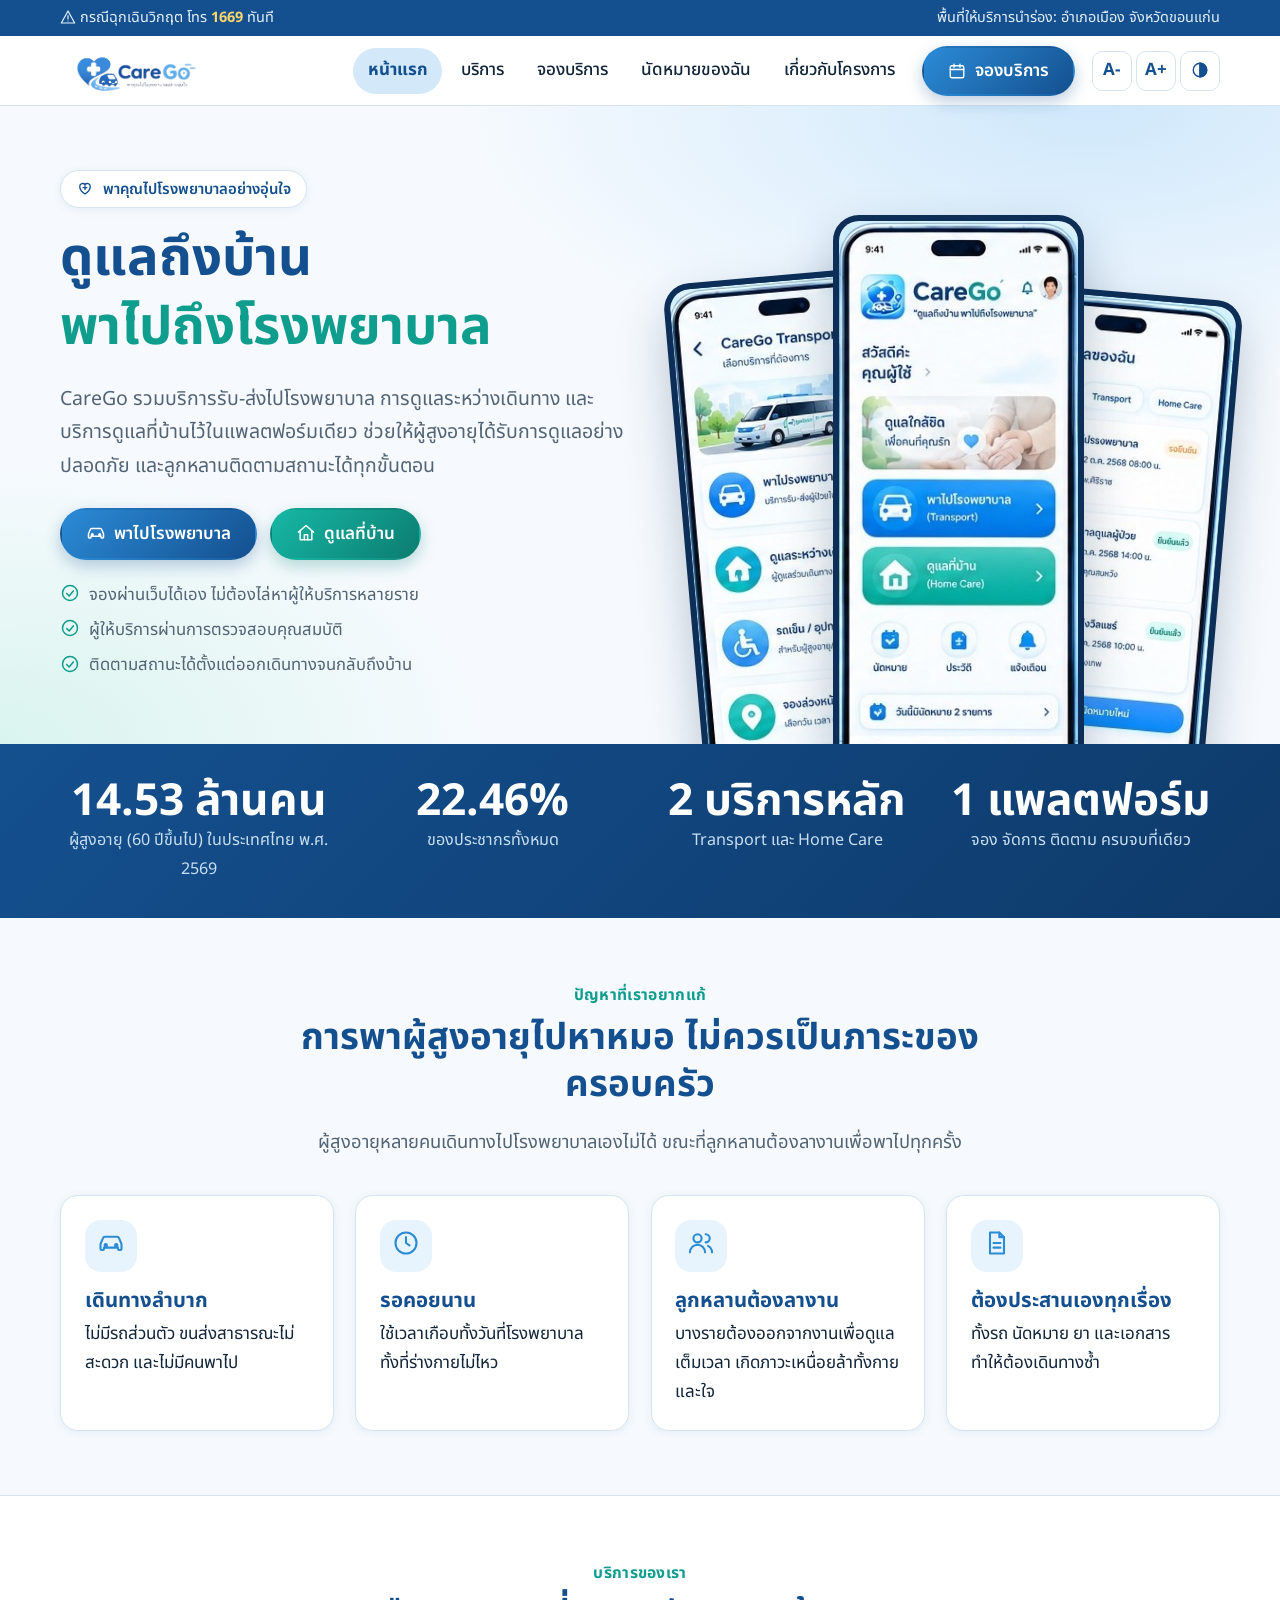
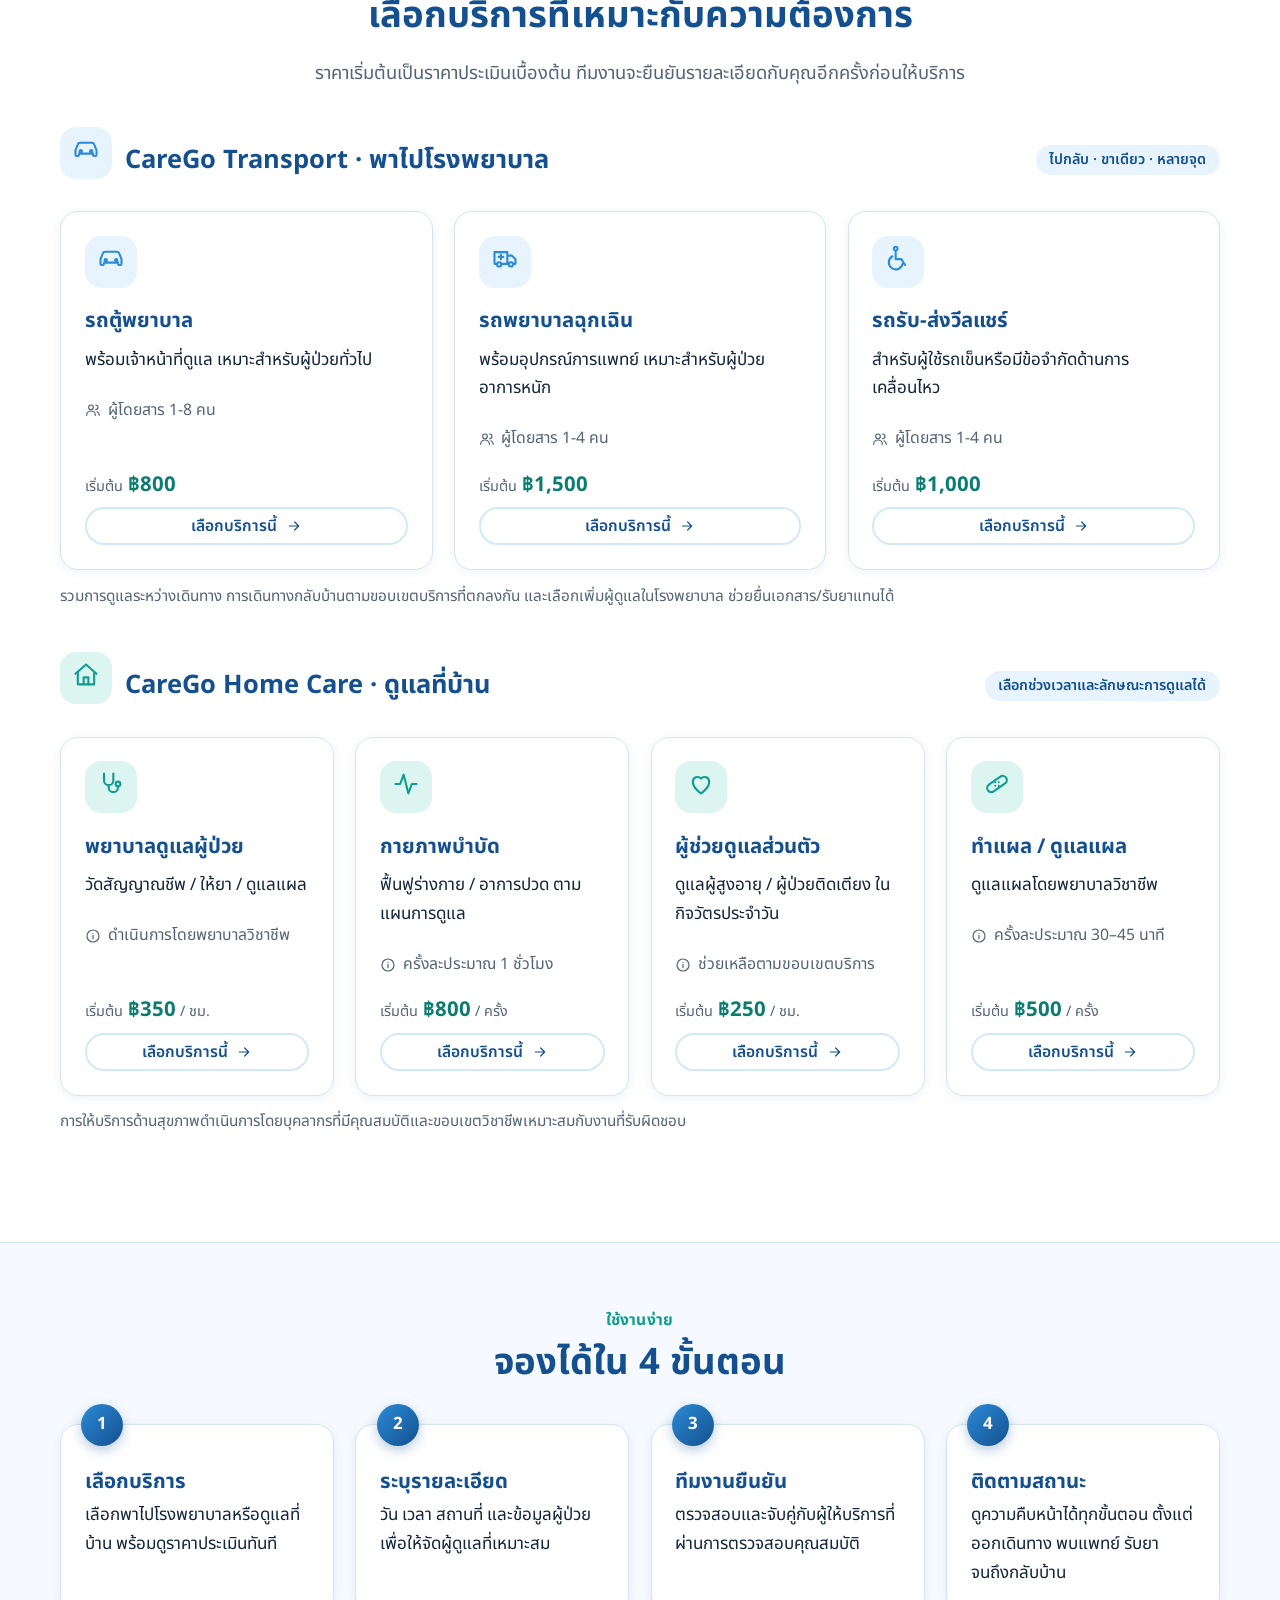
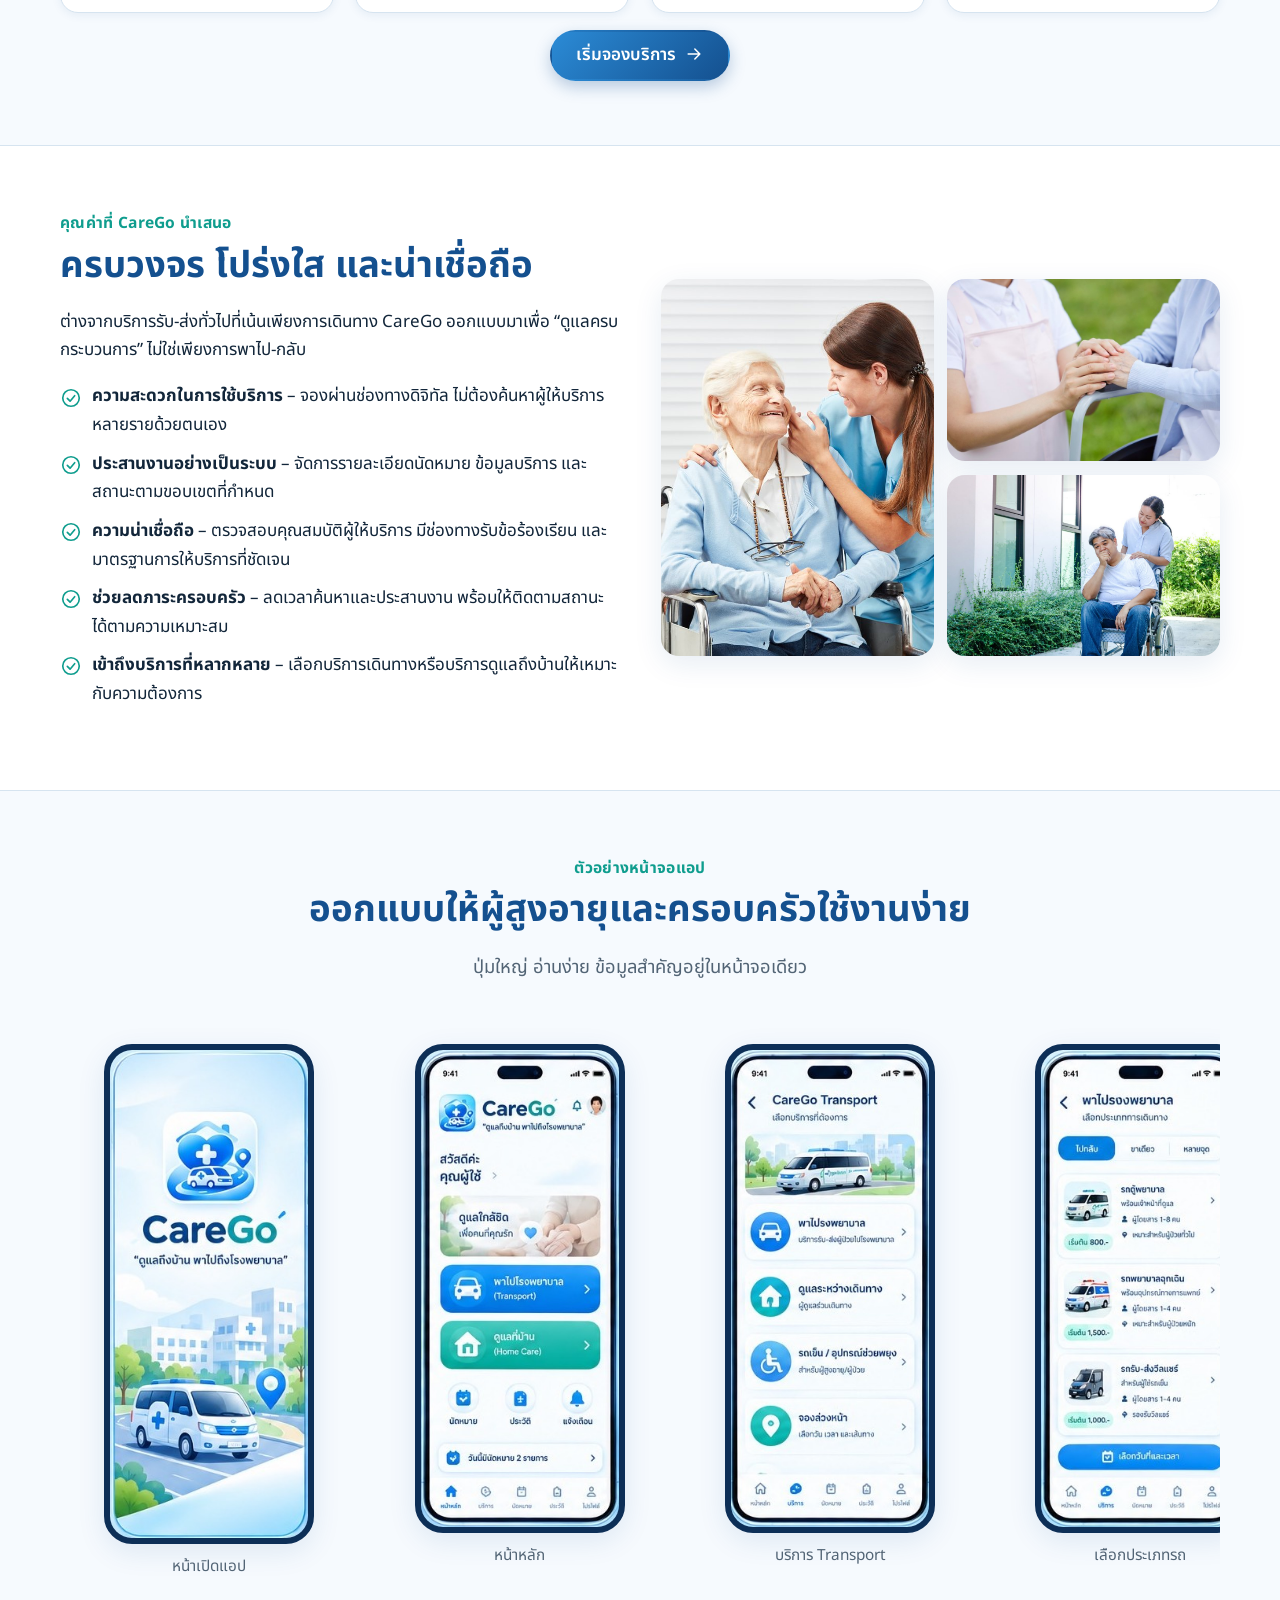
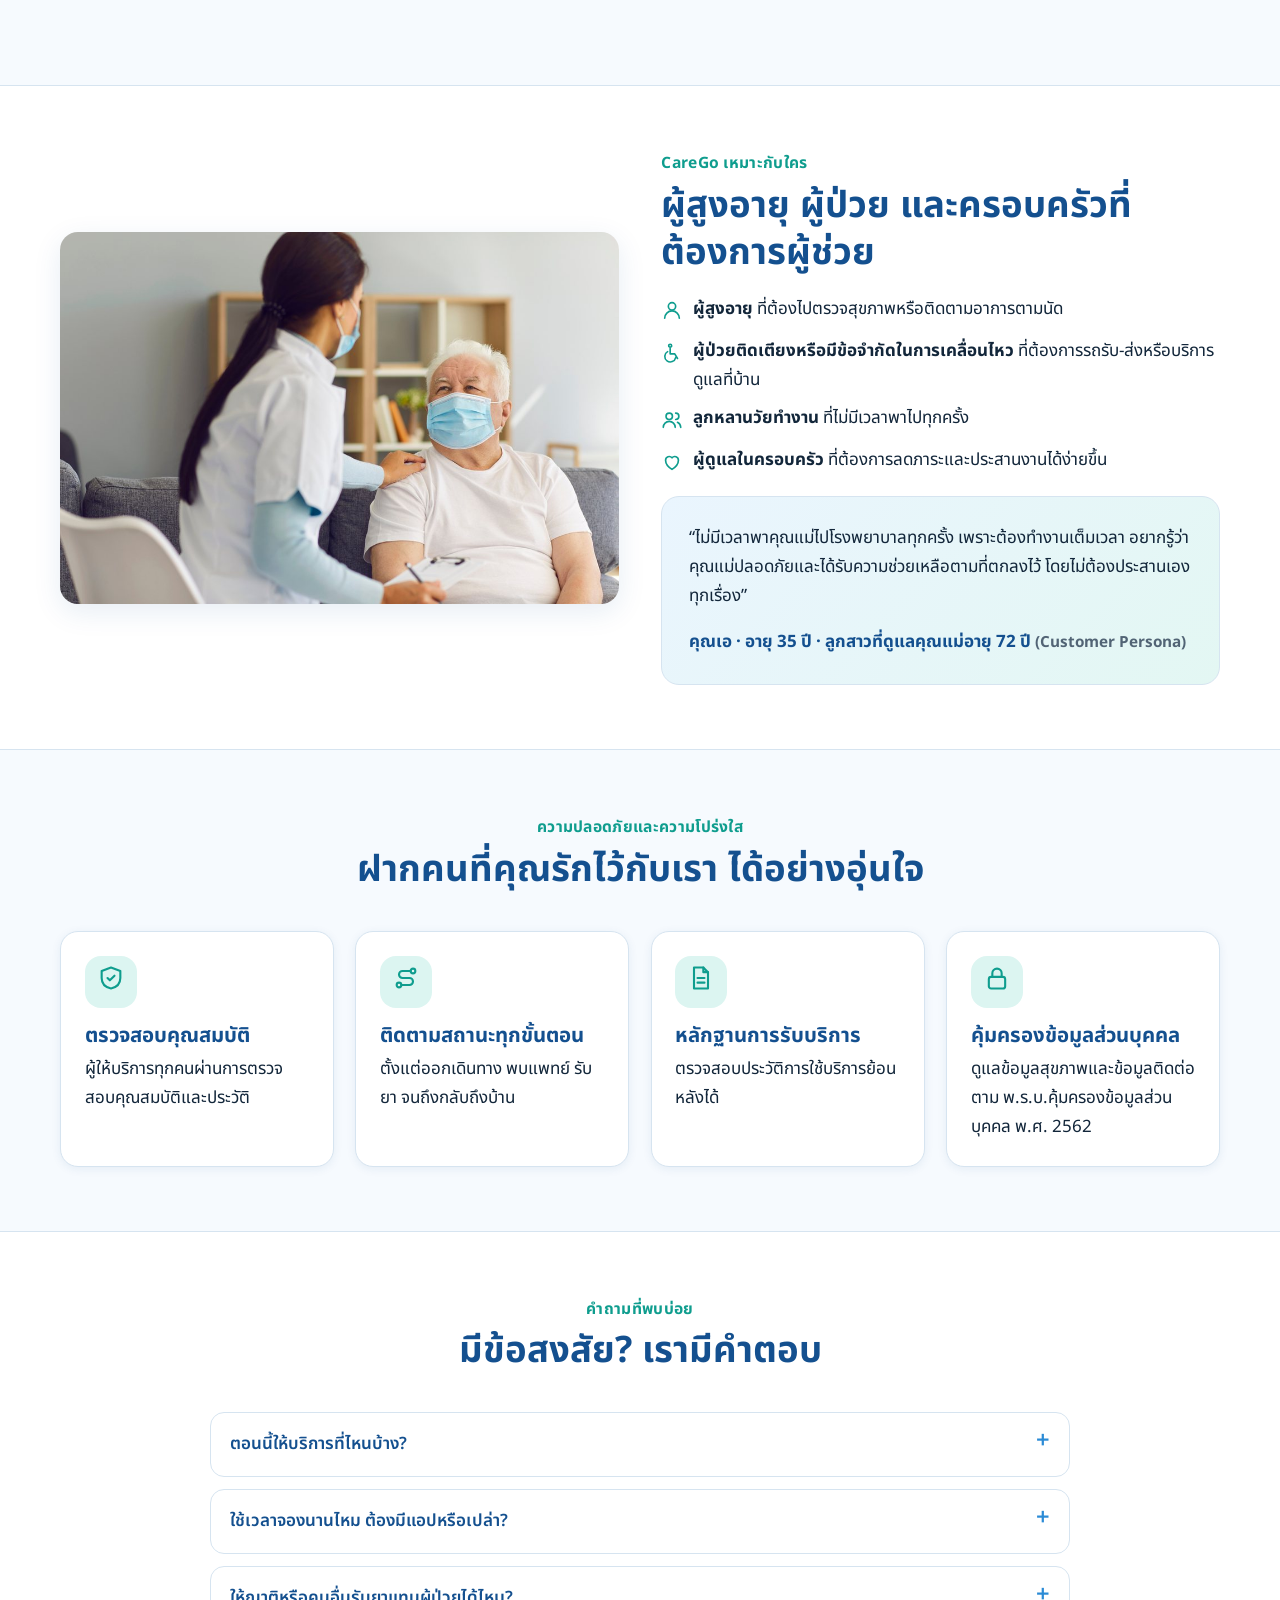
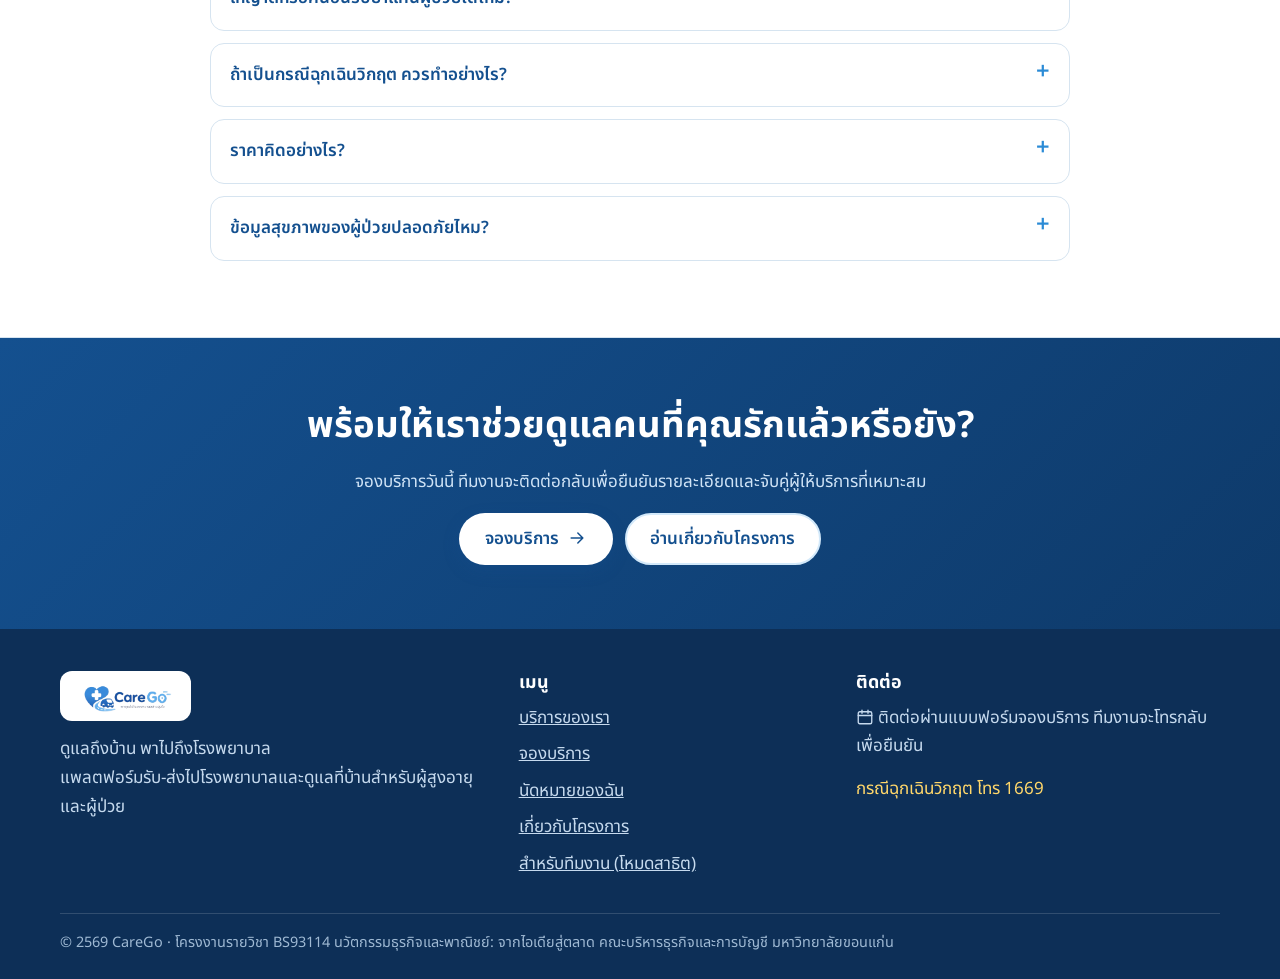
<file: index.html>
<!DOCTYPE html>
<html lang="th" data-fs="1">
<head>
  <meta charset="utf-8">
  <meta name="viewport" content="width=device-width, initial-scale=1">
  <title>CareGo – ดูแลถึงบ้าน พาไปถึงโรงพยาบาล</title>
  <meta name="description" content="CareGo แพลตฟอร์มบริการรับ-ส่งไปโรงพยาบาลและดูแลที่บ้านสำหรับผู้สูงอายุและผู้ป่วย จองง่าย ติดตามสถานะได้ทุกขั้นตอน พื้นที่นำร่องจังหวัดขอนแก่น">
  <meta name="theme-color" content="#14508f">
  <link rel="icon" href="assets/app-icon.jpg">
  <link rel="preconnect" href="https://fonts.googleapis.com">
  <link rel="preconnect" href="https://fonts.gstatic.com" crossorigin>
  <link href="https://fonts.googleapis.com/css2?family=Noto+Sans+Thai:wght@400;500;600;700&display=swap" rel="stylesheet">
  <link rel="stylesheet" href="css/style.css">
</head>
<body data-page="home">
<div id="site-header"></div>

<main id="main">
  <!-- ===== Hero ===== -->
  <section class="hero">
    <div class="wrap hero-grid">
      <div>
        <span class="eyebrow"><span data-icon="heart-plus" data-size="18"></span> พาคุณไปโรงพยาบาลอย่างอุ่นใจ</span>
        <h1>ดูแลถึงบ้าน<br><span class="accent">พาไปถึงโรงพยาบาล</span></h1>
        <p class="lead">CareGo รวมบริการรับ-ส่งไปโรงพยาบาล การดูแลระหว่างเดินทาง และบริการดูแลที่บ้านไว้ในแพลตฟอร์มเดียว ช่วยให้ผู้สูงอายุได้รับการดูแลอย่างปลอดภัย และลูกหลานติดตามสถานะได้ทุกขั้นตอน</p>
        <div class="hero-cta">
          <a class="btn btn-primary" href="booking.html?type=transport"><span data-icon="car" data-size="20"></span> พาไปโรงพยาบาล</a>
          <a class="btn btn-teal" href="booking.html?type=homecare"><span data-icon="home" data-size="20"></span> ดูแลที่บ้าน</a>
        </div>
        <ul class="hero-points">
          <li><span data-icon="check-circle" data-size="20"></span> จองผ่านเว็บได้เอง ไม่ต้องไล่หาผู้ให้บริการหลายราย</li>
          <li><span data-icon="check-circle" data-size="20"></span> ผู้ให้บริการผ่านการตรวจสอบคุณสมบัติ</li>
          <li><span data-icon="check-circle" data-size="20"></span> ติดตามสถานะได้ตั้งแต่ออกเดินทางจนกลับถึงบ้าน</li>
        </ul>
      </div>
      <div class="hero-visual" aria-hidden="true">
        <div class="phone p1"><img src="assets/screen-transport.jpg" alt=""></div>
        <div class="phone p2"><img src="assets/screen-home.jpg" alt=""></div>
        <div class="phone p3"><img src="assets/screen-mybookings.jpg" alt=""></div>
      </div>
    </div>
  </section>

  <!-- ===== ตัวเลขสำคัญ ===== -->
  <section class="band" style="padding:2rem 0">
    <div class="wrap stats">
      <div class="stat"><b>14.53 ล้านคน</b><span>ผู้สูงอายุ (60 ปีขึ้นไป) ในประเทศไทย พ.ศ. 2569</span></div>
      <div class="stat"><b>22.46%</b><span>ของประชากรทั้งหมด</span></div>
      <div class="stat"><b>2 บริการหลัก</b><span>Transport และ Home Care</span></div>
      <div class="stat"><b>1 แพลตฟอร์ม</b><span>จอง จัดการ ติดตาม ครบจบที่เดียว</span></div>
    </div>
  </section>

  <!-- ===== ปัญหา ===== -->
  <section id="problems">
    <div class="wrap">
      <div class="section-head">
        <div class="kicker">ปัญหาที่เราอยากแก้</div>
        <h2>การพาผู้สูงอายุไปหาหมอ ไม่ควรเป็นภาระของครอบครัว</h2>
        <p>ผู้สูงอายุหลายคนเดินทางไปโรงพยาบาลเองไม่ได้ ขณะที่ลูกหลานต้องลางานเพื่อพาไปทุกครั้ง</p>
      </div>
      <div class="grid g4">
        <article class="card"><div class="icon-badge"><span data-icon="car"></span></div><h3>เดินทางลำบาก</h3><p>ไม่มีรถส่วนตัว ขนส่งสาธารณะไม่สะดวก และไม่มีคนพาไป</p></article>
        <article class="card"><div class="icon-badge"><span data-icon="clock"></span></div><h3>รอคอยนาน</h3><p>ใช้เวลาเกือบทั้งวันที่โรงพยาบาล ทั้งที่ร่างกายไม่ไหว</p></article>
        <article class="card"><div class="icon-badge"><span data-icon="users"></span></div><h3>ลูกหลานต้องลางาน</h3><p>บางรายต้องออกจากงานเพื่อดูแลเต็มเวลา เกิดภาวะเหนื่อยล้าทั้งกายและใจ</p></article>
        <article class="card"><div class="icon-badge"><span data-icon="file"></span></div><h3>ต้องประสานเองทุกเรื่อง</h3><p>ทั้งรถ นัดหมาย ยา และเอกสาร ทำให้ต้องเดินทางซ้ำ</p></article>
      </div>
    </div>
  </section>

  <!-- ===== บริการ ===== -->
  <section id="services" class="alt">
    <div class="wrap">
      <div class="section-head">
        <div class="kicker">บริการของเรา</div>
        <h2>เลือกบริการที่เหมาะกับความต้องการ</h2>
        <p>ราคาเริ่มต้นเป็นราคาประเมินเบื้องต้น ทีมงานจะยืนยันรายละเอียดกับคุณอีกครั้งก่อนให้บริการ</p>
      </div>

      <div class="svc-block">
        <div class="svc-title">
          <div class="icon-badge"><span data-icon="car"></span></div>
          <h3>CareGo Transport · พาไปโรงพยาบาล</h3>
          <span class="tag">ไปกลับ · ขาเดียว · หลายจุด</span>
        </div>
        <div class="grid g3" id="vehicleCards"></div>
        <p class="hint" style="margin-top:.8rem">รวมการดูแลระหว่างเดินทาง การเดินทางกลับบ้านตามขอบเขตบริการที่ตกลงกัน และเลือกเพิ่มผู้ดูแลในโรงพยาบาล ช่วยยื่นเอกสาร/รับยาแทนได้</p>
      </div>

      <div class="svc-block">
        <div class="svc-title">
          <div class="icon-badge teal"><span data-icon="home"></span></div>
          <h3>CareGo Home Care · ดูแลที่บ้าน</h3>
          <span class="tag">เลือกช่วงเวลาและลักษณะการดูแลได้</span>
        </div>
        <div class="grid g4" id="homeCards"></div>
        <p class="hint" style="margin-top:.8rem">การให้บริการด้านสุขภาพดำเนินการโดยบุคลากรที่มีคุณสมบัติและขอบเขตวิชาชีพเหมาะสมกับงานที่รับผิดชอบ</p>
      </div>
    </div>
  </section>

  <!-- ===== ขั้นตอน ===== -->
  <section id="how">
    <div class="wrap">
      <div class="section-head">
        <div class="kicker">ใช้งานง่าย</div>
        <h2>จองได้ใน 4 ขั้นตอน</h2>
      </div>
      <div class="steps">
        <div class="card step"><h3>เลือกบริการ</h3><p>เลือกพาไปโรงพยาบาลหรือดูแลที่บ้าน พร้อมดูราคาประเมินทันที</p></div>
        <div class="card step"><h3>ระบุรายละเอียด</h3><p>วัน เวลา สถานที่ และข้อมูลผู้ป่วย เพื่อให้จัดผู้ดูแลที่เหมาะสม</p></div>
        <div class="card step"><h3>ทีมงานยืนยัน</h3><p>ตรวจสอบและจับคู่กับผู้ให้บริการที่ผ่านการตรวจสอบคุณสมบัติ</p></div>
        <div class="card step"><h3>ติดตามสถานะ</h3><p>ดูความคืบหน้าได้ทุกขั้นตอน ตั้งแต่ออกเดินทาง พบแพทย์ รับยา จนถึงกลับบ้าน</p></div>
      </div>
      <div class="btn-row"><a class="btn btn-primary" href="booking.html">เริ่มจองบริการ <span data-icon="arrow-right" data-size="20"></span></a></div>
    </div>
  </section>

  <!-- ===== คุณค่า ===== -->
  <section class="alt" id="value">
    <div class="wrap split">
      <div>
        <div class="kicker">คุณค่าที่ CareGo นำเสนอ</div>
        <h2>ครบวงจร โปร่งใส และน่าเชื่อถือ</h2>
        <p>ต่างจากบริการรับ-ส่งทั่วไปที่เน้นเพียงการเดินทาง CareGo ออกแบบมาเพื่อ “ดูแลครบกระบวนการ” ไม่ใช่เพียงการพาไป-กลับ</p>
        <ul class="checklist">
          <li><span data-icon="check-circle" data-size="22"></span><span><b>ความสะดวกในการใช้บริการ</b> – จองผ่านช่องทางดิจิทัล ไม่ต้องค้นหาผู้ให้บริการหลายรายด้วยตนเอง</span></li>
          <li><span data-icon="check-circle" data-size="22"></span><span><b>ประสานงานอย่างเป็นระบบ</b> – จัดการรายละเอียดนัดหมาย ข้อมูลบริการ และสถานะตามขอบเขตที่กำหนด</span></li>
          <li><span data-icon="check-circle" data-size="22"></span><span><b>ความน่าเชื่อถือ</b> – ตรวจสอบคุณสมบัติผู้ให้บริการ มีช่องทางรับข้อร้องเรียน และมาตรฐานการให้บริการที่ชัดเจน</span></li>
          <li><span data-icon="check-circle" data-size="22"></span><span><b>ช่วยลดภาระครอบครัว</b> – ลดเวลาค้นหาและประสานงาน พร้อมให้ติดตามสถานะได้ตามความเหมาะสม</span></li>
          <li><span data-icon="check-circle" data-size="22"></span><span><b>เข้าถึงบริการที่หลากหลาย</b> – เลือกบริการเดินทางหรือบริการดูแลถึงบ้านให้เหมาะกับความต้องการ</span></li>
        </ul>
      </div>
      <div class="photo-stack">
        <div class="photo"><img src="assets/care-nurse-elderly.jpg" alt="พยาบาลดูแลผู้สูงอายุบนรถเข็นด้วยรอยยิ้ม" loading="lazy"></div>
        <div class="photo"><img src="assets/care-hands-wheelchair.jpg" alt="พยาบาลจับมือผู้สูงอายุ" loading="lazy"></div>
        <div class="photo"><img src="assets/care-wheelchair-outdoor.jpg" alt="ผู้ช่วยดูแลผู้ป่วยบนรถเข็นกลางแจ้ง" loading="lazy"></div>
      </div>
    </div>
  </section>

  <!-- ===== ตัวอย่างหน้าจอแอป ===== -->
  <section id="app">
    <div class="wrap">
      <div class="section-head">
        <div class="kicker">ตัวอย่างหน้าจอแอป</div>
        <h2>ออกแบบให้ผู้สูงอายุและครอบครัวใช้งานง่าย</h2>
        <p>ปุ่มใหญ่ อ่านง่าย ข้อมูลสำคัญอยู่ในหน้าจอเดียว</p>
      </div>
      <div class="shots" tabindex="0" aria-label="ตัวอย่างหน้าจอแอป เลื่อนดูได้">
        <figure class="shot"><div class="phone-frame"><img src="assets/screen-splash.jpg" alt="หน้าเปิดแอป CareGo" loading="lazy"></div><figcaption>หน้าเปิดแอป</figcaption></figure>
        <figure class="shot"><div class="phone-frame"><img src="assets/screen-home.jpg" alt="หน้าหลักของแอป" loading="lazy"></div><figcaption>หน้าหลัก</figcaption></figure>
        <figure class="shot"><div class="phone-frame"><img src="assets/screen-transport.jpg" alt="หน้าเลือกบริการ CareGo Transport" loading="lazy"></div><figcaption>บริการ Transport</figcaption></figure>
        <figure class="shot"><div class="phone-frame"><img src="assets/screen-select.jpg" alt="หน้าเลือกประเภทรถและราคาเริ่มต้น" loading="lazy"></div><figcaption>เลือกประเภทรถ</figcaption></figure>
        <figure class="shot"><div class="phone-frame"><img src="assets/screen-homecare.jpg" alt="หน้าเลือกบริการดูแลที่บ้าน" loading="lazy"></div><figcaption>บริการดูแลที่บ้าน</figcaption></figure>
        <figure class="shot"><div class="phone-frame"><img src="assets/screen-mybookings.jpg" alt="หน้าข้อมูลการจองของฉัน" loading="lazy"></div><figcaption>ข้อมูลของฉัน</figcaption></figure>
      </div>
    </div>
  </section>

  <!-- ===== กลุ่มเป้าหมาย / persona ===== -->
  <section class="alt" id="who">
    <div class="wrap split">
      <div class="photo"><img src="assets/care-nurse-mask.jpg" alt="พยาบาลดูแลผู้สูงอายุที่บ้าน" loading="lazy"></div>
      <div>
        <div class="kicker">CareGo เหมาะกับใคร</div>
        <h2>ผู้สูงอายุ ผู้ป่วย และครอบครัวที่ต้องการผู้ช่วย</h2>
        <ul class="checklist">
          <li><span data-icon="user" data-size="22"></span><span><b>ผู้สูงอายุ</b> ที่ต้องไปตรวจสุขภาพหรือติดตามอาการตามนัด</span></li>
          <li><span data-icon="wheelchair" data-size="22"></span><span><b>ผู้ป่วยติดเตียงหรือมีข้อจำกัดในการเคลื่อนไหว</b> ที่ต้องการรถรับ-ส่งหรือบริการดูแลที่บ้าน</span></li>
          <li><span data-icon="users" data-size="22"></span><span><b>ลูกหลานวัยทำงาน</b> ที่ไม่มีเวลาพาไปทุกครั้ง</span></li>
          <li><span data-icon="heart" data-size="22"></span><span><b>ผู้ดูแลในครอบครัว</b> ที่ต้องการลดภาระและประสานงานได้ง่ายขึ้น</span></li>
        </ul>
        <div class="quote">
          <p>“ไม่มีเวลาพาคุณแม่ไปโรงพยาบาลทุกครั้ง เพราะต้องทำงานเต็มเวลา อยากรู้ว่าคุณแม่ปลอดภัยและได้รับความช่วยเหลือตามที่ตกลงไว้ โดยไม่ต้องประสานเองทุกเรื่อง”</p>
          <div class="who">คุณเอ · อายุ 35 ปี · ลูกสาวที่ดูแลคุณแม่อายุ 72 ปี <span class="hint">(Customer Persona)</span></div>
        </div>
      </div>
    </div>
  </section>

  <!-- ===== ความปลอดภัย ===== -->
  <section id="trust">
    <div class="wrap">
      <div class="section-head">
        <div class="kicker">ความปลอดภัยและความโปร่งใส</div>
        <h2>ฝากคนที่คุณรักไว้กับเรา ได้อย่างอุ่นใจ</h2>
      </div>
      <div class="grid g4">
        <article class="card"><div class="icon-badge teal"><span data-icon="shield"></span></div><h3>ตรวจสอบคุณสมบัติ</h3><p>ผู้ให้บริการทุกคนผ่านการตรวจสอบคุณสมบัติและประวัติ</p></article>
        <article class="card"><div class="icon-badge teal"><span data-icon="route"></span></div><h3>ติดตามสถานะทุกขั้นตอน</h3><p>ตั้งแต่ออกเดินทาง พบแพทย์ รับยา จนถึงกลับถึงบ้าน</p></article>
        <article class="card"><div class="icon-badge teal"><span data-icon="file"></span></div><h3>หลักฐานการรับบริการ</h3><p>ตรวจสอบประวัติการใช้บริการย้อนหลังได้</p></article>
        <article class="card"><div class="icon-badge teal"><span data-icon="lock"></span></div><h3>คุ้มครองข้อมูลส่วนบุคคล</h3><p>ดูแลข้อมูลสุขภาพและข้อมูลติดต่อตาม พ.ร.บ.คุ้มครองข้อมูลส่วนบุคคล พ.ศ. 2562</p></article>
      </div>
    </div>
  </section>

  <!-- ===== FAQ ===== -->
  <section class="alt" id="faq">
    <div class="wrap" style="max-width:860px">
      <div class="section-head">
        <div class="kicker">คำถามที่พบบ่อย</div>
        <h2>มีข้อสงสัย? เรามีคำตอบ</h2>
      </div>
      <div class="faq">
        <details><summary>ตอนนี้ให้บริการที่ไหนบ้าง?</summary><p>ระยะแรก (นำร่อง) ให้บริการในพื้นที่อำเภอเมือง จังหวัดขอนแก่น เพื่อประเมินผลการดำเนินงาน จากนั้นจะเพิ่มจำนวนผู้ให้บริการ สร้างความร่วมมือกับโรงพยาบาล คลินิก และชุมชน ก่อนขยายไปจังหวัดใกล้เคียง</p></details>
        <details><summary>ใช้เวลาจองนานไหม ต้องมีแอปหรือเปล่า?</summary><p>จองผ่านเว็บไซต์นี้ได้ทันที ไม่ต้องติดตั้งแอป ใช้เวลาประมาณ 3–5 นาที สำหรับผู้สูงอายุที่ไม่ถนัดใช้เทคโนโลยี ลูกหลานหรือผู้ดูแลสามารถจองแทนได้ และตามแผนของโครงการจะมีเจ้าหน้าที่/เครือข่ายชุมชนช่วยรับจองทางโทรศัพท์ด้วย</p></details>
        <details><summary>ให้ญาติหรือคนอื่นรับยาแทนผู้ป่วยได้ไหม?</summary><p>ผู้ที่ไม่ใช่ญาติต้องมีหนังสือมอบอำนาจจากผู้ป่วยจึงจะยื่นเอกสารและรับยาแทนได้ หลายครอบครัวยังไม่ทราบขั้นตอนนี้ ทำให้ต้องเดินทางไปซ้ำ ทีมงานจะแจ้งเอกสารที่ต้องเตรียมให้ก่อนวันนัด</p></details>
        <details><summary>ถ้าเป็นกรณีฉุกเฉินวิกฤต ควรทำอย่างไร?</summary><p>หากผู้ป่วยอยู่ในภาวะวิกฤต เช่น หมดสติ หายใจลำบาก เจ็บหน้าอกรุนแรง ให้โทร <b>1669</b> ทันที การจองผ่านเว็บไซต์ไม่ใช่ช่องทางแจ้งเหตุฉุกเฉิน</p></details>
        <details><summary>ราคาคิดอย่างไร?</summary><p>ราคาที่แสดงเป็นราคาประเมินเบื้องต้นจากประเภทบริการ รูปแบบเดินทาง ระยะทาง และบริการเสริม ทีมงานจะยืนยันราคาสุดท้ายกับคุณก่อนให้บริการ</p></details>
        <details><summary>ข้อมูลสุขภาพของผู้ป่วยปลอดภัยไหม?</summary><p>เราให้ความสำคัญกับการคุ้มครองข้อมูลส่วนบุคคล โดยเก็บเท่าที่จำเป็นเพื่อจัดบริการ และขอความยินยอมจากคุณก่อนส่งคำขอทุกครั้ง</p></details>
      </div>
    </div>
  </section>

  <!-- ===== CTA ===== -->
  <section class="band cta-band">
    <div class="wrap">
      <h2>พร้อมให้เราช่วยดูแลคนที่คุณรักแล้วหรือยัง?</h2>
      <p>จองบริการวันนี้ ทีมงานจะติดต่อกลับเพื่อยืนยันรายละเอียดและจับคู่ผู้ให้บริการที่เหมาะสม</p>
      <div class="btn-row"><a class="btn btn-primary" style="background:#fff;color:var(--navy)" href="booking.html">จองบริการ <span data-icon="arrow-right" data-size="20"></span></a>
      <a class="btn btn-ghost" href="about.html">อ่านเกี่ยวกับโครงการ</a></div>
    </div>
  </section>
</main>

<div id="site-footer"></div>

<script src="js/config.js"></script>
<script src="js/data.js"></script>
<script src="js/store.js"></script>
<script src="js/icons.js"></script>
<script src="js/layout.js"></script>
<script src="js/home.js"></script>
</body>
</html>
</file>
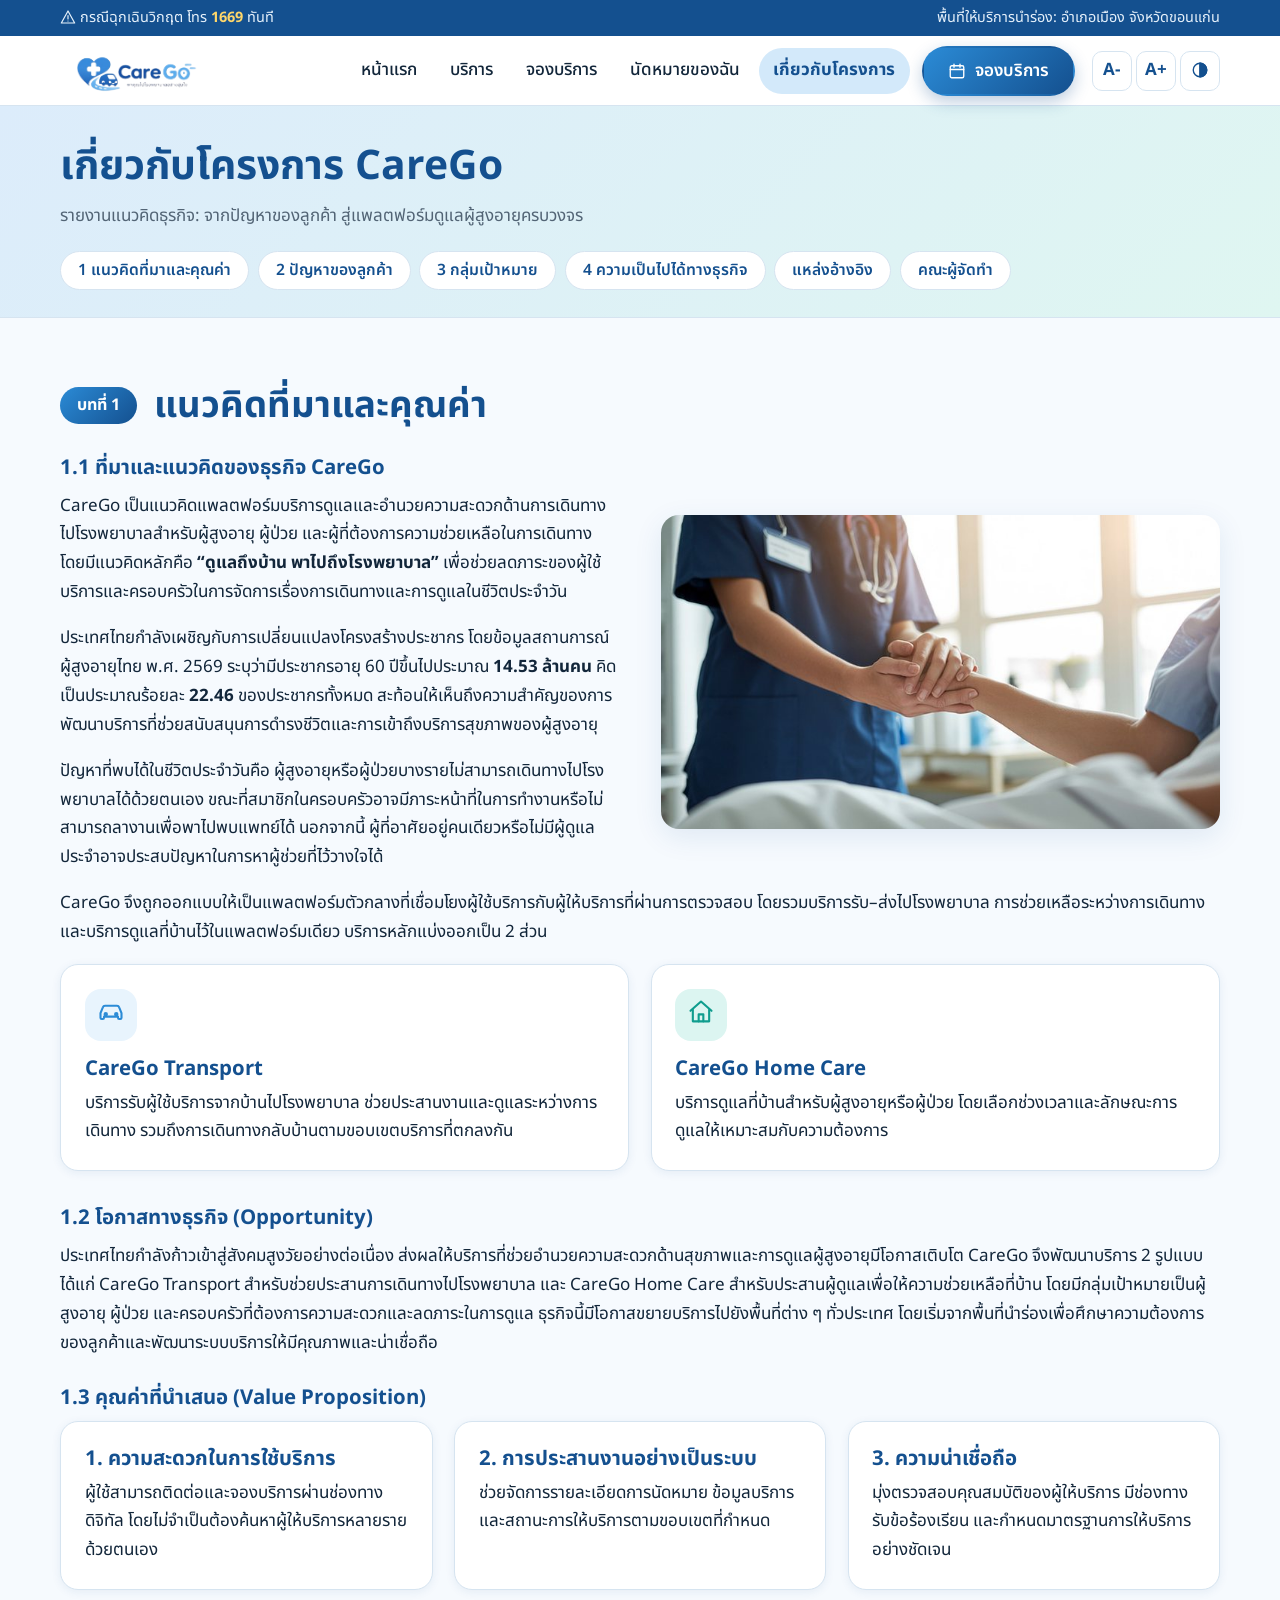
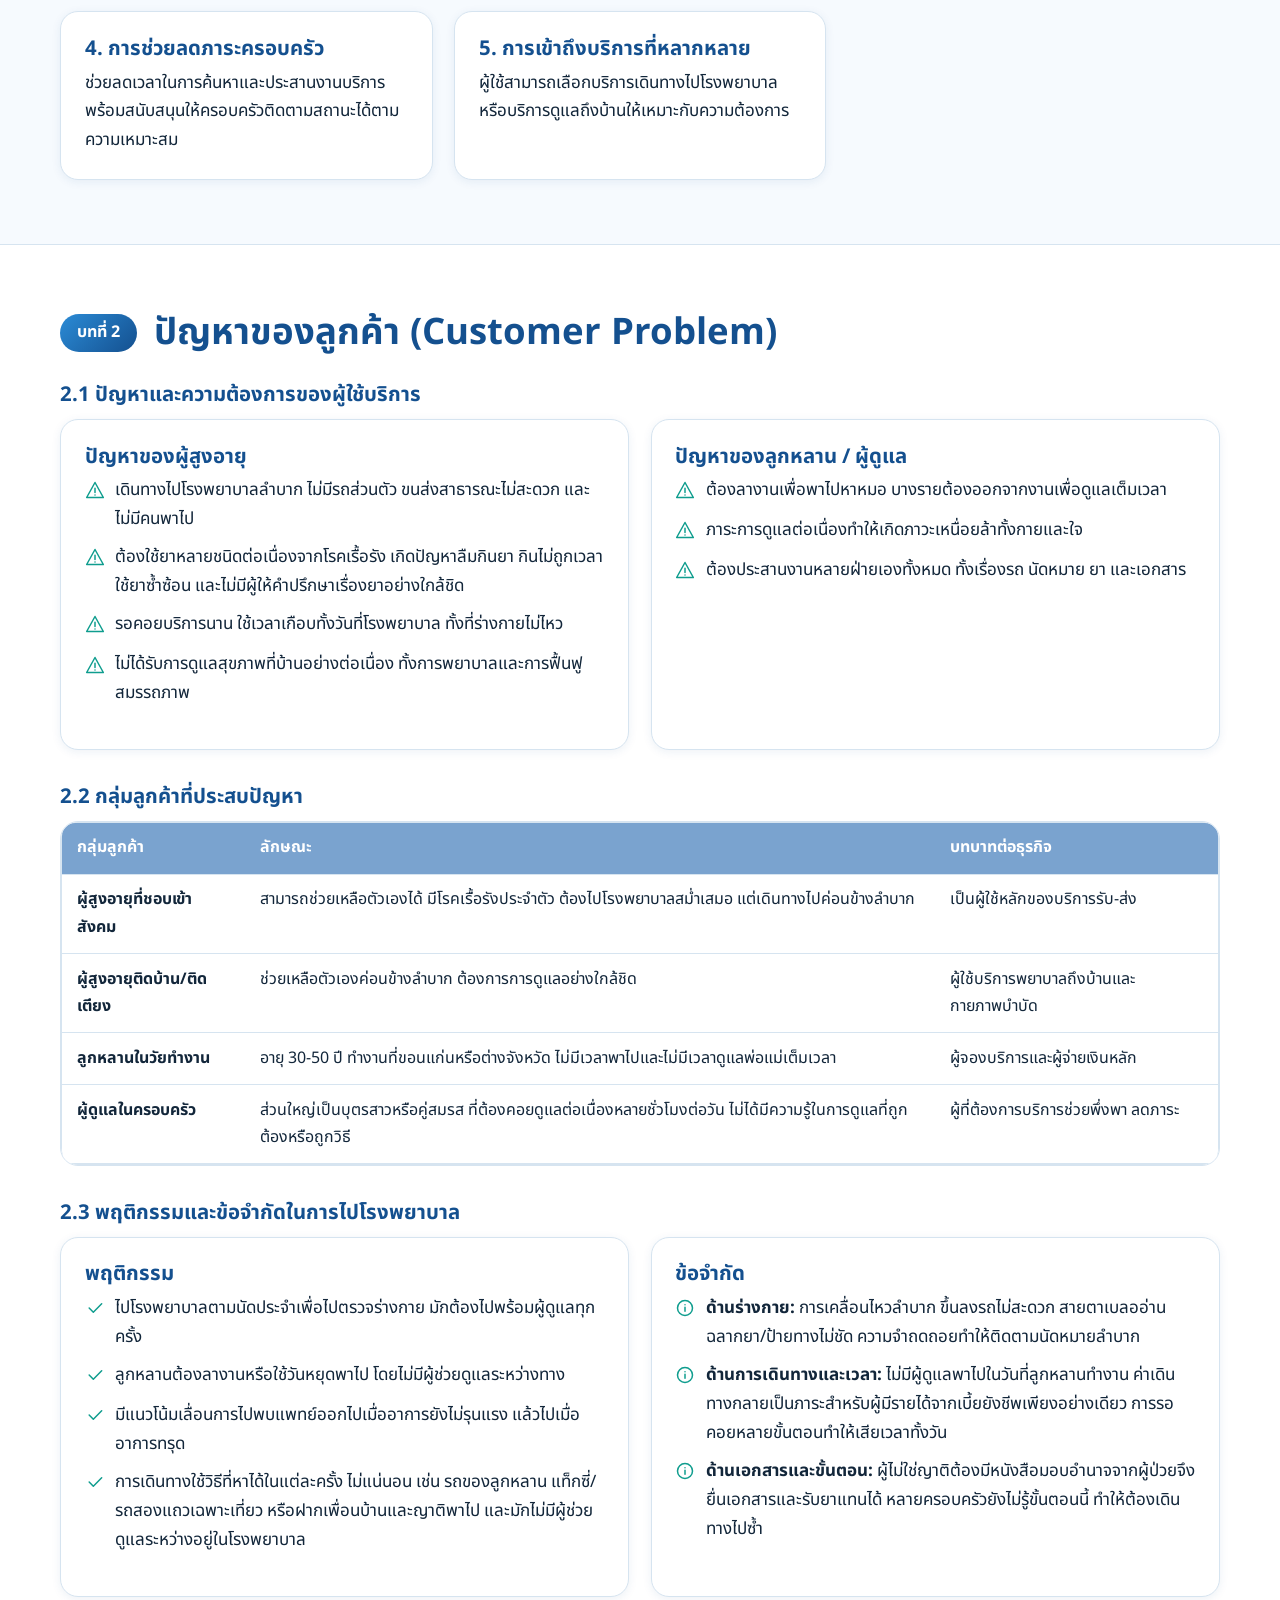
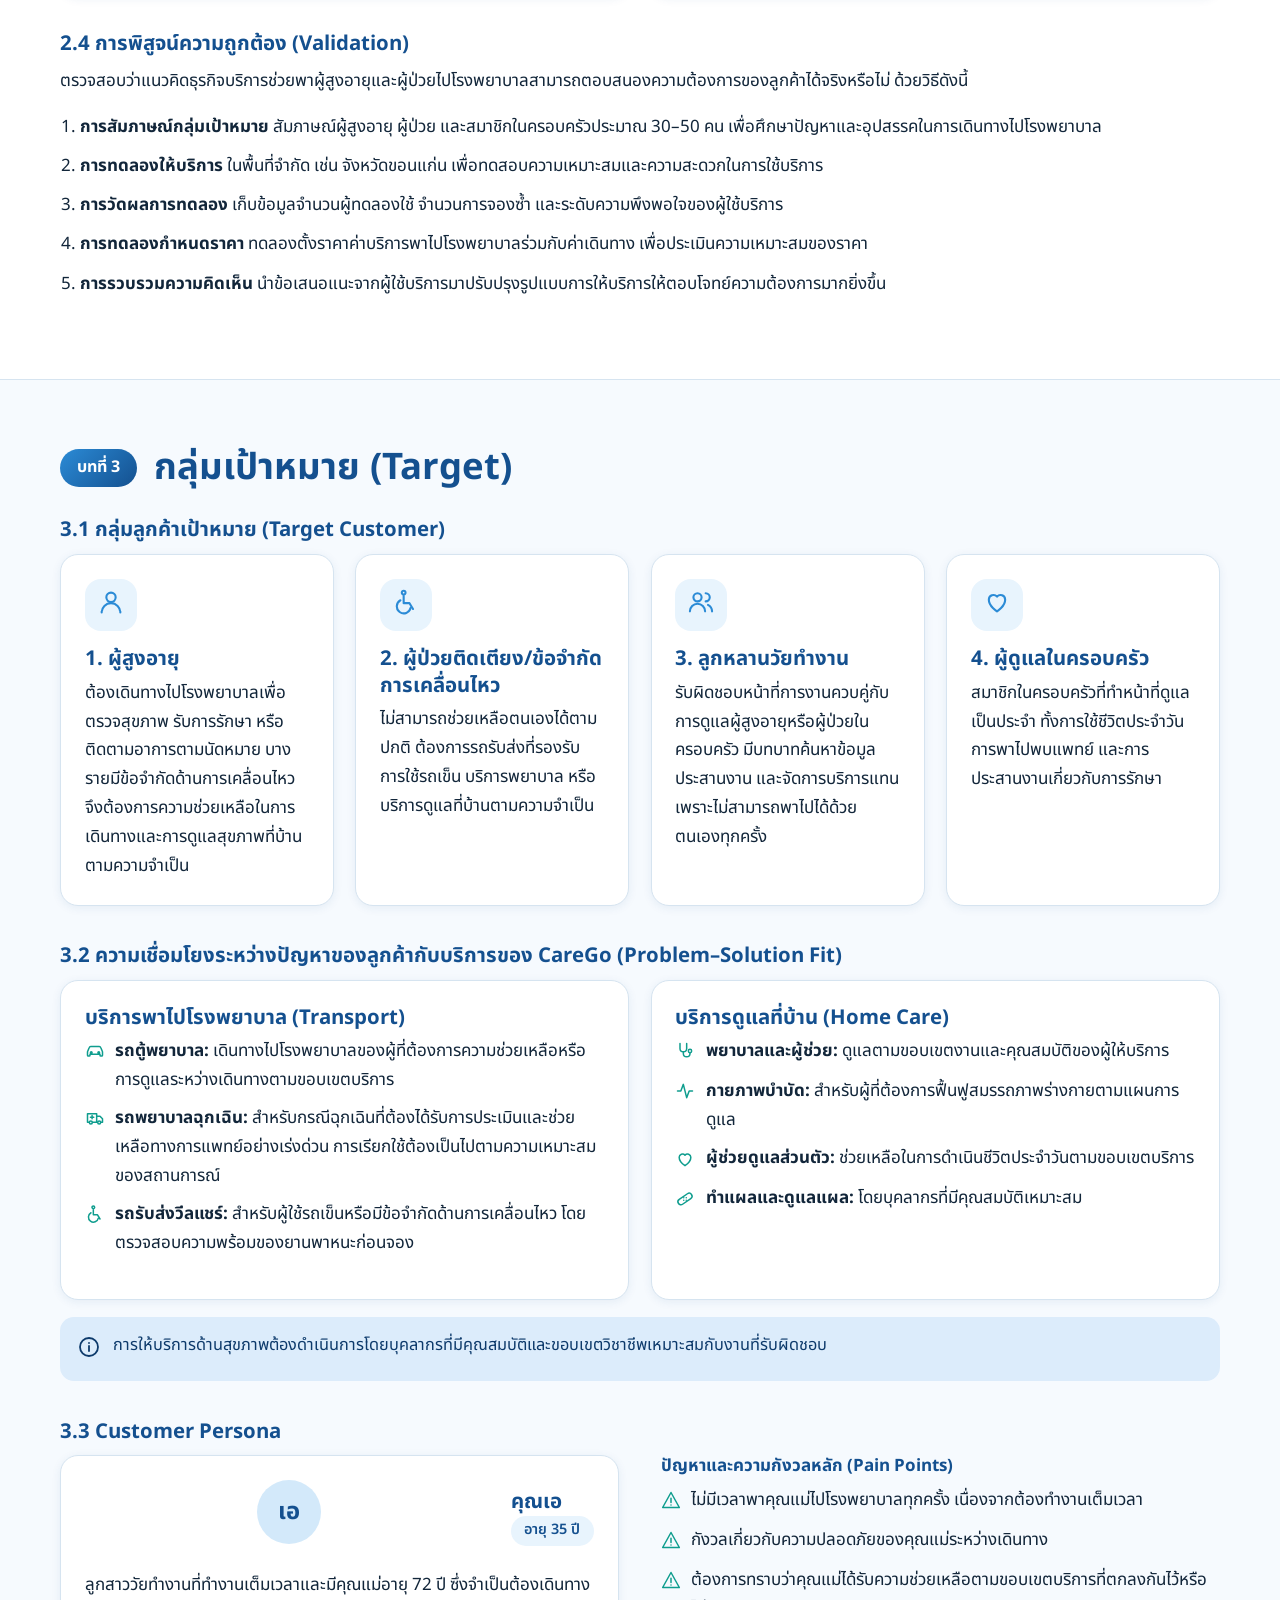
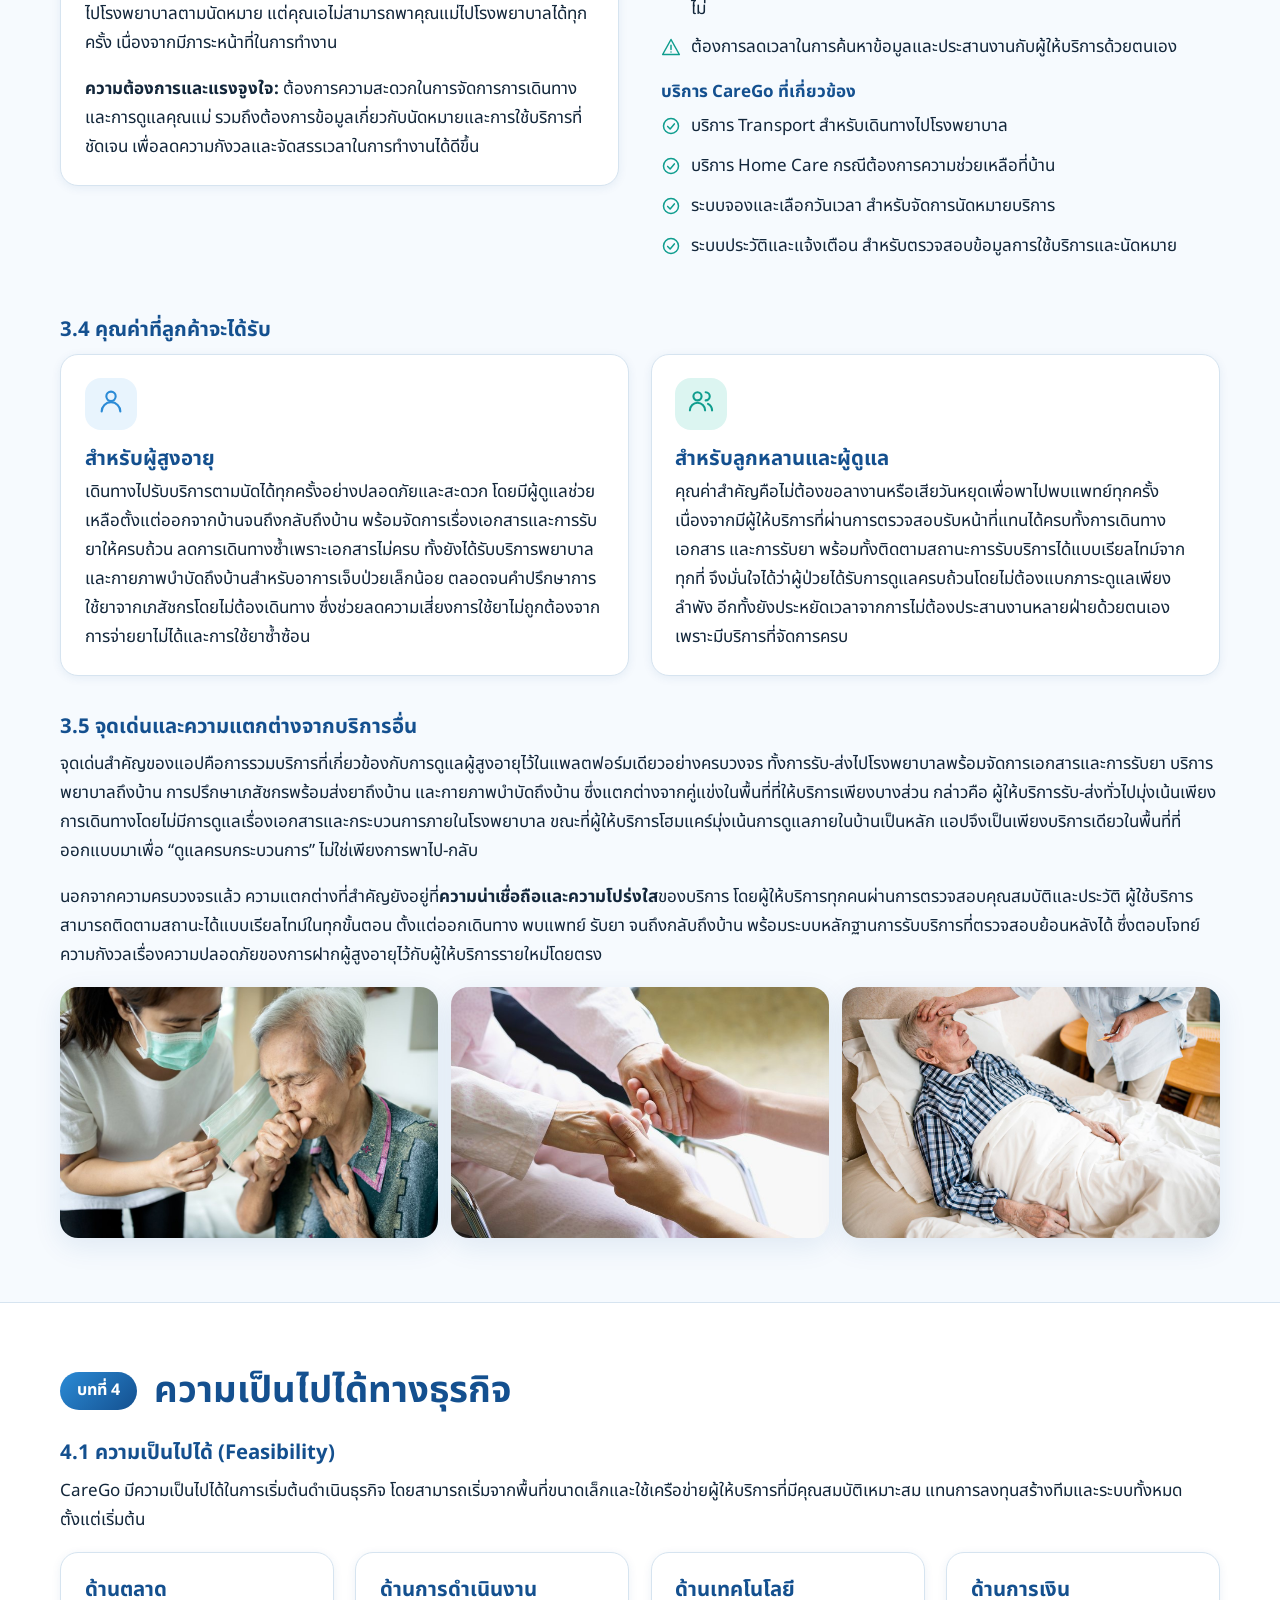
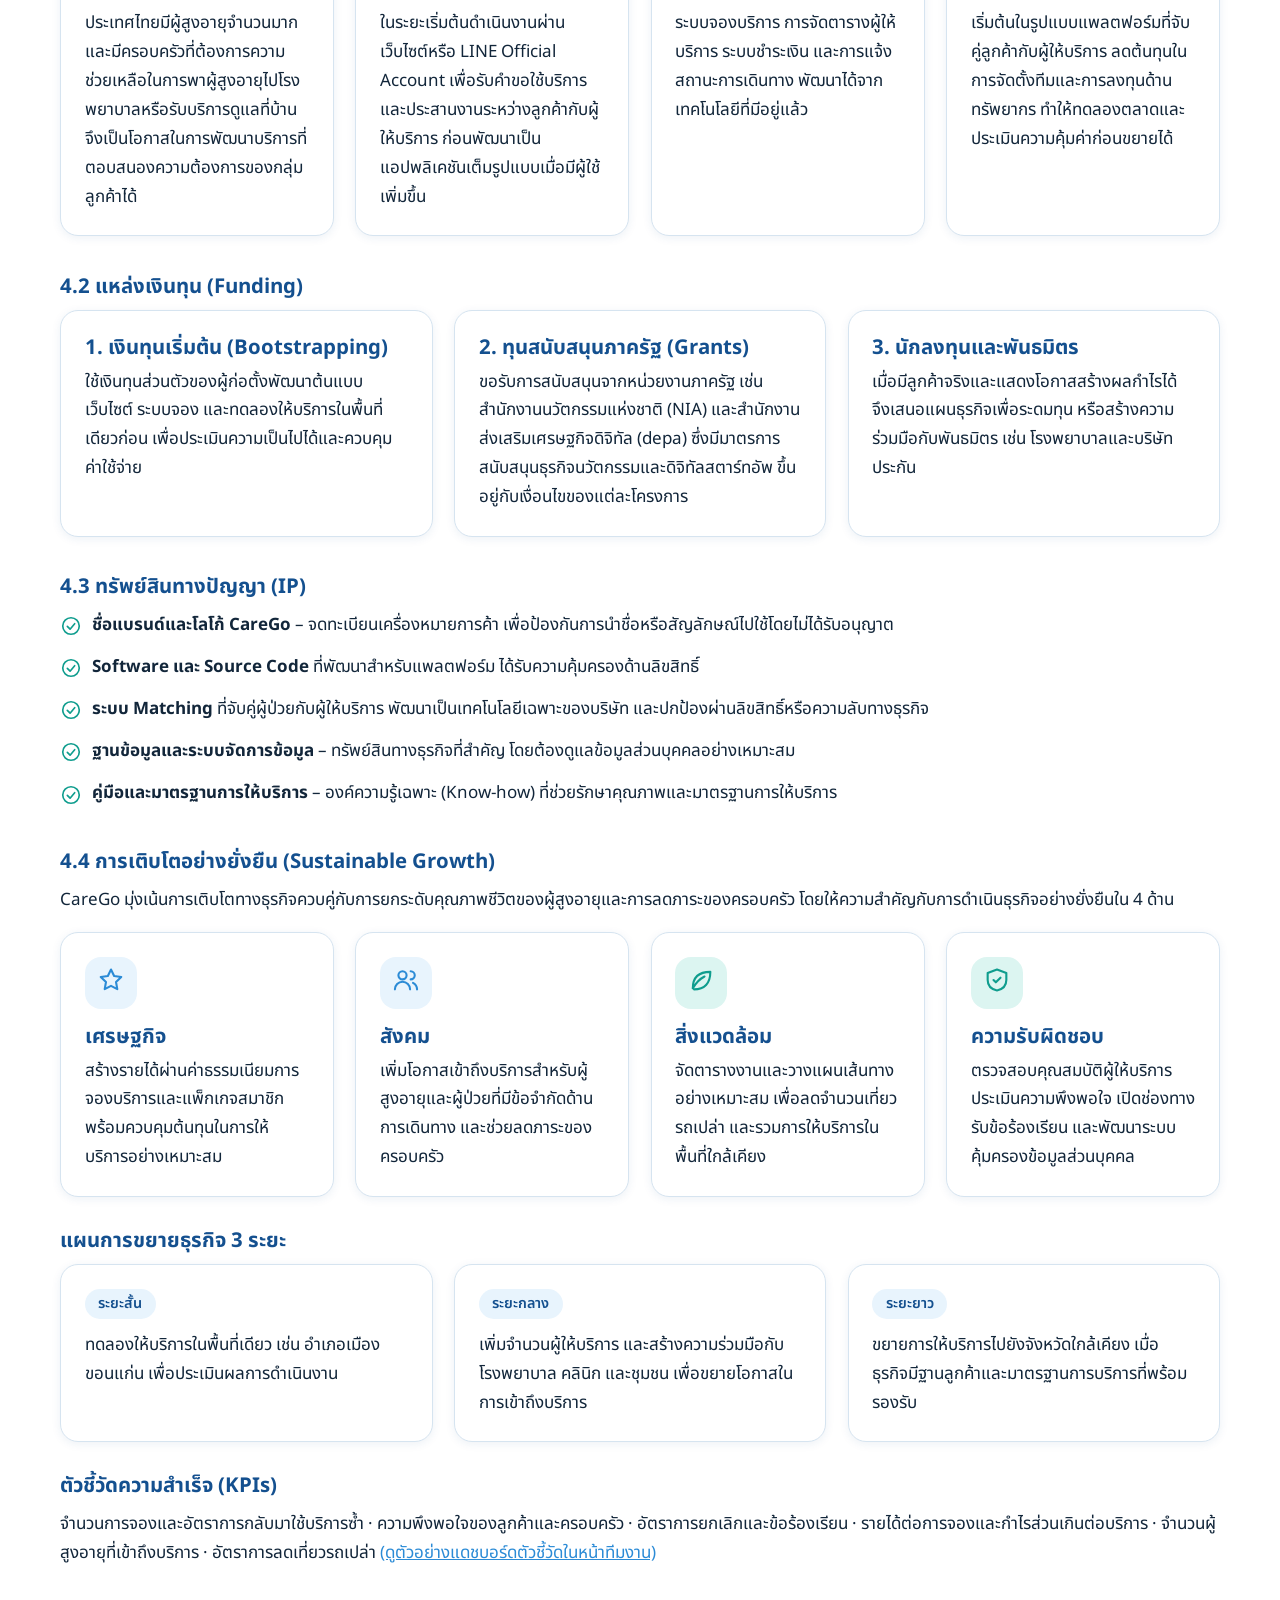
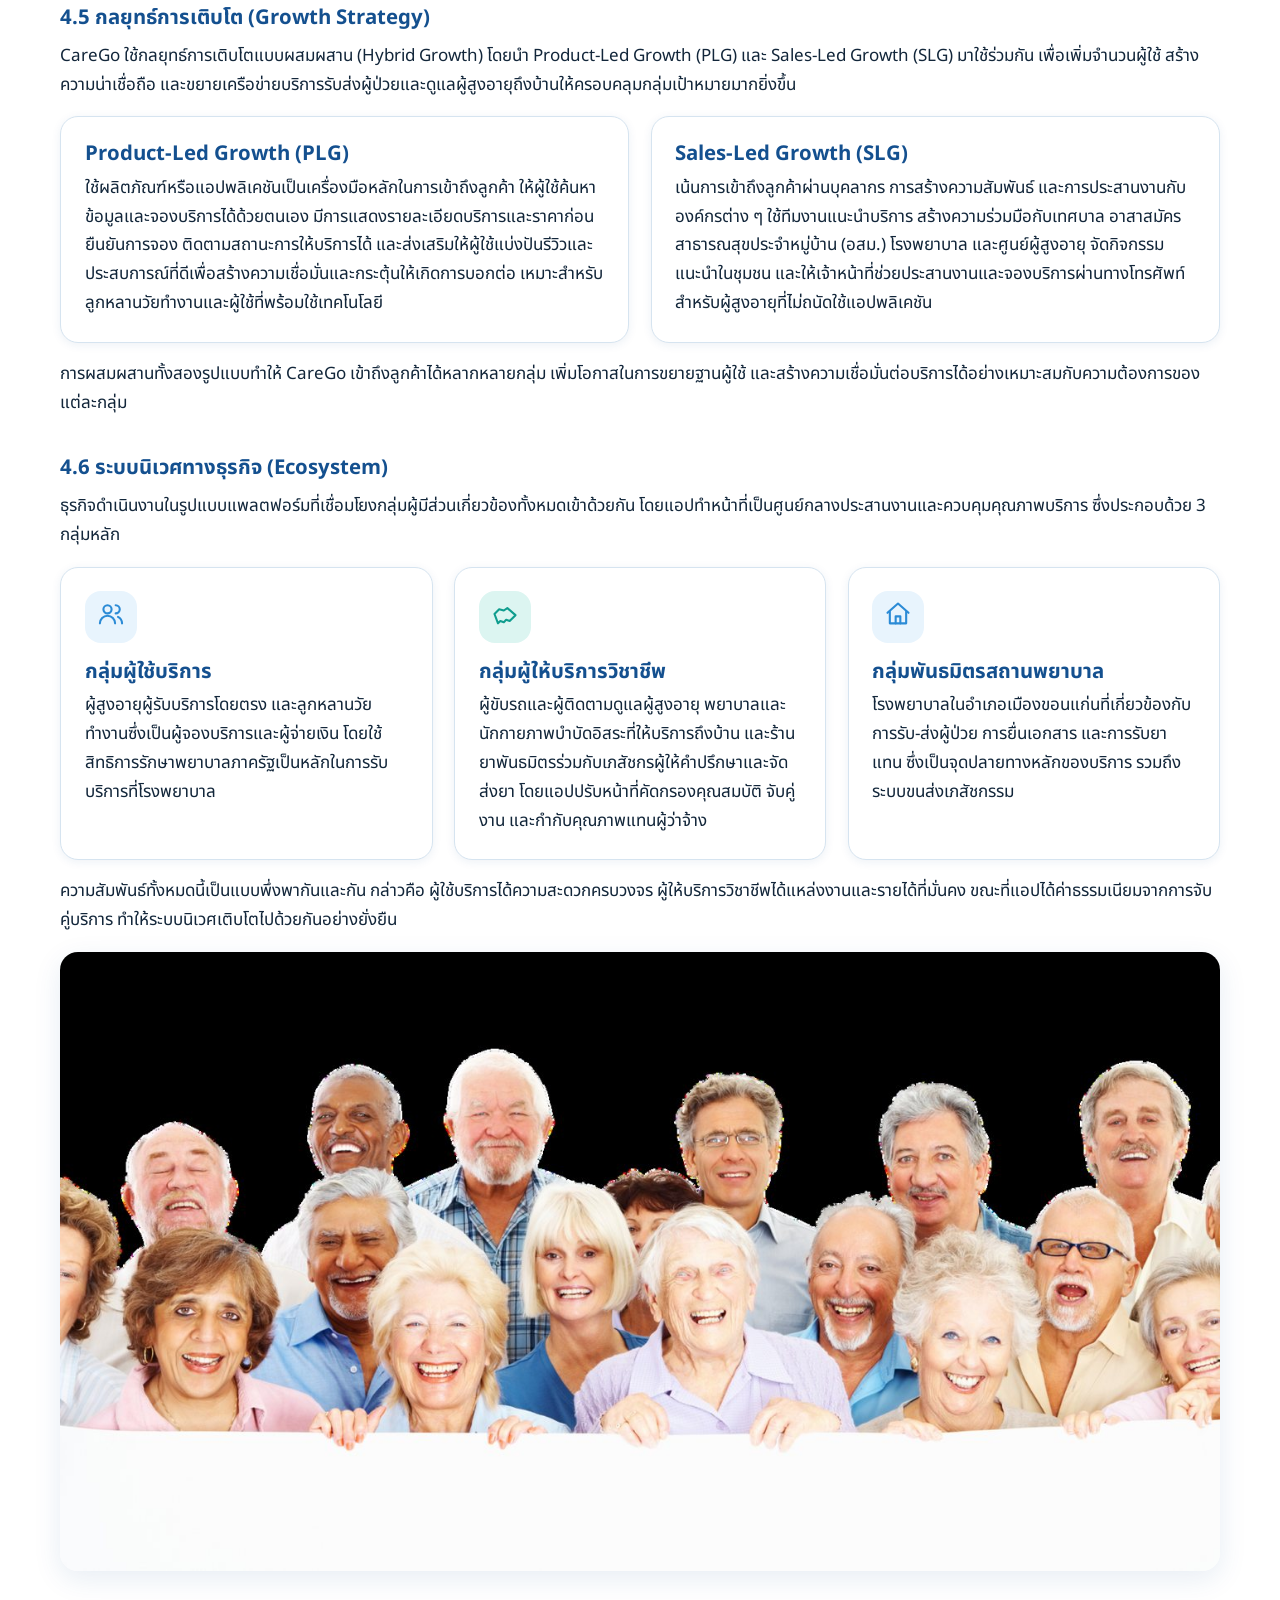
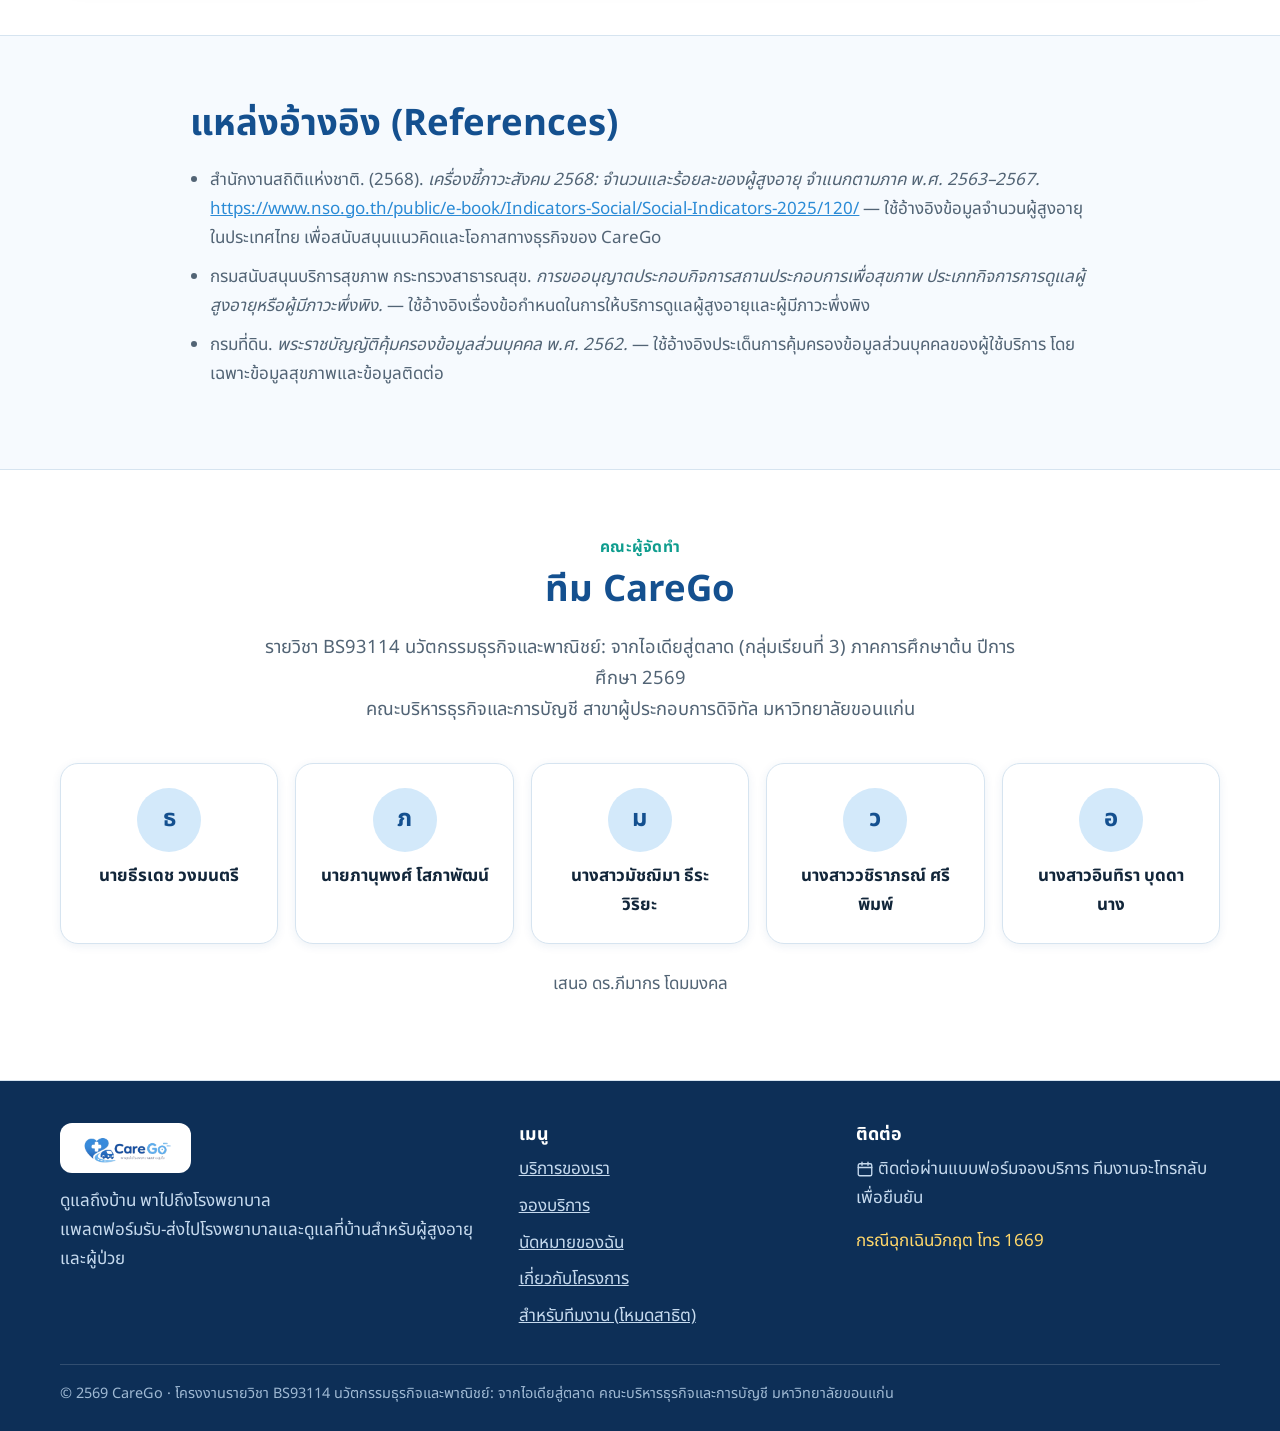
<file: about.html>
<!DOCTYPE html>
<html lang="th" data-fs="1">
<head>
  <meta charset="utf-8">
  <meta name="viewport" content="width=device-width, initial-scale=1">
  <title>เกี่ยวกับโครงการ CareGo – แนวคิด ปัญหา กลุ่มเป้าหมาย และความเป็นไปได้ทางธุรกิจ</title>
  <meta name="description" content="ที่มาและแนวคิดของ CareGo ปัญหาของลูกค้า กลุ่มเป้าหมาย Customer Persona ความเป็นไปได้ทางธุรกิจ แหล่งเงินทุน ทรัพย์สินทางปัญญา กลยุทธ์การเติบโต และระบบนิเวศ">
  <meta name="theme-color" content="#14508f">
  <link rel="icon" href="assets/app-icon.jpg">
  <link rel="preconnect" href="https://fonts.googleapis.com">
  <link rel="preconnect" href="https://fonts.gstatic.com" crossorigin>
  <link href="https://fonts.googleapis.com/css2?family=Noto+Sans+Thai:wght@400;500;600;700&display=swap" rel="stylesheet">
  <link rel="stylesheet" href="css/style.css">
</head>
<body data-page="about">
<div id="site-header"></div>

<main id="main">
  <div class="page-head">
    <div class="wrap">
      <h1>เกี่ยวกับโครงการ CareGo</h1>
      <p>รายงานแนวคิดธุรกิจ: จากปัญหาของลูกค้า สู่แพลตฟอร์มดูแลผู้สูงอายุครบวงจร</p>
      <nav class="toc" aria-label="สารบัญ">
        <a href="#ch1">1 แนวคิดที่มาและคุณค่า</a>
        <a href="#ch2">2 ปัญหาของลูกค้า</a>
        <a href="#ch3">3 กลุ่มเป้าหมาย</a>
        <a href="#ch4">4 ความเป็นไปได้ทางธุรกิจ</a>
        <a href="#refs">แหล่งอ้างอิง</a>
        <a href="#team">คณะผู้จัดทำ</a>
      </nav>
    </div>
  </div>

  <!-- ================= บทที่ 1 ================= -->
  <section class="chapter" id="ch1">
    <div class="wrap">
      <div class="chapter-head"><span class="chapter-no">บทที่ 1</span><h2>แนวคิดที่มาและคุณค่า</h2></div>

      <div class="split">
        <div>
          <h3>1.1 ที่มาและแนวคิดของธุรกิจ CareGo</h3>
          <p>CareGo เป็นแนวคิดแพลตฟอร์มบริการดูแลและอำนวยความสะดวกด้านการเดินทางไปโรงพยาบาลสำหรับผู้สูงอายุ ผู้ป่วย และผู้ที่ต้องการความช่วยเหลือในการเดินทาง โดยมีแนวคิดหลักคือ <b>“ดูแลถึงบ้าน พาไปถึงโรงพยาบาล”</b> เพื่อช่วยลดภาระของผู้ใช้บริการและครอบครัวในการจัดการเรื่องการเดินทางและการดูแลในชีวิตประจำวัน</p>
          <p>ประเทศไทยกำลังเผชิญกับการเปลี่ยนแปลงโครงสร้างประชากร โดยข้อมูลสถานการณ์ผู้สูงอายุไทย พ.ศ. 2569 ระบุว่ามีประชากรอายุ 60 ปีขึ้นไปประมาณ <b>14.53 ล้านคน</b> คิดเป็นประมาณร้อยละ <b>22.46</b> ของประชากรทั้งหมด สะท้อนให้เห็นถึงความสำคัญของการพัฒนาบริการที่ช่วยสนับสนุนการดำรงชีวิตและการเข้าถึงบริการสุขภาพของผู้สูงอายุ</p>
          <p>ปัญหาที่พบได้ในชีวิตประจำวันคือ ผู้สูงอายุหรือผู้ป่วยบางรายไม่สามารถเดินทางไปโรงพยาบาลได้ด้วยตนเอง ขณะที่สมาชิกในครอบครัวอาจมีภาระหน้าที่ในการทำงานหรือไม่สามารถลางานเพื่อพาไปพบแพทย์ได้ นอกจากนี้ ผู้ที่อาศัยอยู่คนเดียวหรือไม่มีผู้ดูแลประจำอาจประสบปัญหาในการหาผู้ช่วยที่ไว้วางใจได้</p>
        </div>
        <div class="photo"><img src="assets/care-nurse-hands.jpg" alt="พยาบาลจับมือผู้ป่วย" loading="lazy"></div>
      </div>

      <p>CareGo จึงถูกออกแบบให้เป็นแพลตฟอร์มตัวกลางที่เชื่อมโยงผู้ใช้บริการกับผู้ให้บริการที่ผ่านการตรวจสอบ โดยรวมบริการรับ–ส่งไปโรงพยาบาล การช่วยเหลือระหว่างการเดินทาง และบริการดูแลที่บ้านไว้ในแพลตฟอร์มเดียว บริการหลักแบ่งออกเป็น 2 ส่วน</p>
      <div class="grid g2" style="margin:1rem 0 2rem">
        <article class="card"><div class="icon-badge"><span data-icon="car"></span></div><h3>CareGo Transport</h3><p>บริการรับผู้ใช้บริการจากบ้านไปโรงพยาบาล ช่วยประสานงานและดูแลระหว่างการเดินทาง รวมถึงการเดินทางกลับบ้านตามขอบเขตบริการที่ตกลงกัน</p></article>
        <article class="card"><div class="icon-badge teal"><span data-icon="home"></span></div><h3>CareGo Home Care</h3><p>บริการดูแลที่บ้านสำหรับผู้สูงอายุหรือผู้ป่วย โดยเลือกช่วงเวลาและลักษณะการดูแลให้เหมาะสมกับความต้องการ</p></article>
      </div>

      <h3>1.2 โอกาสทางธุรกิจ (Opportunity)</h3>
      <p>ประเทศไทยกำลังก้าวเข้าสู่สังคมสูงวัยอย่างต่อเนื่อง ส่งผลให้บริการที่ช่วยอำนวยความสะดวกด้านสุขภาพและการดูแลผู้สูงอายุมีโอกาสเติบโต CareGo จึงพัฒนาบริการ 2 รูปแบบ ได้แก่ CareGo Transport สำหรับช่วยประสานการเดินทางไปโรงพยาบาล และ CareGo Home Care สำหรับประสานผู้ดูแลเพื่อให้ความช่วยเหลือที่บ้าน โดยมีกลุ่มเป้าหมายเป็นผู้สูงอายุ ผู้ป่วย และครอบครัวที่ต้องการความสะดวกและลดภาระในการดูแล ธุรกิจนี้มีโอกาสขยายบริการไปยังพื้นที่ต่าง ๆ ทั่วประเทศ โดยเริ่มจากพื้นที่นำร่องเพื่อศึกษาความต้องการของลูกค้าและพัฒนาระบบบริการให้มีคุณภาพและน่าเชื่อถือ</p>

      <h3 style="margin-top:1.6rem">1.3 คุณค่าที่นำเสนอ (Value Proposition)</h3>
      <div class="grid g3">
        <article class="card"><h3>1. ความสะดวกในการใช้บริการ</h3><p>ผู้ใช้สามารถติดต่อและจองบริการผ่านช่องทางดิจิทัล โดยไม่จำเป็นต้องค้นหาผู้ให้บริการหลายรายด้วยตนเอง</p></article>
        <article class="card"><h3>2. การประสานงานอย่างเป็นระบบ</h3><p>ช่วยจัดการรายละเอียดการนัดหมาย ข้อมูลบริการ และสถานะการให้บริการตามขอบเขตที่กำหนด</p></article>
        <article class="card"><h3>3. ความน่าเชื่อถือ</h3><p>มุ่งตรวจสอบคุณสมบัติของผู้ให้บริการ มีช่องทางรับข้อร้องเรียน และกำหนดมาตรฐานการให้บริการอย่างชัดเจน</p></article>
        <article class="card"><h3>4. การช่วยลดภาระครอบครัว</h3><p>ช่วยลดเวลาในการค้นหาและประสานงานบริการ พร้อมสนับสนุนให้ครอบครัวติดตามสถานะได้ตามความเหมาะสม</p></article>
        <article class="card"><h3>5. การเข้าถึงบริการที่หลากหลาย</h3><p>ผู้ใช้สามารถเลือกบริการเดินทางไปโรงพยาบาลหรือบริการดูแลถึงบ้านให้เหมาะกับความต้องการ</p></article>
      </div>
    </div>
  </section>

  <!-- ================= บทที่ 2 ================= -->
  <section class="chapter alt" id="ch2">
    <div class="wrap">
      <div class="chapter-head"><span class="chapter-no">บทที่ 2</span><h2>ปัญหาของลูกค้า (Customer Problem)</h2></div>

      <h3>2.1 ปัญหาและความต้องการของผู้ใช้บริการ</h3>
      <div class="grid g2">
        <article class="card">
          <h3>ปัญหาของผู้สูงอายุ</h3>
          <ul class="checklist">
            <li><span data-icon="alert" data-size="20"></span><span>เดินทางไปโรงพยาบาลลำบาก ไม่มีรถส่วนตัว ขนส่งสาธารณะไม่สะดวก และไม่มีคนพาไป</span></li>
            <li><span data-icon="alert" data-size="20"></span><span>ต้องใช้ยาหลายชนิดต่อเนื่องจากโรคเรื้อรัง เกิดปัญหาลืมกินยา กินไม่ถูกเวลา ใช้ยาซ้ำซ้อน และไม่มีผู้ให้คำปรึกษาเรื่องยาอย่างใกล้ชิด</span></li>
            <li><span data-icon="alert" data-size="20"></span><span>รอคอยบริการนาน ใช้เวลาเกือบทั้งวันที่โรงพยาบาล ทั้งที่ร่างกายไม่ไหว</span></li>
            <li><span data-icon="alert" data-size="20"></span><span>ไม่ได้รับการดูแลสุขภาพที่บ้านอย่างต่อเนื่อง ทั้งการพยาบาลและการฟื้นฟูสมรรถภาพ</span></li>
          </ul>
        </article>
        <article class="card">
          <h3>ปัญหาของลูกหลาน / ผู้ดูแล</h3>
          <ul class="checklist">
            <li><span data-icon="alert" data-size="20"></span><span>ต้องลางานเพื่อพาไปหาหมอ บางรายต้องออกจากงานเพื่อดูแลเต็มเวลา</span></li>
            <li><span data-icon="alert" data-size="20"></span><span>ภาระการดูแลต่อเนื่องทำให้เกิดภาวะเหนื่อยล้าทั้งกายและใจ</span></li>
            <li><span data-icon="alert" data-size="20"></span><span>ต้องประสานงานหลายฝ่ายเองทั้งหมด ทั้งเรื่องรถ นัดหมาย ยา และเอกสาร</span></li>
          </ul>
        </article>
      </div>

      <h3 style="margin-top:2rem">2.2 กลุ่มลูกค้าที่ประสบปัญหา</h3>
      <div class="table-wrap">
        <table class="data-table">
          <thead><tr><th>กลุ่มลูกค้า</th><th>ลักษณะ</th><th>บทบาทต่อธุรกิจ</th></tr></thead>
          <tbody>
            <tr><td><b>ผู้สูงอายุที่ชอบเข้าสังคม</b></td><td>สามารถช่วยเหลือตัวเองได้ มีโรคเรื้อรังประจำตัว ต้องไปโรงพยาบาลสม่ำเสมอ แต่เดินทางไปค่อนข้างลำบาก</td><td>เป็นผู้ใช้หลักของบริการรับ-ส่ง</td></tr>
            <tr><td><b>ผู้สูงอายุติดบ้าน/ติดเตียง</b></td><td>ช่วยเหลือตัวเองค่อนข้างลำบาก ต้องการการดูแลอย่างใกล้ชิด</td><td>ผู้ใช้บริการพยาบาลถึงบ้านและกายภาพบำบัด</td></tr>
            <tr><td><b>ลูกหลานในวัยทำงาน</b></td><td>อายุ 30-50 ปี ทำงานที่ขอนแก่นหรือต่างจังหวัด ไม่มีเวลาพาไปและไม่มีเวลาดูแลพ่อแม่เต็มเวลา</td><td>ผู้จองบริการและผู้จ่ายเงินหลัก</td></tr>
            <tr><td><b>ผู้ดูแลในครอบครัว</b></td><td>ส่วนใหญ่เป็นบุตรสาวหรือคู่สมรส ที่ต้องคอยดูแลต่อเนื่องหลายชั่วโมงต่อวัน ไม่ได้มีความรู้ในการดูแลที่ถูกต้องหรือถูกวิธี</td><td>ผู้ที่ต้องการบริการช่วยพึ่งพา ลดภาระ</td></tr>
          </tbody>
        </table>
      </div>

      <h3 style="margin-top:2rem">2.3 พฤติกรรมและข้อจำกัดในการไปโรงพยาบาล</h3>
      <div class="grid g2">
        <article class="card">
          <h3>พฤติกรรม</h3>
          <ul class="checklist">
            <li><span data-icon="check" data-size="20"></span><span>ไปโรงพยาบาลตามนัดประจำเพื่อไปตรวจร่างกาย มักต้องไปพร้อมผู้ดูแลทุกครั้ง</span></li>
            <li><span data-icon="check" data-size="20"></span><span>ลูกหลานต้องลางานหรือใช้วันหยุดพาไป โดยไม่มีผู้ช่วยดูแลระหว่างทาง</span></li>
            <li><span data-icon="check" data-size="20"></span><span>มีแนวโน้มเลื่อนการไปพบแพทย์ออกไปเมื่ออาการยังไม่รุนแรง แล้วไปเมื่ออาการทรุด</span></li>
            <li><span data-icon="check" data-size="20"></span><span>การเดินทางใช้วิธีที่หาได้ในแต่ละครั้ง ไม่แน่นอน เช่น รถของลูกหลาน แท็กซี่/รถสองแถวเฉพาะเที่ยว หรือฝากเพื่อนบ้านและญาติพาไป และมักไม่มีผู้ช่วยดูแลระหว่างอยู่ในโรงพยาบาล</span></li>
          </ul>
        </article>
        <article class="card">
          <h3>ข้อจำกัด</h3>
          <ul class="checklist">
            <li><span data-icon="info" data-size="20"></span><span><b>ด้านร่างกาย:</b> การเคลื่อนไหวลำบาก ขึ้นลงรถไม่สะดวก สายตาเบลออ่านฉลากยา/ป้ายทางไม่ชัด ความจำถดถอยทำให้ติดตามนัดหมายลำบาก</span></li>
            <li><span data-icon="info" data-size="20"></span><span><b>ด้านการเดินทางและเวลา:</b> ไม่มีผู้ดูแลพาไปในวันที่ลูกหลานทำงาน ค่าเดินทางกลายเป็นภาระสำหรับผู้มีรายได้จากเบี้ยยังชีพเพียงอย่างเดียว การรอคอยหลายขั้นตอนทำให้เสียเวลาทั้งวัน</span></li>
            <li><span data-icon="info" data-size="20"></span><span><b>ด้านเอกสารและขั้นตอน:</b> ผู้ไม่ใช่ญาติต้องมีหนังสือมอบอำนาจจากผู้ป่วยจึงยื่นเอกสารและรับยาแทนได้ หลายครอบครัวยังไม่รู้ขั้นตอนนี้ ทำให้ต้องเดินทางไปซ้ำ</span></li>
          </ul>
        </article>
      </div>

      <h3 style="margin-top:2rem">2.4 การพิสูจน์ความถูกต้อง (Validation)</h3>
      <p>ตรวจสอบว่าแนวคิดธุรกิจบริการช่วยพาผู้สูงอายุและผู้ป่วยไปโรงพยาบาลสามารถตอบสนองความต้องการของลูกค้าได้จริงหรือไม่ ด้วยวิธีดังนี้</p>
      <ol class="refs" style="color:var(--ink)">
        <li><b>การสัมภาษณ์กลุ่มเป้าหมาย</b> สัมภาษณ์ผู้สูงอายุ ผู้ป่วย และสมาชิกในครอบครัวประมาณ 30–50 คน เพื่อศึกษาปัญหาและอุปสรรคในการเดินทางไปโรงพยาบาล</li>
        <li><b>การทดลองให้บริการ</b> ในพื้นที่จำกัด เช่น จังหวัดขอนแก่น เพื่อทดสอบความเหมาะสมและความสะดวกในการใช้บริการ</li>
        <li><b>การวัดผลการทดลอง</b> เก็บข้อมูลจำนวนผู้ทดลองใช้ จำนวนการจองซ้ำ และระดับความพึงพอใจของผู้ใช้บริการ</li>
        <li><b>การทดลองกำหนดราคา</b> ทดลองตั้งราคาค่าบริการพาไปโรงพยาบาลร่วมกับค่าเดินทาง เพื่อประเมินความเหมาะสมของราคา</li>
        <li><b>การรวบรวมความคิดเห็น</b> นำข้อเสนอแนะจากผู้ใช้บริการมาปรับปรุงรูปแบบการให้บริการให้ตอบโจทย์ความต้องการมากยิ่งขึ้น</li>
      </ol>
    </div>
  </section>

  <!-- ================= บทที่ 3 ================= -->
  <section class="chapter" id="ch3">
    <div class="wrap">
      <div class="chapter-head"><span class="chapter-no">บทที่ 3</span><h2>กลุ่มเป้าหมาย (Target)</h2></div>

      <h3>3.1 กลุ่มลูกค้าเป้าหมาย (Target Customer)</h3>
      <div class="grid g4">
        <article class="card"><div class="icon-badge"><span data-icon="user"></span></div><h3>1. ผู้สูงอายุ</h3><p>ต้องเดินทางไปโรงพยาบาลเพื่อตรวจสุขภาพ รับการรักษา หรือติดตามอาการตามนัดหมาย บางรายมีข้อจำกัดด้านการเคลื่อนไหว จึงต้องการความช่วยเหลือในการเดินทางและการดูแลสุขภาพที่บ้านตามความจำเป็น</p></article>
        <article class="card"><div class="icon-badge"><span data-icon="wheelchair"></span></div><h3>2. ผู้ป่วยติดเตียง/ข้อจำกัดการเคลื่อนไหว</h3><p>ไม่สามารถช่วยเหลือตนเองได้ตามปกติ ต้องการรถรับส่งที่รองรับการใช้รถเข็น บริการพยาบาล หรือบริการดูแลที่บ้านตามความจำเป็น</p></article>
        <article class="card"><div class="icon-badge"><span data-icon="users"></span></div><h3>3. ลูกหลานวัยทำงาน</h3><p>รับผิดชอบหน้าที่การงานควบคู่กับการดูแลผู้สูงอายุหรือผู้ป่วยในครอบครัว มีบทบาทค้นหาข้อมูล ประสานงาน และจัดการบริการแทน เพราะไม่สามารถพาไปได้ด้วยตนเองทุกครั้ง</p></article>
        <article class="card"><div class="icon-badge"><span data-icon="heart"></span></div><h3>4. ผู้ดูแลในครอบครัว</h3><p>สมาชิกในครอบครัวที่ทำหน้าที่ดูแลเป็นประจำ ทั้งการใช้ชีวิตประจำวัน การพาไปพบแพทย์ และการประสานงานเกี่ยวกับการรักษา</p></article>
      </div>

      <h3 style="margin-top:2.2rem">3.2 ความเชื่อมโยงระหว่างปัญหาของลูกค้ากับบริการของ CareGo (Problem–Solution Fit)</h3>
      <div class="grid g2">
        <article class="card">
          <h3>บริการพาไปโรงพยาบาล (Transport)</h3>
          <ul class="checklist">
            <li><span data-icon="car" data-size="20"></span><span><b>รถตู้พยาบาล:</b> เดินทางไปโรงพยาบาลของผู้ที่ต้องการความช่วยเหลือหรือการดูแลระหว่างเดินทางตามขอบเขตบริการ</span></li>
            <li><span data-icon="ambulance" data-size="20"></span><span><b>รถพยาบาลฉุกเฉิน:</b> สำหรับกรณีฉุกเฉินที่ต้องได้รับการประเมินและช่วยเหลือทางการแพทย์อย่างเร่งด่วน การเรียกใช้ต้องเป็นไปตามความเหมาะสมของสถานการณ์</span></li>
            <li><span data-icon="wheelchair" data-size="20"></span><span><b>รถรับส่งวีลแชร์:</b> สำหรับผู้ใช้รถเข็นหรือมีข้อจำกัดด้านการเคลื่อนไหว โดยตรวจสอบความพร้อมของยานพาหนะก่อนจอง</span></li>
          </ul>
        </article>
        <article class="card">
          <h3>บริการดูแลที่บ้าน (Home Care)</h3>
          <ul class="checklist">
            <li><span data-icon="stethoscope" data-size="20"></span><span><b>พยาบาลและผู้ช่วย:</b> ดูแลตามขอบเขตงานและคุณสมบัติของผู้ให้บริการ</span></li>
            <li><span data-icon="activity" data-size="20"></span><span><b>กายภาพบำบัด:</b> สำหรับผู้ที่ต้องการฟื้นฟูสมรรถภาพร่างกายตามแผนการดูแล</span></li>
            <li><span data-icon="heart" data-size="20"></span><span><b>ผู้ช่วยดูแลส่วนตัว:</b> ช่วยเหลือในการดำเนินชีวิตประจำวันตามขอบเขตบริการ</span></li>
            <li><span data-icon="bandage" data-size="20"></span><span><b>ทำแผลและดูแลแผล:</b> โดยบุคลากรที่มีคุณสมบัติเหมาะสม</span></li>
          </ul>
        </article>
      </div>
      <div class="notice info" style="margin-top:1rem"><span data-icon="info"></span><span>การให้บริการด้านสุขภาพต้องดำเนินการโดยบุคลากรที่มีคุณสมบัติและขอบเขตวิชาชีพเหมาะสมกับงานที่รับผิดชอบ</span></div>

      <h3 style="margin-top:2.2rem">3.3 Customer Persona</h3>
      <div class="split" style="align-items:start">
        <div class="card">
          <div style="display:flex;gap:1rem;align-items:center;margin-bottom:1rem">
            <div class="avatar">เอ</div>
            <div><h3 style="margin:0">คุณเอ</h3><span class="tag">อายุ 35 ปี</span></div>
          </div>
          <p>ลูกสาววัยทำงานที่ทำงานเต็มเวลาและมีคุณแม่อายุ 72 ปี ซึ่งจำเป็นต้องเดินทางไปโรงพยาบาลตามนัดหมาย แต่คุณเอไม่สามารถพาคุณแม่ไปโรงพยาบาลได้ทุกครั้ง เนื่องจากมีภาระหน้าที่ในการทำงาน</p>
          <p><b>ความต้องการและแรงจูงใจ:</b> ต้องการความสะดวกในการจัดการการเดินทางและการดูแลคุณแม่ รวมถึงต้องการข้อมูลเกี่ยวกับนัดหมายและการใช้บริการที่ชัดเจน เพื่อลดความกังวลและจัดสรรเวลาในการทำงานได้ดีขึ้น</p>
        </div>
        <div>
          <h4>ปัญหาและความกังวลหลัก (Pain Points)</h4>
          <ul class="checklist">
            <li><span data-icon="alert" data-size="20"></span><span>ไม่มีเวลาพาคุณแม่ไปโรงพยาบาลทุกครั้ง เนื่องจากต้องทำงานเต็มเวลา</span></li>
            <li><span data-icon="alert" data-size="20"></span><span>กังวลเกี่ยวกับความปลอดภัยของคุณแม่ระหว่างเดินทาง</span></li>
            <li><span data-icon="alert" data-size="20"></span><span>ต้องการทราบว่าคุณแม่ได้รับความช่วยเหลือตามขอบเขตบริการที่ตกลงกันไว้หรือไม่</span></li>
            <li><span data-icon="alert" data-size="20"></span><span>ต้องการลดเวลาในการค้นหาข้อมูลและประสานงานกับผู้ให้บริการด้วยตนเอง</span></li>
          </ul>
          <h4>บริการ CareGo ที่เกี่ยวข้อง</h4>
          <ul class="checklist">
            <li><span data-icon="check-circle" data-size="20"></span><span>บริการ Transport สำหรับเดินทางไปโรงพยาบาล</span></li>
            <li><span data-icon="check-circle" data-size="20"></span><span>บริการ Home Care กรณีต้องการความช่วยเหลือที่บ้าน</span></li>
            <li><span data-icon="check-circle" data-size="20"></span><span>ระบบจองและเลือกวันเวลา สำหรับจัดการนัดหมายบริการ</span></li>
            <li><span data-icon="check-circle" data-size="20"></span><span>ระบบประวัติและแจ้งเตือน สำหรับตรวจสอบข้อมูลการใช้บริการและนัดหมาย</span></li>
          </ul>
        </div>
      </div>

      <h3 style="margin-top:2.2rem">3.4 คุณค่าที่ลูกค้าจะได้รับ</h3>
      <div class="grid g2">
        <article class="card"><div class="icon-badge"><span data-icon="user"></span></div><h3>สำหรับผู้สูงอายุ</h3><p>เดินทางไปรับบริการตามนัดได้ทุกครั้งอย่างปลอดภัยและสะดวก โดยมีผู้ดูแลช่วยเหลือตั้งแต่ออกจากบ้านจนถึงกลับถึงบ้าน พร้อมจัดการเรื่องเอกสารและการรับยาให้ครบถ้วน ลดการเดินทางซ้ำเพราะเอกสารไม่ครบ ทั้งยังได้รับบริการพยาบาลและกายภาพบำบัดถึงบ้านสำหรับอาการเจ็บป่วยเล็กน้อย ตลอดจนคำปรึกษาการใช้ยาจากเภสัชกรโดยไม่ต้องเดินทาง ซึ่งช่วยลดความเสี่ยงการใช้ยาไม่ถูกต้องจากการจ่ายยาไม่ได้และการใช้ยาซ้ำซ้อน</p></article>
        <article class="card"><div class="icon-badge teal"><span data-icon="users"></span></div><h3>สำหรับลูกหลานและผู้ดูแล</h3><p>คุณค่าสำคัญคือไม่ต้องขอลางานหรือเสียวันหยุดเพื่อพาไปพบแพทย์ทุกครั้ง เนื่องจากมีผู้ให้บริการที่ผ่านการตรวจสอบรับหน้าที่แทนได้ครบทั้งการเดินทาง เอกสาร และการรับยา พร้อมทั้งติดตามสถานะการรับบริการได้แบบเรียลไทม์จากทุกที่ จึงมั่นใจได้ว่าผู้ป่วยได้รับการดูแลครบถ้วนโดยไม่ต้องแบกภาระดูแลเพียงลำพัง อีกทั้งยังประหยัดเวลาจากการไม่ต้องประสานงานหลายฝ่ายด้วยตนเอง เพราะมีบริการที่จัดการครบ</p></article>
      </div>

      <h3 style="margin-top:2.2rem">3.5 จุดเด่นและความแตกต่างจากบริการอื่น</h3>
      <p>จุดเด่นสำคัญของแอปคือการรวมบริการที่เกี่ยวข้องกับการดูแลผู้สูงอายุไว้ในแพลตฟอร์มเดียวอย่างครบวงจร ทั้งการรับ-ส่งไปโรงพยาบาลพร้อมจัดการเอกสารและการรับยา บริการพยาบาลถึงบ้าน การปรึกษาเภสัชกรพร้อมส่งยาถึงบ้าน และกายภาพบำบัดถึงบ้าน ซึ่งแตกต่างจากคู่แข่งในพื้นที่ที่ให้บริการเพียงบางส่วน กล่าวคือ ผู้ให้บริการรับ-ส่งทั่วไปมุ่งเน้นเพียงการเดินทางโดยไม่มีการดูแลเรื่องเอกสารและกระบวนการภายในโรงพยาบาล ขณะที่ผู้ให้บริการโฮมแคร์มุ่งเน้นการดูแลภายในบ้านเป็นหลัก แอปจึงเป็นเพียงบริการเดียวในพื้นที่ที่ออกแบบมาเพื่อ “ดูแลครบกระบวนการ” ไม่ใช่เพียงการพาไป-กลับ</p>
      <p>นอกจากความครบวงจรแล้ว ความแตกต่างที่สำคัญยังอยู่ที่<b>ความน่าเชื่อถือและความโปร่งใส</b>ของบริการ โดยผู้ให้บริการทุกคนผ่านการตรวจสอบคุณสมบัติและประวัติ ผู้ใช้บริการสามารถติดตามสถานะได้แบบเรียลไทม์ในทุกขั้นตอน ตั้งแต่ออกเดินทาง พบแพทย์ รับยา จนถึงกลับถึงบ้าน พร้อมระบบหลักฐานการรับบริการที่ตรวจสอบย้อนหลังได้ ซึ่งตอบโจทย์ความกังวลเรื่องความปลอดภัยของการฝากผู้สูงอายุไว้กับผู้ให้บริการรายใหม่โดยตรง</p>
      <div class="photo-stack" style="grid-template-columns:repeat(3,1fr);margin-top:1rem">
        <div class="photo" style="grid-row:auto"><img src="assets/care-mask-cough.jpg" alt="ผู้ช่วยดูแลผู้สูงอายุที่ไม่สบาย" loading="lazy"></div>
        <div class="photo"><img src="assets/care-holding-hands.jpg" alt="จับมือให้กำลังใจ" loading="lazy"></div>
        <div class="photo"><img src="assets/care-bedridden.jpg" alt="ผู้ดูแลตรวจอาการผู้ป่วยบนเตียง" loading="lazy"></div>
      </div>
    </div>
  </section>

  <!-- ================= บทที่ 4 ================= -->
  <section class="chapter alt" id="ch4">
    <div class="wrap">
      <div class="chapter-head"><span class="chapter-no">บทที่ 4</span><h2>ความเป็นไปได้ทางธุรกิจ</h2></div>

      <h3>4.1 ความเป็นไปได้ (Feasibility)</h3>
      <p>CareGo มีความเป็นไปได้ในการเริ่มต้นดำเนินธุรกิจ โดยสามารถเริ่มจากพื้นที่ขนาดเล็กและใช้เครือข่ายผู้ให้บริการที่มีคุณสมบัติเหมาะสม แทนการลงทุนสร้างทีมและระบบทั้งหมดตั้งแต่เริ่มต้น</p>
      <div class="grid g4">
        <article class="card"><h3>ด้านตลาด</h3><p>ประเทศไทยมีผู้สูงอายุจำนวนมาก และมีครอบครัวที่ต้องการความช่วยเหลือในการพาผู้สูงอายุไปโรงพยาบาลหรือรับบริการดูแลที่บ้าน จึงเป็นโอกาสในการพัฒนาบริการที่ตอบสนองความต้องการของกลุ่มลูกค้าได้</p></article>
        <article class="card"><h3>ด้านการดำเนินงาน</h3><p>ในระยะเริ่มต้นดำเนินงานผ่านเว็บไซต์หรือ LINE Official Account เพื่อรับคำขอใช้บริการและประสานงานระหว่างลูกค้ากับผู้ให้บริการ ก่อนพัฒนาเป็นแอปพลิเคชันเต็มรูปแบบเมื่อมีผู้ใช้เพิ่มขึ้น</p></article>
        <article class="card"><h3>ด้านเทคโนโลยี</h3><p>ระบบจองบริการ การจัดตารางผู้ให้บริการ ระบบชำระเงิน และการแจ้งสถานะการเดินทาง พัฒนาได้จากเทคโนโลยีที่มีอยู่แล้ว</p></article>
        <article class="card"><h3>ด้านการเงิน</h3><p>เริ่มต้นในรูปแบบแพลตฟอร์มที่จับคู่ลูกค้ากับผู้ให้บริการ ลดต้นทุนในการจัดตั้งทีมและการลงทุนด้านทรัพยากร ทำให้ทดลองตลาดและประเมินความคุ้มค่าก่อนขยายได้</p></article>
      </div>

      <h3 style="margin-top:2.2rem">4.2 แหล่งเงินทุน (Funding)</h3>
      <div class="grid g3">
        <article class="card"><h3>1. เงินทุนเริ่มต้น (Bootstrapping)</h3><p>ใช้เงินทุนส่วนตัวของผู้ก่อตั้งพัฒนาต้นแบบเว็บไซต์ ระบบจอง และทดลองให้บริการในพื้นที่เดียวก่อน เพื่อประเมินความเป็นไปได้และควบคุมค่าใช้จ่าย</p></article>
        <article class="card"><h3>2. ทุนสนับสนุนภาครัฐ (Grants)</h3><p>ขอรับการสนับสนุนจากหน่วยงานภาครัฐ เช่น สำนักงานนวัตกรรมแห่งชาติ (NIA) และสำนักงานส่งเสริมเศรษฐกิจดิจิทัล (depa) ซึ่งมีมาตรการสนับสนุนธุรกิจนวัตกรรมและดิจิทัลสตาร์ทอัพ ขึ้นอยู่กับเงื่อนไขของแต่ละโครงการ</p></article>
        <article class="card"><h3>3. นักลงทุนและพันธมิตร</h3><p>เมื่อมีลูกค้าจริงและแสดงโอกาสสร้างผลกำไรได้ จึงเสนอแผนธุรกิจเพื่อระดมทุน หรือสร้างความร่วมมือกับพันธมิตร เช่น โรงพยาบาลและบริษัทประกัน</p></article>
      </div>

      <h3 style="margin-top:2.2rem">4.3 ทรัพย์สินทางปัญญา (IP)</h3>
      <ul class="checklist">
        <li><span data-icon="check-circle" data-size="22"></span><span><b>ชื่อแบรนด์และโลโก้ CareGo</b> – จดทะเบียนเครื่องหมายการค้า เพื่อป้องกันการนำชื่อหรือสัญลักษณ์ไปใช้โดยไม่ได้รับอนุญาต</span></li>
        <li><span data-icon="check-circle" data-size="22"></span><span><b>Software และ Source Code</b> ที่พัฒนาสำหรับแพลตฟอร์ม ได้รับความคุ้มครองด้านลิขสิทธิ์</span></li>
        <li><span data-icon="check-circle" data-size="22"></span><span><b>ระบบ Matching</b> ที่จับคู่ผู้ป่วยกับผู้ให้บริการ พัฒนาเป็นเทคโนโลยีเฉพาะของบริษัท และปกป้องผ่านลิขสิทธิ์หรือความลับทางธุรกิจ</span></li>
        <li><span data-icon="check-circle" data-size="22"></span><span><b>ฐานข้อมูลและระบบจัดการข้อมูล</b> – ทรัพย์สินทางธุรกิจที่สำคัญ โดยต้องดูแลข้อมูลส่วนบุคคลอย่างเหมาะสม</span></li>
        <li><span data-icon="check-circle" data-size="22"></span><span><b>คู่มือและมาตรฐานการให้บริการ</b> – องค์ความรู้เฉพาะ (Know-how) ที่ช่วยรักษาคุณภาพและมาตรฐานการให้บริการ</span></li>
      </ul>

      <h3 style="margin-top:2.2rem">4.4 การเติบโตอย่างยั่งยืน (Sustainable Growth)</h3>
      <p>CareGo มุ่งเน้นการเติบโตทางธุรกิจควบคู่กับการยกระดับคุณภาพชีวิตของผู้สูงอายุและการลดภาระของครอบครัว โดยให้ความสำคัญกับการดำเนินธุรกิจอย่างยั่งยืนใน 4 ด้าน</p>
      <div class="grid g4">
        <article class="card"><div class="icon-badge"><span data-icon="star"></span></div><h3>เศรษฐกิจ</h3><p>สร้างรายได้ผ่านค่าธรรมเนียมการจองบริการและแพ็กเกจสมาชิก พร้อมควบคุมต้นทุนในการให้บริการอย่างเหมาะสม</p></article>
        <article class="card"><div class="icon-badge"><span data-icon="users"></span></div><h3>สังคม</h3><p>เพิ่มโอกาสเข้าถึงบริการสำหรับผู้สูงอายุและผู้ป่วยที่มีข้อจำกัดด้านการเดินทาง และช่วยลดภาระของครอบครัว</p></article>
        <article class="card"><div class="icon-badge teal"><span data-icon="leaf"></span></div><h3>สิ่งแวดล้อม</h3><p>จัดตารางงานและวางแผนเส้นทางอย่างเหมาะสม เพื่อลดจำนวนเที่ยวรถเปล่า และรวมการให้บริการในพื้นที่ใกล้เคียง</p></article>
        <article class="card"><div class="icon-badge teal"><span data-icon="shield"></span></div><h3>ความรับผิดชอบ</h3><p>ตรวจสอบคุณสมบัติผู้ให้บริการ ประเมินความพึงพอใจ เปิดช่องทางรับข้อร้องเรียน และพัฒนาระบบคุ้มครองข้อมูลส่วนบุคคล</p></article>
      </div>

      <h3 style="margin-top:1.8rem">แผนการขยายธุรกิจ 3 ระยะ</h3>
      <div class="grid g3">
        <article class="card"><span class="tag">ระยะสั้น</span><p style="margin-top:.7rem">ทดลองให้บริการในพื้นที่เดียว เช่น อำเภอเมืองขอนแก่น เพื่อประเมินผลการดำเนินงาน</p></article>
        <article class="card"><span class="tag">ระยะกลาง</span><p style="margin-top:.7rem">เพิ่มจำนวนผู้ให้บริการ และสร้างความร่วมมือกับโรงพยาบาล คลินิก และชุมชน เพื่อขยายโอกาสในการเข้าถึงบริการ</p></article>
        <article class="card"><span class="tag">ระยะยาว</span><p style="margin-top:.7rem">ขยายการให้บริการไปยังจังหวัดใกล้เคียง เมื่อธุรกิจมีฐานลูกค้าและมาตรฐานการบริการที่พร้อมรองรับ</p></article>
      </div>
      <h3 style="margin-top:1.8rem">ตัวชี้วัดความสำเร็จ (KPIs)</h3>
      <p>จำนวนการจองและอัตราการกลับมาใช้บริการซ้ำ · ความพึงพอใจของลูกค้าและครอบครัว · อัตราการยกเลิกและข้อร้องเรียน · รายได้ต่อการจองและกำไรส่วนเกินต่อบริการ · จำนวนผู้สูงอายุที่เข้าถึงบริการ · อัตราการลดเที่ยวรถเปล่า <a href="admin.html">(ดูตัวอย่างแดชบอร์ดตัวชี้วัดในหน้าทีมงาน)</a></p>

      <h3 style="margin-top:2.2rem">4.5 กลยุทธ์การเติบโต (Growth Strategy)</h3>
      <p>CareGo ใช้กลยุทธ์การเติบโตแบบผสมผสาน (Hybrid Growth) โดยนำ Product-Led Growth (PLG) และ Sales-Led Growth (SLG) มาใช้ร่วมกัน เพื่อเพิ่มจำนวนผู้ใช้ สร้างความน่าเชื่อถือ และขยายเครือข่ายบริการรับส่งผู้ป่วยและดูแลผู้สูงอายุถึงบ้านให้ครอบคลุมกลุ่มเป้าหมายมากยิ่งขึ้น</p>
      <div class="grid g2">
        <article class="card"><h3>Product-Led Growth (PLG)</h3><p>ใช้ผลิตภัณฑ์หรือแอปพลิเคชันเป็นเครื่องมือหลักในการเข้าถึงลูกค้า ให้ผู้ใช้ค้นหาข้อมูลและจองบริการได้ด้วยตนเอง มีการแสดงรายละเอียดบริการและราคาก่อนยืนยันการจอง ติดตามสถานะการให้บริการได้ และส่งเสริมให้ผู้ใช้แบ่งปันรีวิวและประสบการณ์ที่ดีเพื่อสร้างความเชื่อมั่นและกระตุ้นให้เกิดการบอกต่อ เหมาะสำหรับลูกหลานวัยทำงานและผู้ใช้ที่พร้อมใช้เทคโนโลยี</p></article>
        <article class="card"><h3>Sales-Led Growth (SLG)</h3><p>เน้นการเข้าถึงลูกค้าผ่านบุคลากร การสร้างความสัมพันธ์ และการประสานงานกับองค์กรต่าง ๆ ใช้ทีมงานแนะนำบริการ สร้างความร่วมมือกับเทศบาล อาสาสมัครสาธารณสุขประจำหมู่บ้าน (อสม.) โรงพยาบาล และศูนย์ผู้สูงอายุ จัดกิจกรรมแนะนำในชุมชน และให้เจ้าหน้าที่ช่วยประสานงานและจองบริการผ่านทางโทรศัพท์สำหรับผู้สูงอายุที่ไม่ถนัดใช้แอปพลิเคชัน</p></article>
      </div>
      <p style="margin-top:1rem">การผสมผสานทั้งสองรูปแบบทำให้ CareGo เข้าถึงลูกค้าได้หลากหลายกลุ่ม เพิ่มโอกาสในการขยายฐานผู้ใช้ และสร้างความเชื่อมั่นต่อบริการได้อย่างเหมาะสมกับความต้องการของแต่ละกลุ่ม</p>

      <h3 style="margin-top:2.2rem">4.6 ระบบนิเวศทางธุรกิจ (Ecosystem)</h3>
      <p>ธุรกิจดำเนินงานในรูปแบบแพลตฟอร์มที่เชื่อมโยงกลุ่มผู้มีส่วนเกี่ยวข้องทั้งหมดเข้าด้วยกัน โดยแอปทำหน้าที่เป็นศูนย์กลางประสานงานและควบคุมคุณภาพบริการ ซึ่งประกอบด้วย 3 กลุ่มหลัก</p>
      <div class="grid g3">
        <article class="card"><div class="icon-badge"><span data-icon="users"></span></div><h3>กลุ่มผู้ใช้บริการ</h3><p>ผู้สูงอายุผู้รับบริการโดยตรง และลูกหลานวัยทำงานซึ่งเป็นผู้จองบริการและผู้จ่ายเงิน โดยใช้สิทธิการรักษาพยาบาลภาครัฐเป็นหลักในการรับบริการที่โรงพยาบาล</p></article>
        <article class="card"><div class="icon-badge teal"><span data-icon="handshake"></span></div><h3>กลุ่มผู้ให้บริการวิชาชีพ</h3><p>ผู้ขับรถและผู้ติดตามดูแลผู้สูงอายุ พยาบาลและนักกายภาพบำบัดอิสระที่ให้บริการถึงบ้าน และร้านยาพันธมิตรร่วมกับเภสัชกรผู้ให้คำปรึกษาและจัดส่งยา โดยแอปปรับหน้าที่คัดกรองคุณสมบัติ จับคู่งาน และกำกับคุณภาพแทนผู้ว่าจ้าง</p></article>
        <article class="card"><div class="icon-badge"><span data-icon="home"></span></div><h3>กลุ่มพันธมิตรสถานพยาบาล</h3><p>โรงพยาบาลในอำเภอเมืองขอนแก่นที่เกี่ยวข้องกับการรับ-ส่งผู้ป่วย การยื่นเอกสาร และการรับยาแทน ซึ่งเป็นจุดปลายทางหลักของบริการ รวมถึงระบบขนส่งเภสัชกรรม</p></article>
      </div>
      <p style="margin-top:1rem">ความสัมพันธ์ทั้งหมดนี้เป็นแบบพึ่งพากันและกัน กล่าวคือ ผู้ใช้บริการได้ความสะดวกครบวงจร ผู้ให้บริการวิชาชีพได้แหล่งงานและรายได้ที่มั่นคง ขณะที่แอปได้ค่าธรรมเนียมจากการจับคู่บริการ ทำให้ระบบนิเวศเติบโตไปด้วยกันอย่างยั่งยืน</p>
      <div class="photo" style="margin-top:1rem"><img src="assets/seniors-group.jpg" alt="กลุ่มผู้สูงอายุยิ้มแย้ม" loading="lazy"></div>
    </div>
  </section>

  <!-- ================= อ้างอิง / ทีม ================= -->
  <section id="refs">
    <div class="wrap" style="max-width:900px">
      <h2>แหล่งอ้างอิง (References)</h2>
      <ul class="refs">
        <li>สำนักงานสถิติแห่งชาติ. (2568). <i>เครื่องชี้ภาวะสังคม 2568: จำนวนและร้อยละของผู้สูงอายุ จำแนกตามภาค พ.ศ. 2563–2567.</i> <a href="https://www.nso.go.th/public/e-book/Indicators-Social/Social-Indicators-2025/120/" target="_blank" rel="noopener">https://www.nso.go.th/public/e-book/Indicators-Social/Social-Indicators-2025/120/</a> — ใช้อ้างอิงข้อมูลจำนวนผู้สูงอายุในประเทศไทย เพื่อสนับสนุนแนวคิดและโอกาสทางธุรกิจของ CareGo</li>
        <li>กรมสนับสนุนบริการสุขภาพ กระทรวงสาธารณสุข. <i>การขออนุญาตประกอบกิจการสถานประกอบการเพื่อสุขภาพ ประเภทกิจการการดูแลผู้สูงอายุหรือผู้มีภาวะพึ่งพิง.</i> — ใช้อ้างอิงเรื่องข้อกำหนดในการให้บริการดูแลผู้สูงอายุและผู้มีภาวะพึ่งพิง</li>
        <li>กรมที่ดิน. <i>พระราชบัญญัติคุ้มครองข้อมูลส่วนบุคคล พ.ศ. 2562.</i> — ใช้อ้างอิงประเด็นการคุ้มครองข้อมูลส่วนบุคคลของผู้ใช้บริการ โดยเฉพาะข้อมูลสุขภาพและข้อมูลติดต่อ</li>
      </ul>
    </div>
  </section>

  <section id="team" class="alt">
    <div class="wrap">
      <div class="section-head">
        <div class="kicker">คณะผู้จัดทำ</div>
        <h2>ทีม CareGo</h2>
        <p>รายวิชา BS93114 นวัตกรรมธุรกิจและพาณิชย์: จากไอเดียสู่ตลาด (กลุ่มเรียนที่ 3) ภาคการศึกษาต้น ปีการศึกษา 2569<br>คณะบริหารธุรกิจและการบัญชี สาขาผู้ประกอบการดิจิทัล มหาวิทยาลัยขอนแก่น</p>
      </div>
      <div class="team">
        <div class="card person"><div class="avatar">ธ</div><b>นายธีรเดช วงมนตรี</b></div>
        <div class="card person"><div class="avatar">ภ</div><b>นายภานุพงศ์ โสภาพัฒน์</b></div>
        <div class="card person"><div class="avatar">ม</div><b>นางสาวมัชฌิมา ธีระวิริยะ</b></div>
        <div class="card person"><div class="avatar">ว</div><b>นางสาววชิราภรณ์ ศรีพิมพ์</b></div>
        <div class="card person"><div class="avatar">อ</div><b>นางสาวอินทิรา บุดดานาง</b></div>
      </div>
      <p style="text-align:center;margin-top:1.5rem;color:var(--muted)">เสนอ ดร.ภีมากร โดมมงคล</p>
    </div>
  </section>
</main>

<div id="site-footer"></div>

<script src="js/config.js"></script>
<script src="js/data.js"></script>
<script src="js/store.js"></script>
<script src="js/icons.js"></script>
<script src="js/layout.js"></script>
</body>
</html>
</file>
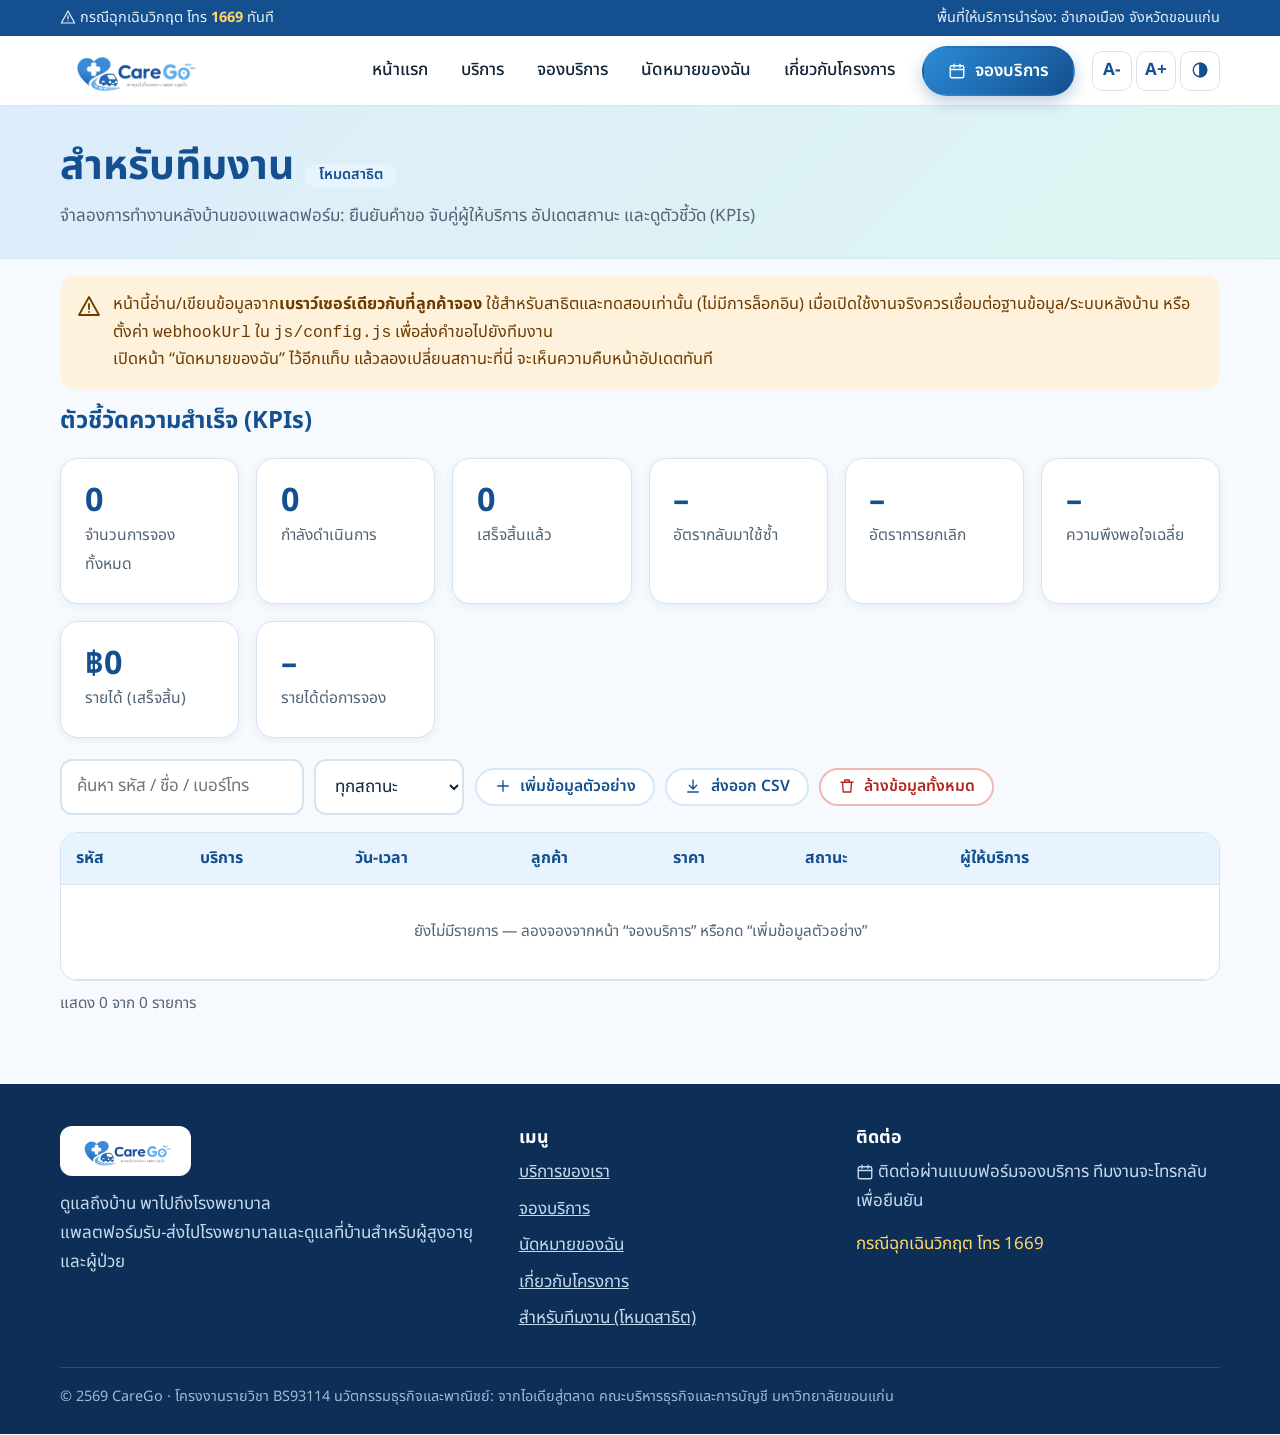
<file: admin.html>
<!DOCTYPE html>
<html lang="th" data-fs="1">
<head>
  <meta charset="utf-8">
  <meta name="viewport" content="width=device-width, initial-scale=1">
  <title>สำหรับทีมงาน (โหมดสาธิต) – CareGo</title>
  <meta name="robots" content="noindex">
  <meta name="theme-color" content="#14508f">
  <link rel="icon" href="assets/app-icon.jpg">
  <link rel="preconnect" href="https://fonts.googleapis.com">
  <link rel="preconnect" href="https://fonts.gstatic.com" crossorigin>
  <link href="https://fonts.googleapis.com/css2?family=Noto+Sans+Thai:wght@400;500;600;700&display=swap" rel="stylesheet">
  <link rel="stylesheet" href="css/style.css">
</head>
<body data-page="admin">
<div id="site-header"></div>

<main id="main">
  <div class="page-head">
    <div class="wrap">
      <h1>สำหรับทีมงาน <span class="tag">โหมดสาธิต</span></h1>
      <p>จำลองการทำงานหลังบ้านของแพลตฟอร์ม: ยืนยันคำขอ จับคู่ผู้ให้บริการ อัปเดตสถานะ และดูตัวชี้วัด (KPIs)</p>
    </div>
  </div>

  <div class="wrap" style="padding:1rem 0 3rem">
    <div class="notice warn"><span data-icon="alert"></span><span>หน้านี้อ่าน/เขียนข้อมูลจาก<b>เบราว์เซอร์เดียวกับที่ลูกค้าจอง</b> ใช้สำหรับสาธิตและทดสอบเท่านั้น (ไม่มีการล็อกอิน) เมื่อเปิดใช้งานจริงควรเชื่อมต่อฐานข้อมูล/ระบบหลังบ้าน หรือตั้งค่า <code>webhookUrl</code> ใน <code>js/config.js</code> เพื่อส่งคำขอไปยังทีมงาน<br>เปิดหน้า “นัดหมายของฉัน” ไว้อีกแท็บ แล้วลองเปลี่ยนสถานะที่นี่ จะเห็นความคืบหน้าอัปเดตทันที</span></div>

    <h2 style="font-size:1.4rem">ตัวชี้วัดความสำเร็จ (KPIs)</h2>
    <div class="kpis" id="kpis"></div>

    <div class="tools">
      <div class="field" style="margin:0;min-width:220px"><label for="q" class="sr-only">ค้นหา</label><input id="q" type="search" placeholder="ค้นหา รหัส / ชื่อ / เบอร์โทร"></div>
      <div class="field" style="margin:0"><label for="fs" class="sr-only">สถานะ</label>
        <select id="fs"><option value="all">ทุกสถานะ</option><option value="open">ที่ยังไม่เสร็จสิ้น</option></select></div>
      <button class="btn btn-ghost btn-sm" type="button" id="bSeed"><span data-icon="plus" data-size="18"></span> เพิ่มข้อมูลตัวอย่าง</button>
      <button class="btn btn-ghost btn-sm" type="button" id="bCsv"><span data-icon="download" data-size="18"></span> ส่งออก CSV</button>
      <button class="btn btn-danger btn-sm" type="button" id="bClear"><span data-icon="trash" data-size="18"></span> ล้างข้อมูลทั้งหมด</button>
    </div>

    <div class="table-wrap">
      <table>
        <thead><tr><th>รหัส</th><th>บริการ</th><th>วัน-เวลา</th><th>ลูกค้า</th><th>ราคา</th><th>สถานะ</th><th>ผู้ให้บริการ</th><th></th></tr></thead>
        <tbody id="rows"></tbody>
      </table>
    </div>
    <p class="hint" id="count" style="margin-top:.6rem"></p>
  </div>
</main>

<dialog id="confirmDlg" aria-labelledby="cfTitle">
  <div class="dlg-head"><h2 id="cfTitle">ล้างข้อมูลทั้งหมด?</h2></div>
  <div class="dlg-body"><p>ข้อมูลการจองทั้งหมดในเบราว์เซอร์นี้จะถูกลบและกู้คืนไม่ได้</p></div>
  <div class="dlg-foot"><button class="btn btn-ghost" type="button" id="cfNo">ยกเลิก</button><button class="btn btn-danger" type="button" id="cfYes">ลบทั้งหมด</button></div>
</dialog>

<div id="site-footer"></div>
<div class="toast" id="toast" role="status"></div>

<script src="js/config.js"></script>
<script src="js/data.js"></script>
<script src="js/store.js"></script>
<script src="js/icons.js"></script>
<script src="js/layout.js"></script>
<script src="js/admin.js"></script>
</body>
</html>
</file>
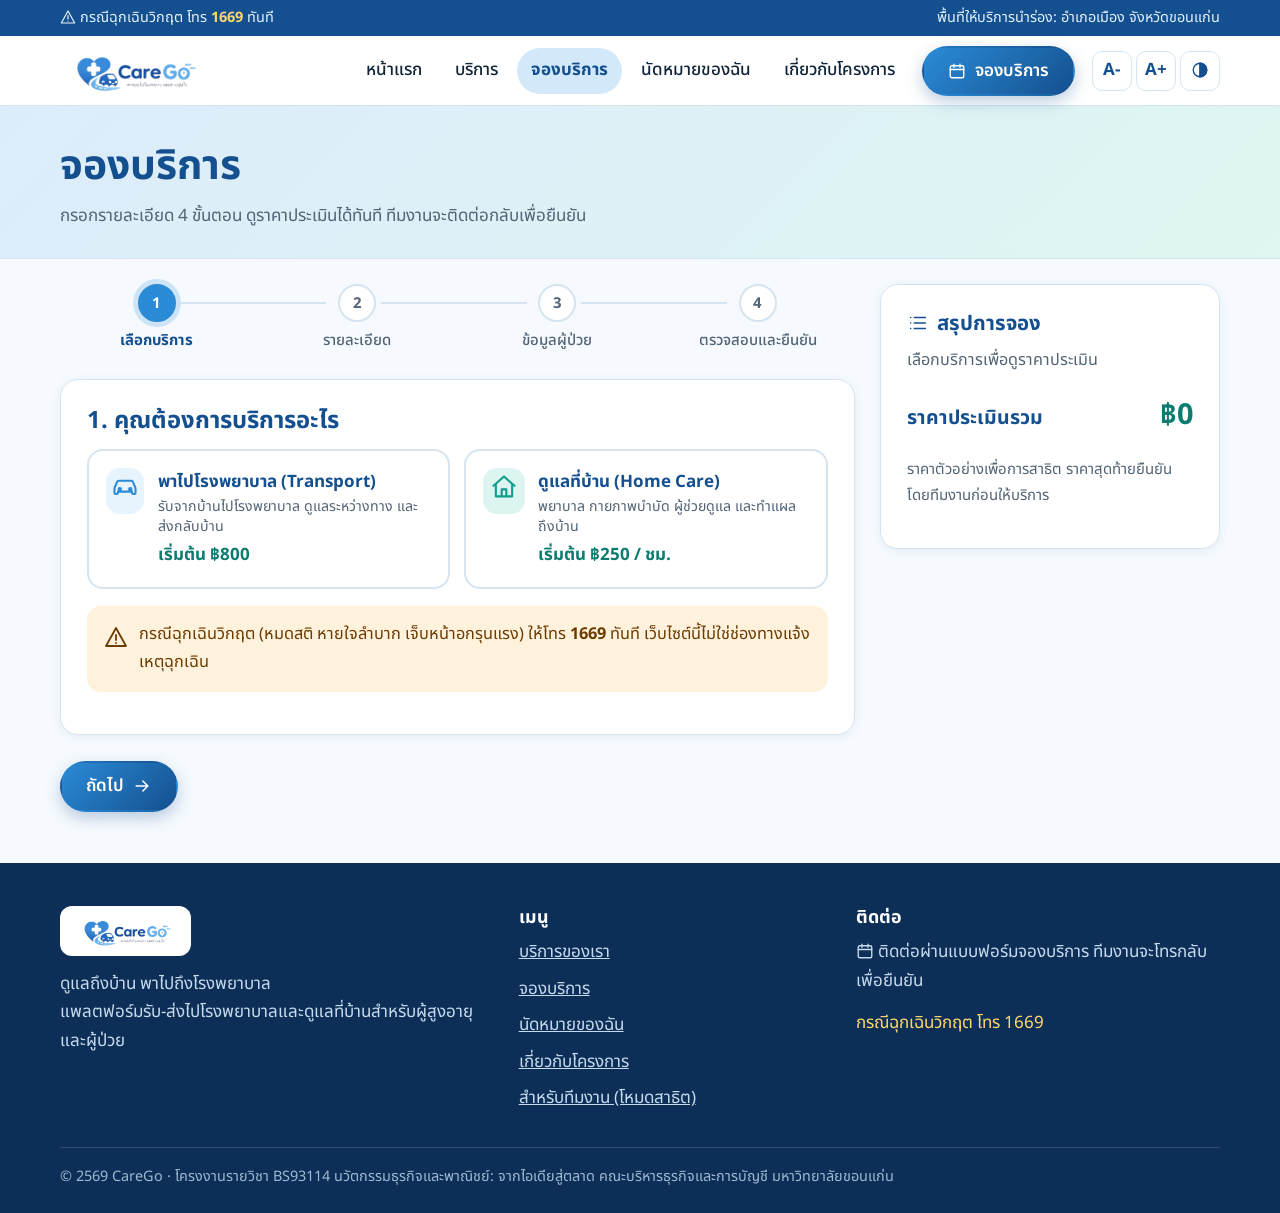
<file: booking.html>
<!DOCTYPE html>
<html lang="th" data-fs="1">
<head>
  <meta charset="utf-8">
  <meta name="viewport" content="width=device-width, initial-scale=1">
  <title>จองบริการ – CareGo</title>
  <meta name="description" content="จองบริการรับ-ส่งไปโรงพยาบาลหรือบริการดูแลที่บ้านกับ CareGo ดูราคาประเมินทันที">
  <meta name="theme-color" content="#14508f">
  <link rel="icon" href="assets/app-icon.jpg">
  <link rel="preconnect" href="https://fonts.googleapis.com">
  <link rel="preconnect" href="https://fonts.gstatic.com" crossorigin>
  <link href="https://fonts.googleapis.com/css2?family=Noto+Sans+Thai:wght@400;500;600;700&display=swap" rel="stylesheet">
  <link rel="stylesheet" href="css/style.css">
</head>
<body data-page="booking">
<div id="site-header"></div>

<main id="main">
  <div class="page-head">
    <div class="wrap">
      <h1>จองบริการ</h1>
      <p>กรอกรายละเอียด 4 ขั้นตอน ดูราคาประเมินได้ทันที ทีมงานจะติดต่อกลับเพื่อยืนยัน</p>
    </div>
  </div>

  <div class="wrap book-layout">
    <div class="book-main">
      <ol class="stepper" id="stepper" aria-label="ขั้นตอนการจอง">
        <li>เลือกบริการ</li>
        <li>รายละเอียด</li>
        <li>ข้อมูลผู้ป่วย</li>
        <li>ตรวจสอบและยืนยัน</li>
      </ol>

      <form id="bookForm" novalidate autocomplete="on">

        <!-- ===== ขั้นที่ 1 ===== -->
        <section class="panel" data-step="1" aria-labelledby="h1s">
          <h2 id="h1s" tabindex="-1">1. คุณต้องการบริการอะไร</h2>
          <fieldset class="group" id="g-type">
            <legend class="sr-only">ประเภทบริการ</legend>
            <div class="choice-grid c2">
              <label class="choice"><input type="radio" name="type" value="transport"><span class="box">
                <span class="icon-badge"><span data-icon="car"></span></span>
                <span><b>พาไปโรงพยาบาล (Transport)</b><small>รับจากบ้านไปโรงพยาบาล ดูแลระหว่างทาง และส่งกลับบ้าน</small><span class="p">เริ่มต้น ฿800</span></span></span></label>
              <label class="choice"><input type="radio" name="type" value="homecare"><span class="box">
                <span class="icon-badge teal"><span data-icon="home"></span></span>
                <span><b>ดูแลที่บ้าน (Home Care)</b><small>พยาบาล กายภาพบำบัด ผู้ช่วยดูแล และทำแผลถึงบ้าน</small><span class="p">เริ่มต้น ฿250 / ชม.</span></span></span></label>
            </div>
            <div class="err" role="alert">กรุณาเลือกประเภทบริการ</div>
          </fieldset>
          <div class="notice warn"><span data-icon="alert"></span><span>กรณีฉุกเฉินวิกฤต (หมดสติ หายใจลำบาก เจ็บหน้าอกรุนแรง) ให้โทร <b id="emNo">1669</b> ทันที เว็บไซต์นี้ไม่ใช่ช่องทางแจ้งเหตุฉุกเฉิน</span></div>
        </section>

        <!-- ===== ขั้นที่ 2 ===== -->
        <section class="panel" data-step="2" aria-labelledby="h2s" hidden>
          <h2 id="h2s" tabindex="-1">2. รายละเอียดบริการ</h2>

          <!-- Transport -->
          <div id="tp" hidden>
            <fieldset class="group" id="g-vehicle">
              <legend class="lg">ประเภทรถ</legend>
              <div class="choice-grid c3" id="vehicleChoices"></div>
              <div class="err" role="alert">กรุณาเลือกประเภทรถ</div>
            </fieldset>
            <div class="notice danger" id="emWarn" hidden><span data-icon="alert"></span><span>รถพยาบาลฉุกเฉินใช้สำหรับผู้ป่วยอาการหนักที่ต้องมีอุปกรณ์การแพทย์ หากผู้ป่วยอยู่ในภาวะวิกฤตในขณะนี้ <b>โปรดโทร 1669 ทันที</b> ไม่ต้องรอการยืนยันจากเว็บไซต์</span></div>

            <fieldset class="group" id="g-trip" style="margin-top:1rem">
              <legend class="lg">รูปแบบการเดินทาง</legend>
              <div class="choice-grid c3 pills" id="tripChoices"></div>
              <p class="hint" id="tripHint" style="margin:.4rem 0 0"></p>
            </fieldset>

            <div style="margin-top:1rem">
              <div class="field" data-req>
                <label for="hospital">โรงพยาบาล / สถานพยาบาลปลายทาง</label>
                <select id="hospital" name="hospital"></select>
                <div class="err" role="alert">กรุณาเลือกโรงพยาบาล</div>
              </div>
              <div class="field" id="hospitalOtherWrap" data-req hidden>
                <label for="hospitalOther">ชื่อสถานพยาบาล</label>
                <input id="hospitalOther" name="hospitalOther" type="text" placeholder="เช่น คลินิก...">
                <div class="err" role="alert">กรุณาระบุชื่อสถานพยาบาล</div>
              </div>
            </div>

            <div class="field" data-req>
              <label for="pickup">จุดรับ (ที่อยู่บ้าน / จุดสังเกต)</label>
              <textarea id="pickup" name="pickup" rows="2" placeholder="เช่น บ้านเลขที่ ซอย ถนน ตำบล และจุดสังเกต"></textarea>
              <div class="err" role="alert">กรุณาระบุจุดรับ</div>
            </div>
            <div class="field" id="dropoffWrap">
              <label for="dropoff">จุดส่งกลับ <span class="opt">(ถ้าไม่ใช่จุดรับเดิม)</span></label>
              <input id="dropoff" name="dropoff" type="text" placeholder="เว้นว่างไว้ = ส่งกลับที่จุดรับ">
            </div>
            <div class="field" id="stopsWrap" data-req hidden>
              <label for="stops">จุดแวะเพิ่มเติม</label>
              <textarea id="stops" name="stops" rows="2" placeholder="เช่น ร้านยา, บ้านญาติ ตามลำดับ"></textarea>
              <div class="err" role="alert">กรุณาระบุจุดแวะอย่างน้อย 1 จุด</div>
            </div>

            <div class="field">
              <label for="zone">ระยะทางจากตัวเมือง</label>
              <select id="zone" name="zone"></select>
            </div>

            <fieldset class="group">
              <legend class="lg">บริการเสริม <span class="opt">(เลือกได้หลายข้อ)</span></legend>
              <div class="choice-grid" id="extraChoices"></div>
            </fieldset>
            <div class="field" style="margin-top:1rem">
              <label for="apptNote">แผนก / เวลานัดแพทย์ <span class="opt">(ถ้ามี)</span></label>
              <input id="apptNote" name="apptNote" type="text" placeholder="เช่น คลินิกอายุรกรรม นัด 09:30 น.">
            </div>
          </div>

          <!-- Home Care -->
          <div id="hc" hidden>
            <fieldset class="group" id="g-service">
              <legend class="lg">ประเภทการดูแล</legend>
              <div class="choice-grid c2" id="serviceChoices"></div>
              <div class="err" role="alert">กรุณาเลือกประเภทการดูแล</div>
            </fieldset>
            <fieldset class="group" id="g-qty" style="margin-top:1rem">
              <legend class="lg" id="qtyLabel">จำนวน</legend>
              <div class="choice-grid c3 pills" id="qtyChoices"></div>
              <div class="err" role="alert">กรุณาเลือกจำนวน</div>
            </fieldset>
            <div class="field" data-req style="margin-top:1rem">
              <label for="address">ที่อยู่ที่ให้บริการ</label>
              <textarea id="address" name="address" rows="2" placeholder="บ้านเลขที่ ซอย ถนน ตำบล และจุดสังเกต"></textarea>
              <div class="err" role="alert">กรุณาระบุที่อยู่ที่ให้บริการ</div>
            </div>
            <div class="field">
              <label for="hcNotes">สิ่งที่ต้องการให้ดูแล <span class="opt">(ถ้ามี)</span></label>
              <textarea id="hcNotes" name="hcNotes" rows="2" placeholder="เช่น ต้องการให้ช่วยทำแผลที่ขา วัดความดันและให้ยามื้อเย็น"></textarea>
            </div>
          </div>

          <!-- วันเวลา -->
          <h3 style="margin-top:1.2rem">วันและเวลา</h3>
          <div class="row2">
            <div class="field" data-req>
              <label for="date">วันที่รับบริการ</label>
              <input id="date" name="date" type="date">
              <div class="err" role="alert">กรุณาเลือกวันที่</div>
            </div>
            <div class="field" data-req>
              <label for="time">เวลา</label>
              <select id="time" name="time"></select>
              <div class="err" role="alert">กรุณาเลือกเวลา</div>
            </div>
          </div>
          <p class="hint" id="leadHint"></p>
        </section>

        <!-- ===== ขั้นที่ 3 ===== -->
        <section class="panel" data-step="3" aria-labelledby="h3s" hidden>
          <h2 id="h3s" tabindex="-1">3. ข้อมูลผู้ป่วยและผู้ติดต่อ</h2>
          <h3>ผู้รับบริการ</h3>
          <div class="row2">
            <div class="field" data-req>
              <label for="pName">ชื่อ-นามสกุลผู้ป่วย</label>
              <input id="pName" name="pName" type="text" autocomplete="off">
              <div class="err" role="alert">กรุณากรอกชื่อผู้ป่วย</div>
            </div>
            <div class="field" data-req>
              <label for="pAge">อายุ (ปี)</label>
              <input id="pAge" name="pAge" type="number" min="1" max="120" inputmode="numeric" autocomplete="off">
              <div class="err" role="alert">กรุณากรอกอายุ (1–120)</div>
            </div>
          </div>
          <fieldset class="group" id="g-mobility">
            <legend class="lg">การเคลื่อนไหวของผู้ป่วย</legend>
            <div class="choice-grid c4 pills" id="mobilityChoices"></div>
            <div class="err" role="alert">กรุณาเลือกลักษณะการเคลื่อนไหว</div>
          </fieldset>
          <div class="notice info" id="mobHint" hidden><span data-icon="info"></span><span id="mobHintText"></span></div>
          <div class="field">
            <label for="pNotes">โรคประจำตัว / ข้อควรระวัง <span class="opt">(ถ้ามี)</span></label>
            <textarea id="pNotes" name="pNotes" rows="2" placeholder="กรอกเท่าที่จำเป็นต่อการดูแล เช่น เบาหวาน, แพ้ยา, ใช้ออกซิเจน"></textarea>
            <span class="hint">ข้อมูลนี้ใช้เพื่อจัดผู้ดูแลที่เหมาะสมเท่านั้น</span>
          </div>

          <h3 style="margin-top:1.4rem">ผู้ติดต่อ / ผู้จอง</h3>
          <div class="row2">
            <div class="field" data-req>
              <label for="cName">ชื่อ-นามสกุล</label>
              <input id="cName" name="cName" type="text" autocomplete="name">
              <div class="err" role="alert">กรุณากรอกชื่อผู้ติดต่อ</div>
            </div>
            <div class="field" data-req>
              <label for="cPhone">เบอร์โทรศัพท์</label>
              <input id="cPhone" name="cPhone" type="tel" inputmode="tel" autocomplete="tel" placeholder="เช่น 0812345678">
              <div class="err" role="alert">กรุณากรอกเบอร์โทรศัพท์ที่ถูกต้อง (9–10 หลัก ขึ้นต้นด้วย 0)</div>
            </div>
          </div>
          <div class="row2">
            <div class="field">
              <label for="cRelation">เกี่ยวข้องกับผู้ป่วยเป็น</label>
              <select id="cRelation" name="cRelation"></select>
            </div>
            <div class="field">
              <label for="cLine">LINE ID <span class="opt">(ถ้ามี)</span></label>
              <input id="cLine" name="cLine" type="text" autocomplete="off">
            </div>
          </div>
        </section>

        <!-- ===== ขั้นที่ 4 ===== -->
        <section class="panel" data-step="4" aria-labelledby="h4s" hidden>
          <h2 id="h4s" tabindex="-1">4. ตรวจสอบและยืนยัน</h2>
          <div class="review" id="review"></div>

          <fieldset class="group" id="g-payment">
            <legend class="lg">วิธีชำระเงิน</legend>
            <div class="choice-grid c2" id="paymentChoices"></div>
            <p class="hint">ยังไม่มีการตัดเงินออนไลน์ ทีมงานจะแจ้งยอดสุดท้ายและช่องทางชำระก่อนให้บริการ</p>
          </fieldset>

          <div class="group" id="g-consent" style="margin-top:1rem">
            <label class="check"><input type="checkbox" id="consent1" name="consent1"><span>ข้าพเจ้ายินยอมให้ CareGo เก็บ ใช้ และเปิดเผยข้อมูลส่วนบุคคลและข้อมูลสุขภาพที่กรอก แก่ผู้ให้บริการที่เกี่ยวข้อง เพื่อวัตถุประสงค์ในการจัดบริการตามคำขอนี้เท่านั้น ตาม พ.ร.บ.คุ้มครองข้อมูลส่วนบุคคล พ.ศ. 2562</span></label>
            <label class="check"><input type="checkbox" id="consent2" name="consent2"><span>ข้าพเจ้ารับทราบว่าราคาที่แสดงเป็นราคาประเมินเบื้องต้น และทีมงานจะติดต่อกลับเพื่อยืนยันรายละเอียดและราคาก่อนให้บริการ</span></label>
            <div class="err" role="alert">กรุณาให้ความยินยอมและรับทราบทั้ง 2 ข้อก่อนส่งคำขอ</div>
          </div>
        </section>

        <div class="form-nav no-print" id="formNav">
          <button type="button" class="btn btn-ghost" id="btnBack"><span data-icon="arrow-left" data-size="20"></span> ย้อนกลับ</button>
          <button type="button" class="btn btn-primary" id="btnNext">ถัดไป <span data-icon="arrow-right" data-size="20"></span></button>
          <button type="submit" class="btn btn-teal" id="btnSubmit" hidden><span data-icon="check" data-size="20"></span> ส่งคำขอจองบริการ</button>
        </div>
      </form>

      <!-- ===== สำเร็จ ===== -->
      <section class="panel success" id="success" hidden aria-live="polite">
        <div class="big"><span data-icon="check"></span></div>
        <h2 tabindex="-1" id="successTitle">ส่งคำขอจองเรียบร้อยแล้ว</h2>
        <p>รหัสการจองของคุณ</p>
        <div class="code" id="successCode"></div>
        <p>ทีมงานจะติดต่อกลับที่เบอร์ <b id="successPhone"></b> เพื่อยืนยันและจับคู่ผู้ให้บริการ<br>คุณสามารถติดตามสถานะได้ในหน้า “นัดหมายของฉัน”</p>
        <div class="btn-row">
          <a class="btn btn-primary" id="goTrack" href="my-bookings.html"><span data-icon="route" data-size="20"></span> ติดตามสถานะ</a>
          <a class="btn btn-ghost" id="btnLine" href="#" target="_blank" rel="noopener" hidden><span data-icon="chat" data-size="20"></span> ส่งคำขอทาง LINE</a>
          <button class="btn btn-ghost" type="button" id="btnIcs"><span data-icon="calendar" data-size="20"></span> เพิ่มในปฏิทิน</button>
          <a class="btn btn-ghost" href="booking.html"><span data-icon="plus" data-size="20"></span> จองเพิ่ม</a>
        </div>
      </section>
    </div>

    <!-- ===== สรุปราคา ===== -->
    <aside class="panel summary" id="summary" aria-label="สรุปราคาประเมิน">
      <h3><span data-icon="list" data-size="22"></span> สรุปการจอง</h3>
      <div id="sumBody"><p class="sum-empty">เลือกบริการเพื่อดูราคาประเมิน</p></div>
      <div class="sum-total"><span>ราคาประเมินรวม</span><b id="sumTotal">฿0</b></div>
      <p class="sum-info">ราคาตัวอย่างเพื่อการสาธิต ราคาสุดท้ายยืนยันโดยทีมงานก่อนให้บริการ</p>
    </aside>
  </div>
</main>

<div class="pricebar no-print" id="priceBar" aria-hidden="true"><span>ราคาประเมินรวม</span><b id="priceBarTotal">฿0</b></div>
<div id="site-footer"></div>
<div class="toast" id="toast" role="status"></div>

<script src="js/config.js"></script>
<script src="js/data.js"></script>
<script src="js/store.js"></script>
<script src="js/icons.js"></script>
<script src="js/layout.js"></script>
<script src="js/booking.js"></script>
</body>
</html>
</file>
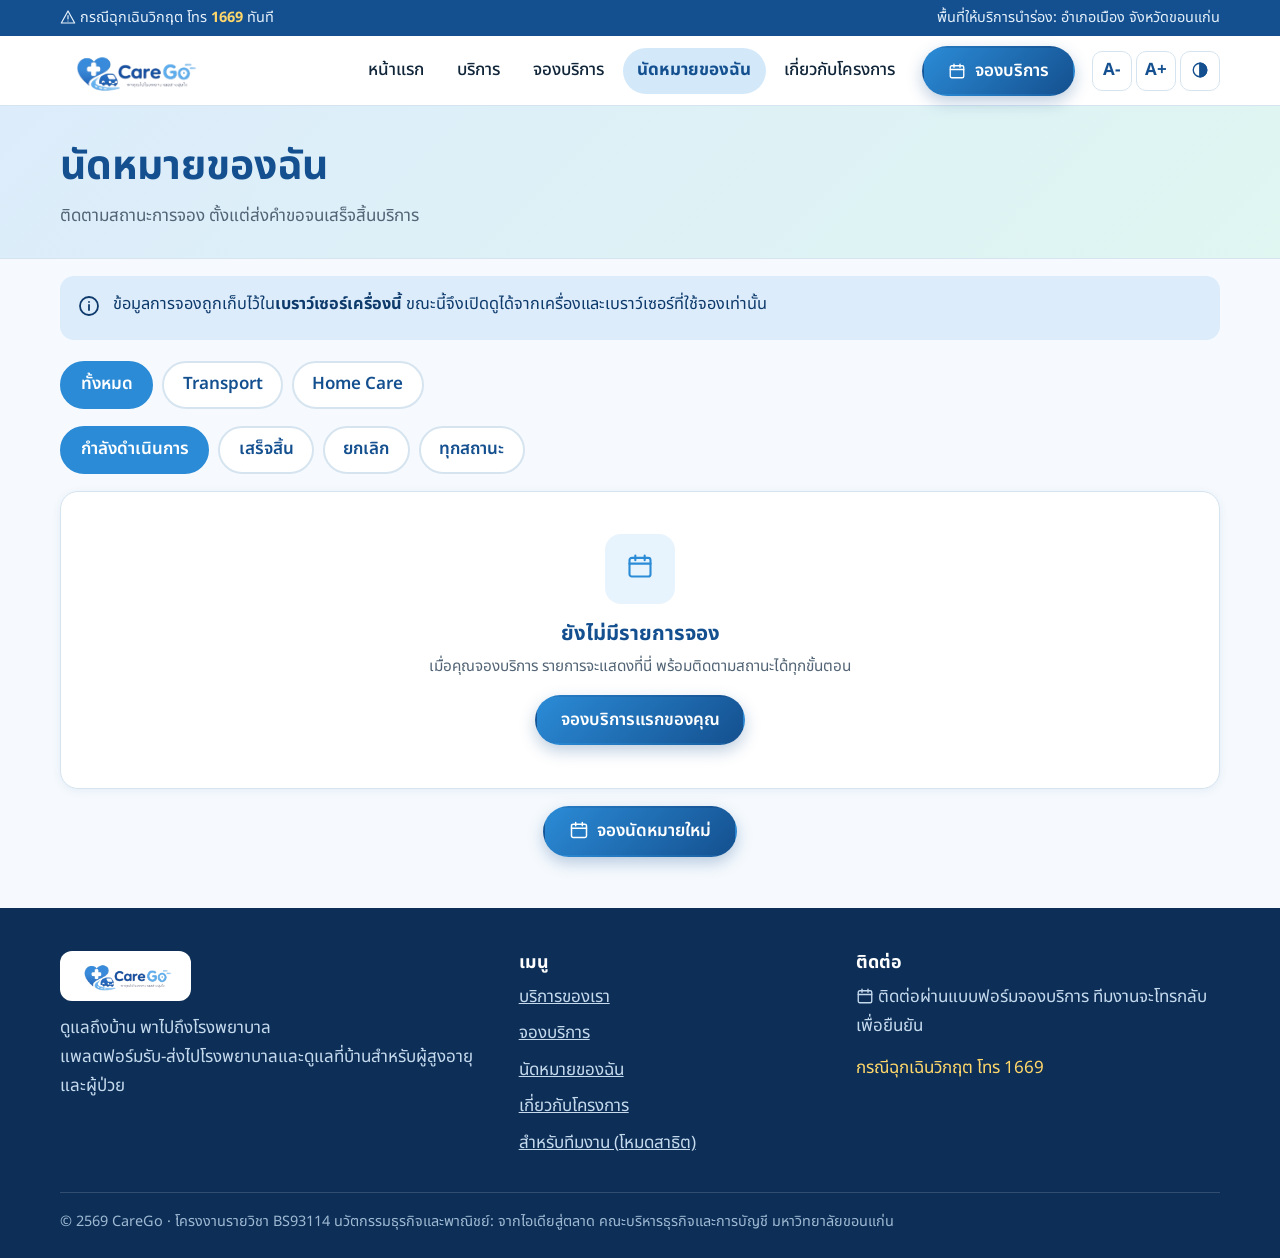
<file: my-bookings.html>
<!DOCTYPE html>
<html lang="th" data-fs="1">
<head>
  <meta charset="utf-8">
  <meta name="viewport" content="width=device-width, initial-scale=1">
  <title>นัดหมายของฉัน – CareGo</title>
  <meta name="description" content="ดูรายการจอง ติดตามสถานะแบบทีละขั้นตอน ยกเลิก เพิ่มลงปฏิทิน และให้คะแนนความพึงพอใจ">
  <meta name="theme-color" content="#14508f">
  <link rel="icon" href="assets/app-icon.jpg">
  <link rel="preconnect" href="https://fonts.googleapis.com">
  <link rel="preconnect" href="https://fonts.gstatic.com" crossorigin>
  <link href="https://fonts.googleapis.com/css2?family=Noto+Sans+Thai:wght@400;500;600;700&display=swap" rel="stylesheet">
  <link rel="stylesheet" href="css/style.css">
</head>
<body data-page="my">
<div id="site-header"></div>

<main id="main">
  <div class="page-head">
    <div class="wrap">
      <h1>นัดหมายของฉัน</h1>
      <p>ติดตามสถานะการจอง ตั้งแต่ส่งคำขอจนเสร็จสิ้นบริการ</p>
    </div>
  </div>

  <div class="wrap" style="padding:1rem 0 3rem">
    <div class="notice info"><span data-icon="info"></span><span>ข้อมูลการจองถูกเก็บไว้ใน<b>เบราว์เซอร์เครื่องนี้</b> ขณะนี้จึงเปิดดูได้จากเครื่องและเบราว์เซอร์ที่ใช้จองเท่านั้น</span></div>

    <div class="tabs" role="tablist" aria-label="กรองประเภทบริการ" id="tabs">
      <button class="tab" role="tab" data-f="all" aria-selected="true">ทั้งหมด</button>
      <button class="tab" role="tab" data-f="transport" aria-selected="false">Transport</button>
      <button class="tab" role="tab" data-f="homecare" aria-selected="false">Home Care</button>
    </div>
    <div class="tabs" style="margin-top:0" id="statusTabs" aria-label="กรองสถานะ">
      <button class="tab" data-s="active" aria-selected="true">กำลังดำเนินการ</button>
      <button class="tab" data-s="done" aria-selected="false">เสร็จสิ้น</button>
      <button class="tab" data-s="cancelled" aria-selected="false">ยกเลิก</button>
      <button class="tab" data-s="all" aria-selected="false">ทุกสถานะ</button>
    </div>

    <div class="bk-list" id="list" aria-live="polite"></div>

    <div class="btn-row"><a class="btn btn-primary" href="booking.html"><span data-icon="calendar" data-size="20"></span> จองนัดหมายใหม่</a></div>
  </div>
</main>

<!-- รายละเอียดการจอง -->
<dialog id="detail" aria-labelledby="dTitle">
  <div class="dlg-head">
    <div><h2 id="dTitle"></h2><div class="hint" id="dSub"></div></div>
    <button class="dlg-x" type="button" id="dClose" aria-label="ปิด"><span data-icon="x"></span></button>
  </div>
  <div class="dlg-body" id="dBody"></div>
  <div class="dlg-foot" id="dFoot"></div>
</dialog>

<!-- ยืนยันยกเลิก -->
<dialog id="cancelDlg" aria-labelledby="cTitle">
  <div class="dlg-head"><h2 id="cTitle">ยกเลิกการจอง?</h2><button class="dlg-x" type="button" id="cClose" aria-label="ปิด"><span data-icon="x"></span></button></div>
  <div class="dlg-body">
    <p>การยกเลิกไม่สามารถย้อนกลับได้ หากต้องการใช้บริการอีกครั้งต้องจองใหม่</p>
    <div class="field">
      <label for="cReason">เหตุผลที่ยกเลิก</label>
      <select id="cReason">
        <option>เปลี่ยนแผนการเดินทาง/นัดหมาย</option>
        <option>แพทย์เลื่อนนัด</option>
        <option>จัดหาผู้ดูแล/การเดินทางด้วยวิธีอื่นได้แล้ว</option>
        <option>ราคาไม่เหมาะสม</option>
        <option>จองผิดพลาด</option>
        <option>อื่น ๆ</option>
      </select>
    </div>
  </div>
  <div class="dlg-foot">
    <button class="btn btn-ghost" type="button" id="cKeep">กลับ ไม่ยกเลิก</button>
    <button class="btn btn-danger" type="button" id="cConfirm">ยืนยันยกเลิก</button>
  </div>
</dialog>

<div id="site-footer"></div>
<div class="toast" id="toast" role="status"></div>

<script src="js/config.js"></script>
<script src="js/data.js"></script>
<script src="js/store.js"></script>
<script src="js/icons.js"></script>
<script src="js/layout.js"></script>
<script src="js/my-bookings.js"></script>
</body>
</html>
</file>
<file: css/style.css>
/* ==========================================================
   CareGo – stylesheet หลัก
   โทนสีจากโลโก้: น้ำเงินเข้ม / ฟ้า / เขียวมิ้นต์ (ตามต้นแบบแอป)
   ปรับขนาดตัวอักษรผ่าน html[data-fs], คอนทราสต์สูงผ่าน html[data-contrast]
   ========================================================== */
:root {
  --navy: #14508f;
  --blue: #2b8bd6;
  --sky: #e8f4fd;
  --sky-2: #d3e9fa;
  --teal: #0f9d8e;
  --teal-dark: #0b7c70;
  --ink: #12263a;
  --muted: #526475;
  --line: #d6e4f0;
  --bg: #f6fafe;
  --card: #ffffff;
  --warn: #b45f06;  --warn-bg: #fff2dc;
  --ok: #0b7c4a;    --ok-bg: #dcf5e8;
  --info: #14508f;  --info-bg: #dcecfb;
  --done: #4a5a69;  --done-bg: #e9eef3;
  --bad: #b3261e;   --bad-bg: #fde5e3;
  --radius: 18px;
  --shadow: 0 8px 28px rgba(20, 80, 143, .10);
  --shadow-sm: 0 2px 10px rgba(20, 80, 143, .08);
  --font: 'Noto Sans Thai', 'Sarabun', 'Leelawadee UI', 'Tahoma', system-ui, sans-serif;
}
html { font-size: 17px; scroll-behavior: smooth; }
html[data-fs="0"] { font-size: 15.5px; }
html[data-fs="2"] { font-size: 19.5px; }
html[data-fs="3"] { font-size: 22px; }
html[data-contrast="high"] {
  --ink: #000; --muted: #1b2a38; --line: #5b7186; --bg: #fff; --sky: #eef6ff;
  --navy: #0b3a6b; --blue: #0b4f96; --teal: #066b60; --teal-dark: #044f47;
}
html[data-contrast="high"] .card, html[data-contrast="high"] .field input,
html[data-contrast="high"] .field select, html[data-contrast="high"] .field textarea { border-color: #1b2a38; }

*, *::before, *::after { box-sizing: border-box; }
[hidden] { display: none !important; }
body {
  margin: 0; font-family: var(--font); color: var(--ink); background: var(--bg);
  line-height: 1.7; -webkit-font-smoothing: antialiased;
}
img { max-width: 100%; display: block; }
a { color: var(--blue); }
h1, h2, h3, h4 { line-height: 1.3; margin: 0 0 .5em; color: var(--navy); font-weight: 700; }
h1 { font-size: clamp(2rem, 4.2vw, 3.1rem); }
h2 { font-size: clamp(1.55rem, 3vw, 2.15rem); }
h3 { font-size: 1.2rem; }
p { margin: 0 0 1em; }
.wrap { width: min(1160px, 100% - 2.5rem); margin-inline: auto; }
.ic { flex: none; vertical-align: -0.2em; }
:focus-visible { outline: 3px solid #f2a900; outline-offset: 2px; border-radius: 6px; }
.skip { position: absolute; left: -999px; top: 0; background: #fff; padding: .6rem 1rem; z-index: 100; }
.skip:focus { left: 8px; top: 8px; }
.sr-only { position: absolute; width: 1px; height: 1px; overflow: hidden; clip: rect(0 0 0 0); white-space: nowrap; }

/* ---------- ปุ่ม ---------- */
.btn {
  display: inline-flex; align-items: center; justify-content: center; gap: .5rem;
  font: inherit; font-weight: 600; text-decoration: none; cursor: pointer;
  padding: .75rem 1.4rem; min-height: 48px; border-radius: 999px; border: 2px solid transparent;
  transition: transform .12s, box-shadow .12s, background .12s; line-height: 1.2;
}
.btn:hover { transform: translateY(-1px); }
.btn:active { transform: none; }
.btn-primary { background: linear-gradient(135deg, var(--blue), var(--navy)); color: #fff; box-shadow: 0 6px 16px rgba(20, 80, 143, .28); }
.btn-teal { background: linear-gradient(135deg, #17b8a6, var(--teal-dark)); color: #fff; box-shadow: 0 6px 16px rgba(11, 124, 112, .28); }
.btn-ghost { background: #fff; color: var(--navy); border-color: var(--sky-2); }
.btn-ghost:hover { border-color: var(--blue); }
.btn-danger { background: #fff; color: var(--bad); border-color: #f1b8b3; }
.btn-sm { min-height: 38px; padding: .4rem 1rem; font-size: .92rem; }
.btn[disabled] { opacity: .5; cursor: not-allowed; transform: none; }

/* ---------- ส่วนหัว ---------- */
.topbar { background: var(--navy); color: #e6f1fb; font-size: .85rem; }
.topbar-in { display: flex; justify-content: space-between; gap: 1rem; padding: .35rem 0; flex-wrap: wrap; }
.topbar strong { color: #ffd76a; }
.site-header { position: sticky; top: 0; z-index: 50; background: rgba(255, 255, 255, .94); backdrop-filter: blur(10px); border-bottom: 1px solid var(--line); }
.head-in { display: flex; align-items: center; gap: 1rem; padding: .5rem 0; }
.brand img { height: 52px; width: auto; }
.nav { display: flex; align-items: center; gap: .25rem; margin-left: auto; }
.nav a:not(.btn) { color: var(--ink); text-decoration: none; padding: .5rem .85rem; border-radius: 999px; font-weight: 500; position: relative; }
.nav a:not(.btn):hover { background: var(--sky); }
.nav a[aria-current="page"] { background: var(--sky-2); color: var(--navy); font-weight: 700; }
.nav-cta { margin-left: .5rem; }
.nav-badge { background: #e5484d; color: #fff; font-size: .72rem; border-radius: 999px; padding: 0 .45rem; margin-left: .35rem; font-weight: 700; }
.a11y { display: flex; gap: .25rem; }
.a11y button { font: inherit; font-weight: 700; border: 1px solid var(--line); background: #fff; color: var(--navy); min-width: 40px; height: 40px; border-radius: 10px; cursor: pointer; }
.a11y button[aria-pressed="true"] { background: var(--navy); color: #fff; }
.burger { display: none; border: 0; background: none; color: var(--navy); cursor: pointer; padding: .4rem; }

/* ---------- Hero ---------- */
.hero {
  background:
    radial-gradient(900px 400px at 85% 0%, #cfe8fb 0%, transparent 70%),
    radial-gradient(700px 400px at 0% 100%, #d9f4ee 0%, transparent 70%), var(--bg);
  padding: clamp(2rem, 5vw, 4rem) 0 clamp(2.5rem, 5vw, 4.5rem); overflow: hidden;
}
.hero-grid { display: grid; grid-template-columns: 1.05fr 1fr; gap: 2.5rem; align-items: center; }
.eyebrow { display: inline-flex; gap: .5rem; align-items: center; background: #fff; border: 1px solid var(--line); border-radius: 999px; padding: .3rem .9rem; font-size: .88rem; color: var(--navy); font-weight: 600; margin-bottom: 1rem; box-shadow: var(--shadow-sm); }
.hero h1 { margin-bottom: .4em; }
.hero h1 .accent { color: var(--teal); }
.lead { font-size: 1.15rem; color: var(--muted); max-width: 36em; }
.hero-cta { display: flex; gap: .75rem; flex-wrap: wrap; margin: 1.5rem 0 1.25rem; }
.hero-points { list-style: none; padding: 0; margin: 0; display: grid; gap: .4rem; color: var(--muted); font-size: .98rem; }
.hero-points li { display: flex; gap: .5rem; align-items: center; }
.hero-points .ic { color: var(--teal); }
.hero-visual { position: relative; min-height: 420px; }
.phone {
  position: absolute; width: 44%; border-radius: 26px; overflow: hidden; border: 6px solid #0d2f57; background: #0d2f57;
  box-shadow: 0 24px 50px rgba(13, 47, 87, .28);
}
.phone img { width: 100%; height: auto; }
.phone.p1 { left: 2%; top: 14%; transform: rotate(-5deg); z-index: 2; }
.phone.p2 { left: 29%; top: 0; z-index: 3; width: 46%; }
.phone.p3 { right: 0; top: 18%; transform: rotate(5deg); z-index: 1; }

/* ---------- Sections ---------- */
section { padding: clamp(2.5rem, 5vw, 4.5rem) 0; }
.section-head { max-width: 46rem; margin: 0 auto 2.2rem; text-align: center; }
.section-head p { color: var(--muted); font-size: 1.08rem; }
.kicker { color: var(--teal); font-weight: 700; letter-spacing: .02em; font-size: .92rem; margin-bottom: .3rem; }
.alt { background: #fff; border-block: 1px solid var(--line); }
.band { background: linear-gradient(135deg, var(--navy), #0e3a6a); color: #fff; }
.band h2, .band h3 { color: #fff; }

.grid { display: grid; gap: 1.25rem; }
.g2 { grid-template-columns: repeat(2, 1fr); }
.g3 { grid-template-columns: repeat(3, 1fr); }
.g4 { grid-template-columns: repeat(4, 1fr); }
.card {
  background: var(--card); border: 1px solid var(--line); border-radius: var(--radius);
  padding: 1.4rem; box-shadow: var(--shadow-sm);
}
.card h3 { margin-bottom: .35rem; }
.card p:last-child { margin-bottom: 0; }
.icon-badge { width: 52px; height: 52px; display: grid; place-items: center; border-radius: 16px; background: var(--sky); color: var(--blue); margin-bottom: .9rem; }
.icon-badge.teal { background: #dcf5f1; color: var(--teal); }
.icon-badge .ic { width: 28px; height: 28px; }

.stats { display: grid; grid-template-columns: repeat(4, 1fr); gap: 1rem; text-align: center; }
.stat b { display: block; font-size: clamp(1.8rem, 4vw, 2.6rem); color: #fff; line-height: 1.1; }
.stat span { color: #c8def2; font-size: .95rem; }

/* บริการ */
.svc-block { margin-bottom: 2.5rem; }
.svc-title { display: flex; align-items: center; gap: .75rem; margin-bottom: 1rem; }
.svc-title h3 { margin: 0; font-size: 1.5rem; }
.svc-title .tag { margin-left: auto; }
.svc-card { display: flex; flex-direction: column; gap: .3rem; transition: transform .15s, box-shadow .15s; }
.svc-card:hover { transform: translateY(-3px); box-shadow: var(--shadow); }
.price { color: var(--teal-dark); font-weight: 700; font-size: 1.2rem; margin-top: auto; padding-top: .6rem; }
.price small { color: var(--muted); font-weight: 400; font-size: .85rem; }
.meta { color: var(--muted); font-size: .93rem; display: flex; gap: .4rem; align-items: center; }
.tag { display: inline-block; background: var(--sky); color: var(--navy); border-radius: 999px; padding: .15rem .8rem; font-size: .85rem; font-weight: 600; }

/* ขั้นตอน */
.steps { counter-reset: s; display: grid; grid-template-columns: repeat(4, 1fr); gap: 1.25rem; }
.step { position: relative; padding-top: 2.6rem; }
.step::before { counter-increment: s; content: counter(s); position: absolute; top: 0; left: 1.2rem; width: 42px; height: 42px; border-radius: 50%; background: linear-gradient(135deg, var(--blue), var(--navy)); color: #fff; display: grid; place-items: center; font-weight: 700; transform: translateY(-50%); box-shadow: 0 4px 12px rgba(20, 80, 143, .3); }

/* ตัวอย่างแอป */
.shots { display: flex; gap: 1.2rem; overflow-x: auto; padding: .5rem .25rem 1.5rem; scroll-snap-type: x mandatory; }
.shot { flex: 0 0 auto; width: 210px; scroll-snap-align: center; text-align: center; font-size: .9rem; color: var(--muted); }
.shot .phone-frame { border: 6px solid #0d2f57; border-radius: 28px; overflow: hidden; box-shadow: var(--shadow); margin-bottom: .6rem; background: #0d2f57; }

/* รูปภาพ */
.photo { border-radius: var(--radius); overflow: hidden; box-shadow: var(--shadow); }
.photo img { width: 100%; height: 100%; object-fit: cover; }
.split { display: grid; grid-template-columns: 1fr 1fr; gap: 2.5rem; align-items: center; }
.photo-stack { display: grid; grid-template-columns: 1fr 1fr; gap: .8rem; }
.photo-stack .photo:first-child { grid-row: span 2; }

.quote { background: linear-gradient(135deg, #eaf5fe, #e3f7f3); border-radius: var(--radius); padding: 1.6rem; border: 1px solid var(--line); }
.quote .who { font-weight: 700; color: var(--navy); }
.checklist { list-style: none; padding: 0; margin: 0 0 1em; display: grid; gap: .55rem; }
.checklist li { display: flex; gap: .6rem; align-items: flex-start; }
.checklist .ic { color: var(--teal); margin-top: .25rem; }

/* FAQ */
.faq details { background: #fff; border: 1px solid var(--line); border-radius: 14px; padding: .2rem 1.1rem; margin-bottom: .7rem; }
.faq summary { cursor: pointer; font-weight: 600; padding: .8rem 0; list-style: none; display: flex; justify-content: space-between; gap: 1rem; color: var(--navy); }
.faq summary::-webkit-details-marker { display: none; }
.faq summary::after { content: '+'; font-size: 1.4rem; line-height: 1; color: var(--blue); }
.faq details[open] summary::after { content: '−'; }
.faq details p { color: var(--muted); }

.cta-band { text-align: center; }
.cta-band p { color: #cfe3f6; max-width: 38rem; margin-inline: auto; }

/* ---------- ฟอร์ม ---------- */
.page-head { background: linear-gradient(135deg, #dcecfb, #dff6f1); padding: 2rem 0 1.6rem; border-bottom: 1px solid var(--line); }
.page-head h1 { font-size: clamp(1.7rem, 3.5vw, 2.4rem); margin-bottom: .2em; }
.page-head p { color: var(--muted); margin: 0; }
.field { display: grid; gap: .35rem; margin-bottom: 1rem; }
.field label, .field legend { font-weight: 600; color: var(--ink); }
.field .opt { color: var(--muted); font-weight: 400; font-size: .88rem; }
.field input, .field select, .field textarea {
  font: inherit; color: var(--ink); background: #fff; border: 2px solid var(--line); border-radius: 12px;
  padding: .7rem .9rem; min-height: 50px; width: 100%;
}
.field textarea { min-height: 92px; resize: vertical; }
.field input:focus, .field select:focus, .field textarea:focus { outline: none; border-color: var(--blue); box-shadow: 0 0 0 4px rgba(43, 139, 214, .18); }
.field.invalid input, .field.invalid select, .field.invalid textarea { border-color: var(--bad); background: #fffafa; }
.err { color: var(--bad); font-size: .9rem; display: none; }
.field.invalid .err, .group.invalid .err { display: block; }
.hint { color: var(--muted); font-size: .9rem; }
fieldset { border: 0; padding: 0; margin: 0 0 1rem; min-width: 0; }
legend.lg { font-weight: 600; padding: 0; margin-bottom: .45rem; }
legend.lg .opt { color: var(--muted); font-weight: 400; font-size: .88rem; }
.row2 { display: grid; grid-template-columns: 1fr 1fr; gap: 1rem; }
.row3 { display: grid; grid-template-columns: repeat(3, 1fr); gap: 1rem; }

.choice-grid { display: grid; gap: .8rem; }
.choice-grid.c2 { grid-template-columns: repeat(2, 1fr); }
.choice-grid.c3 { grid-template-columns: repeat(3, 1fr); }
.choice-grid.c4 { grid-template-columns: repeat(4, 1fr); }
.choice { position: relative; }
.choice input { position: absolute; opacity: 0; inset: 0; width: 100%; height: 100%; cursor: pointer; margin: 0; }
.choice .box {
  display: flex; gap: .8rem; align-items: flex-start; height: 100%;
  background: #fff; border: 2px solid var(--line); border-radius: 16px; padding: 1rem; transition: border-color .12s, background .12s, box-shadow .12s;
}
.choice .box .icon-badge { margin: 0; width: 46px; height: 46px; border-radius: 14px; }
.choice .box b { display: block; color: var(--navy); }
.choice .box small { color: var(--muted); display: block; line-height: 1.45; }
.choice .box .p { color: var(--teal-dark); font-weight: 700; margin-top: .2rem; display: block; }
.choice input:checked + .box { border-color: var(--blue); background: #f1f8fe; box-shadow: 0 0 0 4px rgba(43, 139, 214, .14); }
.choice input:focus-visible + .box { outline: 3px solid #f2a900; outline-offset: 2px; }
.choice.pill .box { padding: .65rem 1rem; text-align: center; justify-content: center; align-items: center; border-radius: 999px; font-weight: 600; }
.choice input[type="checkbox"]:checked + .box::after { content: '✓'; margin-left: auto; color: var(--blue); font-weight: 700; }

.check { display: flex; gap: .7rem; align-items: flex-start; margin-bottom: .8rem; cursor: pointer; }
.check input { width: 24px; height: 24px; margin-top: .2rem; accent-color: var(--blue); flex: none; }
.group.invalid { outline: 2px solid var(--bad); outline-offset: 6px; border-radius: 12px; }

.notice { display: flex; gap: .7rem; border-radius: 14px; padding: .9rem 1rem; margin: 0 0 1rem; font-size: .96rem; align-items: flex-start; }
.notice .ic { margin-top: .2rem; }
.notice.info { background: var(--info-bg); color: #0d3a6b; }
.notice.warn { background: var(--warn-bg); color: #6d3b00; }
.notice.danger { background: var(--bad-bg); color: #7a1912; }
.notice.ok { background: var(--ok-bg); color: #07502f; }

/* ตัวนำทางขั้นตอนการจอง */
.stepper { display: flex; gap: .4rem; list-style: none; margin: 0 0 1.5rem; padding: 0; counter-reset: st; }
.stepper li { flex: 1; text-align: center; font-size: .88rem; color: var(--muted); position: relative; padding-top: 2.6rem; font-weight: 500; }
.stepper li::before { counter-increment: st; content: counter(st); position: absolute; top: 0; left: 50%; transform: translateX(-50%); width: 38px; height: 38px; border-radius: 50%; background: #fff; border: 2px solid var(--line); display: grid; place-items: center; font-weight: 700; color: var(--muted); z-index: 1; }
.stepper li::after { content: ''; position: absolute; top: 18px; left: calc(50% + 24px); right: calc(-50% + 24px); height: 2px; background: var(--line); }
.stepper li:last-child::after { display: none; }
.stepper li.done::before { content: '✓'; background: var(--teal); border-color: var(--teal); color: #fff; }
.stepper li.done::after { background: var(--teal); }
.stepper li.current { color: var(--navy); font-weight: 700; }
.stepper li.current::before { background: var(--blue); border-color: var(--blue); color: #fff; box-shadow: 0 0 0 5px rgba(43, 139, 214, .2); }

.book-layout { display: grid; grid-template-columns: 1fr 340px; gap: 1.5rem; align-items: start; padding: 1.5rem 0 3rem; }
.book-main { min-width: 0; }
.panel { background: #fff; border: 1px solid var(--line); border-radius: var(--radius); padding: 1.5rem; box-shadow: var(--shadow-sm); }
.panel h2 { font-size: 1.4rem; }
.form-nav { display: flex; justify-content: space-between; gap: 1rem; margin-top: 1.5rem; flex-wrap: wrap; }
.summary { position: sticky; top: 96px; }
.pricebar { display: none; }
.summary h3 { display: flex; gap: .5rem; align-items: center; }
.sum-list { list-style: none; padding: 0; margin: 0 0 1rem; font-size: .96rem; }
.sum-list li { display: flex; justify-content: space-between; gap: 1rem; padding: .45rem 0; border-bottom: 1px dashed var(--line); }
.sum-list li span:last-child { text-align: right; font-weight: 600; white-space: nowrap; }
.sum-empty { color: var(--muted); font-size: .95rem; }
.sum-total { display: flex; justify-content: space-between; align-items: baseline; font-size: 1.15rem; font-weight: 700; color: var(--navy); }
.sum-total b { font-size: 1.7rem; color: var(--teal-dark); }
.sum-info { margin-top: 1rem; color: var(--muted); font-size: .88rem; }
.review dl { display: grid; grid-template-columns: 9rem 1fr; gap: .45rem 1rem; margin: 0 0 1rem; }
.review dt { color: var(--muted); }
.review dd { margin: 0; font-weight: 600; word-break: break-word; }
.review h3 { margin-top: 1.2rem; padding-top: 1rem; border-top: 1px solid var(--line); }
.review h3:first-of-type { border: 0; padding: 0; margin-top: 0; }

.success { text-align: center; }
.success .big { width: 84px; height: 84px; border-radius: 50%; background: var(--ok-bg); color: var(--ok); display: grid; place-items: center; margin: 0 auto 1rem; }
.success .big .ic { width: 46px; height: 46px; }
.code { display: inline-block; font-family: ui-monospace, Menlo, Consolas, monospace; font-size: 1.5rem; letter-spacing: .08em; background: var(--sky); color: var(--navy); padding: .3rem 1rem; border-radius: 12px; font-weight: 700; margin: .4rem 0 1rem; }
.btn-row { display: flex; gap: .7rem; flex-wrap: wrap; justify-content: center; margin-top: 1rem; }

/* ---------- นัดหมายของฉัน ---------- */
.tabs { display: flex; gap: .5rem; flex-wrap: wrap; margin: 1.2rem 0 1rem; }
.tab { font: inherit; font-weight: 600; background: #fff; border: 2px solid var(--line); color: var(--navy); border-radius: 999px; padding: .45rem 1.1rem; cursor: pointer; min-height: 44px; }
.tab[aria-selected="true"] { background: var(--blue); border-color: var(--blue); color: #fff; }
.bk-list { display: grid; gap: 1rem; }
.bk { display: grid; grid-template-columns: auto 1fr auto; gap: 1rem; align-items: center; cursor: pointer; transition: box-shadow .15s, transform .15s; }
.bk:hover { box-shadow: var(--shadow); transform: translateY(-2px); }
.bk .icon-badge { margin: 0; }
.bk h3 { margin: 0 0 .1rem; font-size: 1.08rem; }
.bk .meta + .meta { margin-top: .1rem; }
.bk-side { text-align: right; display: grid; gap: .4rem; justify-items: end; }
.badge { display: inline-block; padding: .15rem .8rem; border-radius: 999px; font-size: .85rem; font-weight: 700; white-space: nowrap; }
.badge.warn { background: var(--warn-bg); color: var(--warn); }
.badge.ok { background: var(--ok-bg); color: var(--ok); }
.badge.info { background: var(--info-bg); color: var(--info); }
.badge.done { background: var(--done-bg); color: var(--done); }
.badge.bad { background: var(--bad-bg); color: var(--bad); }
.empty { text-align: center; padding: 2.5rem 1rem; }
.empty .icon-badge { margin: 0 auto 1rem; width: 70px; height: 70px; }

dialog { border: 0; border-radius: 22px; padding: 0; width: min(640px, 94vw); max-height: 92vh; box-shadow: 0 30px 80px rgba(0, 0, 0, .35); color: var(--ink); font-family: var(--font); }
dialog::backdrop { background: rgba(10, 30, 55, .55); }
.dlg-head { display: flex; justify-content: space-between; align-items: flex-start; gap: 1rem; padding: 1.2rem 1.4rem; background: var(--sky); border-bottom: 1px solid var(--line); }
.dlg-head h2 { margin: 0; font-size: 1.3rem; }
.dlg-x { border: 0; background: #fff; border-radius: 50%; width: 42px; height: 42px; cursor: pointer; color: var(--navy); display: grid; place-items: center; flex: none; }
.dlg-body { padding: 1.3rem 1.4rem; overflow: auto; max-height: calc(92vh - 150px); }
.dlg-foot { padding: 1rem 1.4rem; border-top: 1px solid var(--line); display: flex; gap: .6rem; flex-wrap: wrap; justify-content: flex-end; background: #fafcfe; }

.timeline { list-style: none; margin: 1rem 0 1.4rem; padding: 0; }
.timeline li { position: relative; padding: 0 0 1.2rem 2.4rem; color: var(--muted); }
.timeline li::before { content: ''; position: absolute; left: 10px; top: 26px; bottom: -2px; width: 2px; background: var(--line); }
.timeline li:last-child::before { display: none; }
.timeline li .dot { position: absolute; left: 0; top: 2px; width: 22px; height: 22px; border-radius: 50%; background: #fff; border: 2px solid var(--line); display: grid; place-items: center; }
.timeline li.done { color: var(--ink); }
.timeline li.done .dot { background: var(--teal); border-color: var(--teal); }
.timeline li.done .dot::after { content: ''; width: 6px; height: 10px; border: solid #fff; border-width: 0 2px 2px 0; transform: rotate(45deg) translate(-1px, -1px); }
.timeline li.done::before { background: var(--teal); }
.timeline li.current .dot { border-color: var(--blue); background: var(--blue); box-shadow: 0 0 0 5px rgba(43, 139, 214, .22); }
.timeline li.current b { color: var(--navy); }
.timeline li b { display: block; }
.timeline li small { display: block; }
.timeline li time { font-size: .84rem; color: var(--muted); }
.stars { display: inline-flex; gap: .2rem; }
.stars button { border: 0; background: none; font-size: 2rem; line-height: 1; cursor: pointer; color: #c9d4de; padding: .1rem; }
.stars button.on { color: #f2a900; }
.stars-ro { color: #f2a900; letter-spacing: .1em; }
.kv { display: grid; grid-template-columns: 8.5rem 1fr; gap: .35rem 1rem; margin: 0 0 1rem; }
.kv dt { color: var(--muted); }
.kv dd { margin: 0; font-weight: 600; word-break: break-word; }

/* ---------- ทีมงาน (admin) ---------- */
.kpis { display: grid; grid-template-columns: repeat(auto-fit, minmax(170px, 1fr)); gap: 1rem; margin: 1.2rem 0; }
.kpi b { display: block; font-size: 1.9rem; color: var(--navy); line-height: 1.2; }
.kpi span { color: var(--muted); font-size: .92rem; }
.table-wrap { overflow-x: auto; background: #fff; border: 1px solid var(--line); border-radius: var(--radius); }
table { width: 100%; border-collapse: collapse; font-size: .94rem; }
th, td { padding: .7rem .9rem; text-align: left; border-bottom: 1px solid var(--line); vertical-align: top; }
th { background: var(--sky); color: var(--navy); white-space: nowrap; }
td select { font: inherit; padding: .3rem .4rem; border-radius: 8px; border: 1px solid var(--line); max-width: 190px; }
.tools { display: flex; gap: .6rem; flex-wrap: wrap; align-items: center; margin: 1rem 0; }

/* ---------- ตาราง/เนื้อหาหน้า about ---------- */
.toc { display: flex; gap: .5rem; flex-wrap: wrap; margin: 1.2rem 0 0; }
.toc a { background: #fff; border: 1px solid var(--line); border-radius: 999px; padding: .3rem 1rem; text-decoration: none; color: var(--navy); font-weight: 600; font-size: .92rem; }
.toc a:hover { background: var(--sky); }
.chapter { scroll-margin-top: 90px; }
.chapter-head { display: flex; align-items: center; gap: 1rem; margin-bottom: 1.5rem; }
.chapter-no { background: linear-gradient(135deg, var(--blue), var(--navy)); color: #fff; font-weight: 700; padding: .3rem 1rem; border-radius: 999px; font-size: .95rem; white-space: nowrap; }
.chapter-head h2 { margin: 0; }
.data-table { width: 100%; background: #fff; border: 1px solid var(--line); border-radius: 14px; overflow: hidden; border-collapse: separate; border-spacing: 0; }
.data-table th { background: #7aa3cf; color: #fff; }
.team { display: grid; grid-template-columns: repeat(auto-fit, minmax(190px, 1fr)); gap: 1rem; }
.person { text-align: center; }
.avatar { width: 64px; height: 64px; border-radius: 50%; margin: 0 auto .6rem; display: grid; place-items: center; background: var(--sky-2); color: var(--navy); font-weight: 700; font-size: 1.4rem; }
.refs { padding-left: 1.2rem; color: var(--muted); }
.refs li { margin-bottom: .6rem; }

/* ---------- ส่วนท้าย ---------- */
.site-footer { background: #0d2f57; color: #c6daee; padding-top: 2.5rem; }
.foot-grid { display: grid; grid-template-columns: 1.4fr 1fr 1.2fr; gap: 2rem; }
.site-footer h3 { color: #fff; font-size: 1.05rem; }
.site-footer ul { list-style: none; padding: 0; margin: 0; display: grid; gap: .45rem; }
.site-footer a { color: #c6daee; }
.site-footer a:hover { color: #fff; }
.foot-logo { height: 50px; width: auto; background: #fff; padding: .35rem .7rem; border-radius: 12px; margin-bottom: .8rem; }
.foot-note { margin-top: .8rem; color: #ffd76a; }
.foot-bottom { border-top: 1px solid rgba(255, 255, 255, .15); margin-top: 2rem; padding: 1rem 0 1.4rem; font-size: .85rem; color: #9fb9d3; }

.toast { position: fixed; left: 50%; bottom: 1.5rem; transform: translate(-50%, 30px); background: #0d2f57; color: #fff; padding: .8rem 1.4rem; border-radius: 999px; opacity: 0; transition: .25s; z-index: 200; pointer-events: none; box-shadow: var(--shadow); }
.toast.show { opacity: 1; transform: translate(-50%, 0); }

/* ---------- Responsive ---------- */
@media (max-width: 980px) {
  .hero-grid, .split { grid-template-columns: 1fr; }
  .hero-visual { min-height: 380px; max-width: 520px; margin: 0 auto; width: 100%; }
  .g4, .steps, .stats { grid-template-columns: repeat(2, 1fr); }
  .g3 { grid-template-columns: repeat(2, 1fr); }
  .book-layout { grid-template-columns: 1fr; }
  .summary { position: static; }
  .pricebar { display: flex; position: fixed; left: 0; right: 0; bottom: 0; z-index: 40; justify-content: space-between; align-items: center; background: #0d2f57; color: #fff; padding: .65rem 1.25rem; box-shadow: 0 -6px 20px rgba(0, 0, 0, .2); }
  .pricebar b { font-size: 1.3rem; color: #7be0d3; }
  body[data-page="booking"] { padding-bottom: 3.6rem; }
  .foot-grid { grid-template-columns: 1fr 1fr; }
  .burger { display: block; order: 4; }
  .a11y { order: 3; margin-left: auto; }
  .nav { display: none; position: absolute; top: 100%; left: 0; right: 0; background: #fff; flex-direction: column; align-items: stretch; padding: .8rem 1.25rem 1.2rem; border-bottom: 1px solid var(--line); box-shadow: var(--shadow); margin: 0; }
  .nav.open { display: flex; }
  .nav a:not(.btn) { padding: .8rem 1rem; }
  .nav-cta { margin: .5rem 0 0; }
  .head-in { position: relative; }
  .topbar-r { display: none; }
}
@media (max-width: 640px) {
  html { font-size: 16.5px; }
  .g2, .g3, .g4, .steps, .row2, .row3, .choice-grid.c2, .choice-grid.c3, .choice-grid.c4, .foot-grid { grid-template-columns: 1fr; }
  .choice-grid.c4.pills, .choice-grid.c3.pills { grid-template-columns: repeat(2, 1fr); }
  .stats { grid-template-columns: repeat(2, 1fr); }
  .stepper li { font-size: .74rem; }
  .bk { grid-template-columns: auto 1fr; }
  .bk-side { grid-column: 1 / -1; text-align: left; justify-items: start; grid-auto-flow: column; justify-content: space-between; align-items: center; }
  .review dl, .kv { grid-template-columns: 1fr; gap: .1rem; }
  .review dd, .kv dd { margin-bottom: .6rem; }
  .brand img { height: 44px; }
  .a11y button { min-width: 36px; height: 36px; }
  .hero-visual { min-height: 320px; }
  .head-in { gap: .5rem; }
  .a11y { gap: .15rem; }
}
@media (prefers-reduced-motion: reduce) { * { transition: none !important; scroll-behavior: auto !important; } }

/* ---------- พิมพ์ใบยืนยัน ---------- */
@media print {
  .topbar, .site-header, .site-footer, .dlg-foot, .dlg-x, .btn, .no-print { display: none !important; }
  body { background: #fff; }
  body.printing-detail > main, body.printing-detail #site-footer { display: none !important; }
  dialog:not([open]) { display: none !important; }
  dialog { position: static; box-shadow: none; width: 100%; max-height: none; }
  .dlg-body { max-height: none; overflow: visible; }
}
</file>
